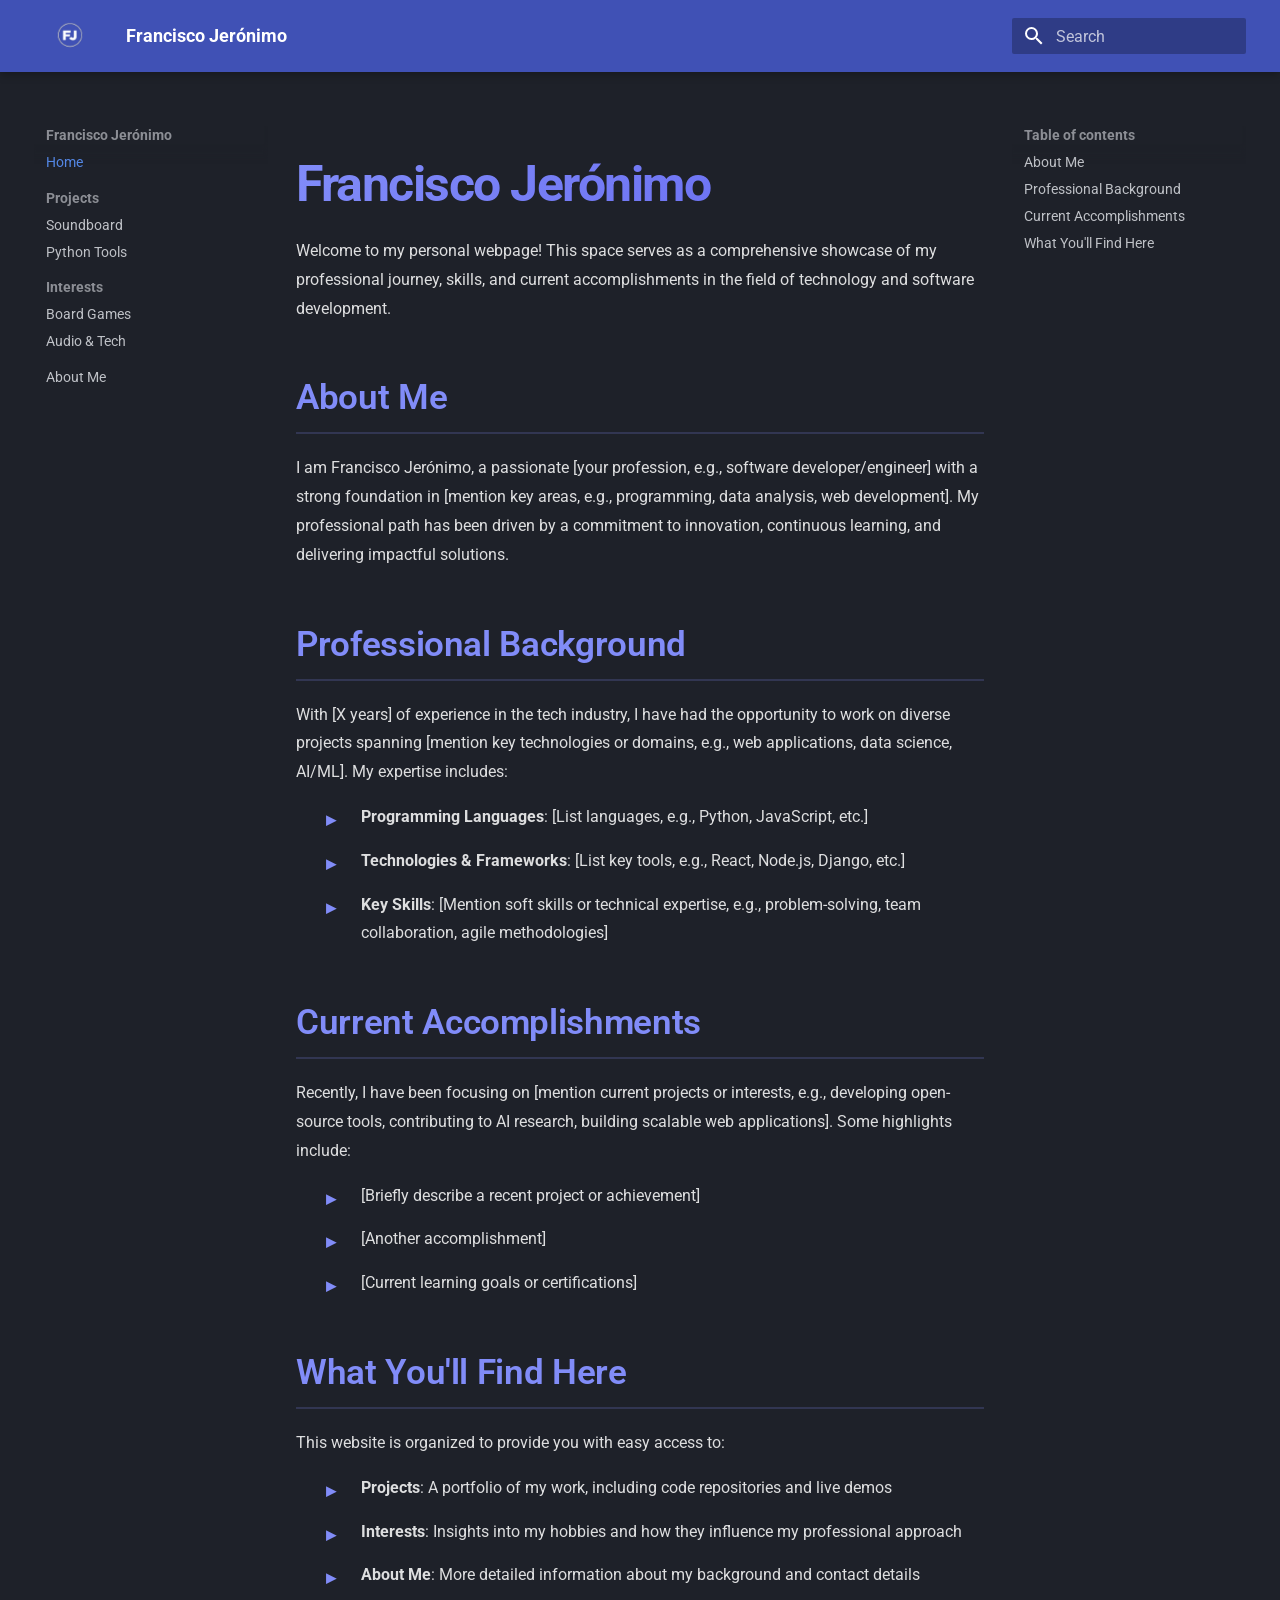
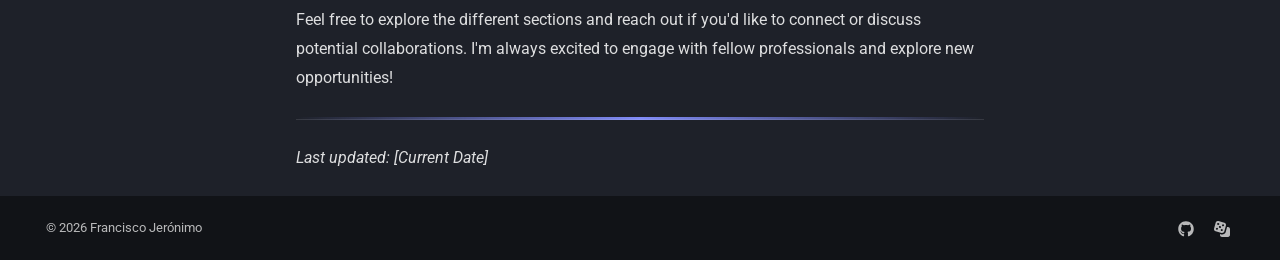
<file: index.html>
<!doctype html>
<html lang="en" class="no-js">
  <head>
    
      <meta charset="utf-8">
      <meta name="viewport" content="width=device-width,initial-scale=1">
      
        <meta name="description" content="Personal webpage of Francisco — projects, interests, and more.">
      
      
      
        <link rel="canonical" href="https://franciscojeronimo.github.io/fjmmcj-online/">
      
      
      
      
        
      
      
      <link rel="icon" href="assets/images/favicon_v1.png">
      <meta name="generator" content="mkdocs-1.6.1, mkdocs-material-9.7.6">
    
    
      
        <title>Francisco Jerónimo</title>
      
    
    
      <link rel="stylesheet" href="assets/stylesheets/main.484c7ddc.min.css">
      
        
        <link rel="stylesheet" href="assets/stylesheets/palette.ab4e12ef.min.css">
      
      


    
    
      
    
    
      
        
        
        <link rel="preconnect" href="https://fonts.gstatic.com" crossorigin>
        <link rel="stylesheet" href="https://fonts.googleapis.com/css?family=Roboto:300,300i,400,400i,700,700i%7CRoboto+Mono:400,400i,700,700i&display=fallback">
        <style>:root{--md-text-font:"Roboto";--md-code-font:"Roboto Mono"}</style>
      
    
    
      <link rel="stylesheet" href="assets/stylesheets/extra.css">
    
    <script>__md_scope=new URL(".",location),__md_hash=e=>[...e].reduce(((e,_)=>(e<<5)-e+_.charCodeAt(0)),0),__md_get=(e,_=localStorage,t=__md_scope)=>JSON.parse(_.getItem(t.pathname+"."+e)),__md_set=(e,_,t=localStorage,a=__md_scope)=>{try{t.setItem(a.pathname+"."+e,JSON.stringify(_))}catch(e){}}</script>
    
      

    
    
  </head>
  
  
    
    
    
    
    
    <body dir="ltr" data-md-color-scheme="slate" data-md-color-primary="indigo" data-md-color-accent="deep-purple">
  
    
    <input class="md-toggle" data-md-toggle="drawer" type="checkbox" id="__drawer" autocomplete="off">
    <input class="md-toggle" data-md-toggle="search" type="checkbox" id="__search" autocomplete="off">
    <label class="md-overlay" for="__drawer"></label>
    <div data-md-component="skip">
      
        
        <a href="#francisco-jeronimo" class="md-skip">
          Skip to content
        </a>
      
    </div>
    <div data-md-component="announce">
      
    </div>
    
    
      

  

<header class="md-header md-header--shadow" data-md-component="header">
  <nav class="md-header__inner md-grid" aria-label="Header">
    <a href="." title="Francisco Jerónimo" class="md-header__button md-logo" aria-label="Francisco Jerónimo" data-md-component="logo">
      
  <img src="assets/images/log_v1.png" alt="logo">

    </a>
    <label class="md-header__button md-icon" for="__drawer">
      
      <svg xmlns="http://www.w3.org/2000/svg" viewBox="0 0 24 24"><path d="M3 6h18v2H3zm0 5h18v2H3zm0 5h18v2H3z"/></svg>
    </label>
    <div class="md-header__title" data-md-component="header-title">
      <div class="md-header__ellipsis">
        <div class="md-header__topic">
          <span class="md-ellipsis">
            Francisco Jerónimo
          </span>
        </div>
        <div class="md-header__topic" data-md-component="header-topic">
          <span class="md-ellipsis">
            
              Home
            
          </span>
        </div>
      </div>
    </div>
    
      
    
    
    
    
      
      
        <label class="md-header__button md-icon" for="__search">
          
          <svg xmlns="http://www.w3.org/2000/svg" viewBox="0 0 24 24"><path d="M9.5 3A6.5 6.5 0 0 1 16 9.5c0 1.61-.59 3.09-1.56 4.23l.27.27h.79l5 5-1.5 1.5-5-5v-.79l-.27-.27A6.52 6.52 0 0 1 9.5 16 6.5 6.5 0 0 1 3 9.5 6.5 6.5 0 0 1 9.5 3m0 2C7 5 5 7 5 9.5S7 14 9.5 14 14 12 14 9.5 12 5 9.5 5"/></svg>
        </label>
        <div class="md-search" data-md-component="search" role="dialog">
  <label class="md-search__overlay" for="__search"></label>
  <div class="md-search__inner" role="search">
    <form class="md-search__form" name="search">
      <input type="text" class="md-search__input" name="query" aria-label="Search" placeholder="Search" autocapitalize="off" autocorrect="off" autocomplete="off" spellcheck="false" data-md-component="search-query" required>
      <label class="md-search__icon md-icon" for="__search">
        
        <svg xmlns="http://www.w3.org/2000/svg" viewBox="0 0 24 24"><path d="M9.5 3A6.5 6.5 0 0 1 16 9.5c0 1.61-.59 3.09-1.56 4.23l.27.27h.79l5 5-1.5 1.5-5-5v-.79l-.27-.27A6.52 6.52 0 0 1 9.5 16 6.5 6.5 0 0 1 3 9.5 6.5 6.5 0 0 1 9.5 3m0 2C7 5 5 7 5 9.5S7 14 9.5 14 14 12 14 9.5 12 5 9.5 5"/></svg>
        
        <svg xmlns="http://www.w3.org/2000/svg" viewBox="0 0 24 24"><path d="M20 11v2H8l5.5 5.5-1.42 1.42L4.16 12l7.92-7.92L13.5 5.5 8 11z"/></svg>
      </label>
      <nav class="md-search__options" aria-label="Search">
        
        <button type="reset" class="md-search__icon md-icon" title="Clear" aria-label="Clear" tabindex="-1">
          
          <svg xmlns="http://www.w3.org/2000/svg" viewBox="0 0 24 24"><path d="M19 6.41 17.59 5 12 10.59 6.41 5 5 6.41 10.59 12 5 17.59 6.41 19 12 13.41 17.59 19 19 17.59 13.41 12z"/></svg>
        </button>
      </nav>
      
    </form>
    <div class="md-search__output">
      <div class="md-search__scrollwrap" tabindex="0" data-md-scrollfix>
        <div class="md-search-result" data-md-component="search-result">
          <div class="md-search-result__meta">
            Initializing search
          </div>
          <ol class="md-search-result__list" role="presentation"></ol>
        </div>
      </div>
    </div>
  </div>
</div>
      
    
    
  </nav>
  
</header>
    
    <div class="md-container" data-md-component="container">
      
      
        
          
        
      
      <main class="md-main" data-md-component="main">
        <div class="md-main__inner md-grid">
          
            
              
              <div class="md-sidebar md-sidebar--primary" data-md-component="sidebar" data-md-type="navigation" >
                <div class="md-sidebar__scrollwrap">
                  <div class="md-sidebar__inner">
                    



<nav class="md-nav md-nav--primary" aria-label="Navigation" data-md-level="0">
  <label class="md-nav__title" for="__drawer">
    <a href="." title="Francisco Jerónimo" class="md-nav__button md-logo" aria-label="Francisco Jerónimo" data-md-component="logo">
      
  <img src="assets/images/log_v1.png" alt="logo">

    </a>
    Francisco Jerónimo
  </label>
  
  <ul class="md-nav__list" data-md-scrollfix>
    
      
      
  
  
    
  
  
  
    <li class="md-nav__item md-nav__item--active">
      
      <input class="md-nav__toggle md-toggle" type="checkbox" id="__toc">
      
      
        
      
      
        <label class="md-nav__link md-nav__link--active" for="__toc">
          
  
  
  <span class="md-ellipsis">
    
  
    Home
  

    
  </span>
  
  

          <span class="md-nav__icon md-icon"></span>
        </label>
      
      <a href="." class="md-nav__link md-nav__link--active">
        
  
  
  <span class="md-ellipsis">
    
  
    Home
  

    
  </span>
  
  

      </a>
      
        

<nav class="md-nav md-nav--secondary" aria-label="Table of contents">
  
  
  
    
  
  
    <label class="md-nav__title" for="__toc">
      <span class="md-nav__icon md-icon"></span>
      Table of contents
    </label>
    <ul class="md-nav__list" data-md-component="toc" data-md-scrollfix>
      
        <li class="md-nav__item">
  <a href="#about-me" class="md-nav__link">
    <span class="md-ellipsis">
      
        About Me
      
    </span>
  </a>
  
</li>
      
        <li class="md-nav__item">
  <a href="#professional-background" class="md-nav__link">
    <span class="md-ellipsis">
      
        Professional Background
      
    </span>
  </a>
  
</li>
      
        <li class="md-nav__item">
  <a href="#current-accomplishments" class="md-nav__link">
    <span class="md-ellipsis">
      
        Current Accomplishments
      
    </span>
  </a>
  
</li>
      
        <li class="md-nav__item">
  <a href="#what-youll-find-here" class="md-nav__link">
    <span class="md-ellipsis">
      
        What You'll Find Here
      
    </span>
  </a>
  
</li>
      
    </ul>
  
</nav>
      
    </li>
  

    
      
      
  
  
  
  
    
    
    
    
      
        
        
      
    
    
    <li class="md-nav__item md-nav__item--section md-nav__item--nested">
      
        
        
          
        
        <input class="md-nav__toggle md-toggle md-toggle--indeterminate" type="checkbox" id="__nav_2" >
        
          
          <label class="md-nav__link" for="__nav_2" id="__nav_2_label" tabindex="">
            
  
  
  <span class="md-ellipsis">
    
  
    Projects
  

    
  </span>
  
  

            <span class="md-nav__icon md-icon"></span>
          </label>
        
        <nav class="md-nav" data-md-level="1" aria-labelledby="__nav_2_label" aria-expanded="false">
          <label class="md-nav__title" for="__nav_2">
            <span class="md-nav__icon md-icon"></span>
            
  
    Projects
  

          </label>
          <ul class="md-nav__list" data-md-scrollfix>
            
              
                
  
  
  
  
    <li class="md-nav__item">
      <a href="projects/soundboard.md" class="md-nav__link">
        
  
  
  <span class="md-ellipsis">
    
  
    Soundboard
  

    
  </span>
  
  

      </a>
    </li>
  

              
            
              
                
  
  
  
  
    <li class="md-nav__item">
      <a href="projects/python-tools.md" class="md-nav__link">
        
  
  
  <span class="md-ellipsis">
    
  
    Python Tools
  

    
  </span>
  
  

      </a>
    </li>
  

              
            
          </ul>
        </nav>
      
    </li>
  

    
      
      
  
  
  
  
    
    
    
    
      
        
        
      
    
    
    <li class="md-nav__item md-nav__item--section md-nav__item--nested">
      
        
        
          
        
        <input class="md-nav__toggle md-toggle md-toggle--indeterminate" type="checkbox" id="__nav_3" >
        
          
          <label class="md-nav__link" for="__nav_3" id="__nav_3_label" tabindex="">
            
  
  
  <span class="md-ellipsis">
    
  
    Interests
  

    
  </span>
  
  

            <span class="md-nav__icon md-icon"></span>
          </label>
        
        <nav class="md-nav" data-md-level="1" aria-labelledby="__nav_3_label" aria-expanded="false">
          <label class="md-nav__title" for="__nav_3">
            <span class="md-nav__icon md-icon"></span>
            
  
    Interests
  

          </label>
          <ul class="md-nav__list" data-md-scrollfix>
            
              
                
  
  
  
  
    <li class="md-nav__item">
      <a href="interests/board-games.md" class="md-nav__link">
        
  
  
  <span class="md-ellipsis">
    
  
    Board Games
  

    
  </span>
  
  

      </a>
    </li>
  

              
            
              
                
  
  
  
  
    <li class="md-nav__item">
      <a href="interests/audio-tech.md" class="md-nav__link">
        
  
  
  <span class="md-ellipsis">
    
  
    Audio & Tech
  

    
  </span>
  
  

      </a>
    </li>
  

              
            
          </ul>
        </nav>
      
    </li>
  

    
      
      
  
  
  
  
    <li class="md-nav__item">
      <a href="about.md" class="md-nav__link">
        
  
  
  <span class="md-ellipsis">
    
  
    About Me
  

    
  </span>
  
  

      </a>
    </li>
  

    
  </ul>
</nav>
                  </div>
                </div>
              </div>
            
            
              
              <div class="md-sidebar md-sidebar--secondary" data-md-component="sidebar" data-md-type="toc" >
                <div class="md-sidebar__scrollwrap">
                  <div class="md-sidebar__inner">
                    

<nav class="md-nav md-nav--secondary" aria-label="Table of contents">
  
  
  
    
  
  
    <label class="md-nav__title" for="__toc">
      <span class="md-nav__icon md-icon"></span>
      Table of contents
    </label>
    <ul class="md-nav__list" data-md-component="toc" data-md-scrollfix>
      
        <li class="md-nav__item">
  <a href="#about-me" class="md-nav__link">
    <span class="md-ellipsis">
      
        About Me
      
    </span>
  </a>
  
</li>
      
        <li class="md-nav__item">
  <a href="#professional-background" class="md-nav__link">
    <span class="md-ellipsis">
      
        Professional Background
      
    </span>
  </a>
  
</li>
      
        <li class="md-nav__item">
  <a href="#current-accomplishments" class="md-nav__link">
    <span class="md-ellipsis">
      
        Current Accomplishments
      
    </span>
  </a>
  
</li>
      
        <li class="md-nav__item">
  <a href="#what-youll-find-here" class="md-nav__link">
    <span class="md-ellipsis">
      
        What You'll Find Here
      
    </span>
  </a>
  
</li>
      
    </ul>
  
</nav>
                  </div>
                </div>
              </div>
            
          
          
            <div class="md-content" data-md-component="content">
              
              <article class="md-content__inner md-typeset">
                
                  



<h1 id="francisco-jeronimo">Francisco Jerónimo<a class="headerlink" href="#francisco-jeronimo" title="Permanent link">&para;</a></h1>
<p>Welcome to my personal webpage! This space serves as a comprehensive showcase of my professional journey, skills, and current accomplishments in the field of technology and software development.</p>
<h2 id="about-me">About Me<a class="headerlink" href="#about-me" title="Permanent link">&para;</a></h2>
<p>I am Francisco Jerónimo, a passionate [your profession, e.g., software developer/engineer] with a strong foundation in [mention key areas, e.g., programming, data analysis, web development]. My professional path has been driven by a commitment to innovation, continuous learning, and delivering impactful solutions.</p>
<h2 id="professional-background">Professional Background<a class="headerlink" href="#professional-background" title="Permanent link">&para;</a></h2>
<p>With [X years] of experience in the tech industry, I have had the opportunity to work on diverse projects spanning [mention key technologies or domains, e.g., web applications, data science, AI/ML]. My expertise includes:</p>
<ul>
<li><strong>Programming Languages</strong>: [List languages, e.g., Python, JavaScript, etc.]</li>
<li><strong>Technologies &amp; Frameworks</strong>: [List key tools, e.g., React, Node.js, Django, etc.]</li>
<li><strong>Key Skills</strong>: [Mention soft skills or technical expertise, e.g., problem-solving, team collaboration, agile methodologies]</li>
</ul>
<h2 id="current-accomplishments">Current Accomplishments<a class="headerlink" href="#current-accomplishments" title="Permanent link">&para;</a></h2>
<p>Recently, I have been focusing on [mention current projects or interests, e.g., developing open-source tools, contributing to AI research, building scalable web applications]. Some highlights include:</p>
<ul>
<li>[Briefly describe a recent project or achievement]</li>
<li>[Another accomplishment]</li>
<li>[Current learning goals or certifications]</li>
</ul>
<h2 id="what-youll-find-here">What You'll Find Here<a class="headerlink" href="#what-youll-find-here" title="Permanent link">&para;</a></h2>
<p>This website is organized to provide you with easy access to:</p>
<ul>
<li><strong>Projects</strong>: A portfolio of my work, including code repositories and live demos</li>
<li><strong>Interests</strong>: Insights into my hobbies and how they influence my professional approach</li>
<li><strong>About Me</strong>: More detailed information about my background and contact details</li>
</ul>
<p>Feel free to explore the different sections and reach out if you'd like to connect or discuss potential collaborations. I'm always excited to engage with fellow professionals and explore new opportunities!</p>
<hr />
<p><em>Last updated: [Current Date]</em> </p>












                
              </article>
            </div>
          
          
<script>var target=document.getElementById(location.hash.slice(1));target&&target.name&&(target.checked=target.name.startsWith("__tabbed_"))</script>
        </div>
        
      </main>
      
        <footer class="md-footer">
  
  <div class="md-footer-meta md-typeset">
    <div class="md-footer-meta__inner md-grid">
      <div class="md-copyright">
  
    <div class="md-copyright__highlight">
      © 2026 Francisco Jerónimo
    </div>
  
  
</div>
      
        
<div class="md-social">
  
    
    
    
    
      
      
    
    <a href="https://github.com/franciscojeronimo" target="_blank" rel="noopener" title="github.com" class="md-social__link">
      <svg xmlns="http://www.w3.org/2000/svg" viewBox="0 0 512 512"><!--! Font Awesome Free 7.1.0 by @fontawesome - https://fontawesome.com License - https://fontawesome.com/license/free (Icons: CC BY 4.0, Fonts: SIL OFL 1.1, Code: MIT License) Copyright 2025 Fonticons, Inc.--><path d="M173.9 397.4c0 2-2.3 3.6-5.2 3.6-3.3.3-5.6-1.3-5.6-3.6 0-2 2.3-3.6 5.2-3.6 3-.3 5.6 1.3 5.6 3.6m-31.1-4.5c-.7 2 1.3 4.3 4.3 4.9 2.6 1 5.6 0 6.2-2s-1.3-4.3-4.3-5.2c-2.6-.7-5.5.3-6.2 2.3m44.2-1.7c-2.9.7-4.9 2.6-4.6 4.9.3 2 2.9 3.3 5.9 2.6 2.9-.7 4.9-2.6 4.6-4.6-.3-1.9-3-3.2-5.9-2.9M252.8 8C114.1 8 8 113.3 8 252c0 110.9 69.8 205.8 169.5 239.2 12.8 2.3 17.3-5.6 17.3-12.1 0-6.2-.3-40.4-.3-61.4 0 0-70 15-84.7-29.8 0 0-11.4-29.1-27.8-36.6 0 0-22.9-15.7 1.6-15.4 0 0 24.9 2 38.6 25.8 21.9 38.6 58.6 27.5 72.9 20.9 2.3-16 8.8-27.1 16-33.7-55.9-6.2-112.3-14.3-112.3-110.5 0-27.5 7.6-41.3 23.6-58.9-2.6-6.5-11.1-33.3 2.6-67.9 20.9-6.5 69 27 69 27 20-5.6 41.5-8.5 62.8-8.5s42.8 2.9 62.8 8.5c0 0 48.1-33.6 69-27 13.7 34.7 5.2 61.4 2.6 67.9 16 17.7 25.8 31.5 25.8 58.9 0 96.5-58.9 104.2-114.8 110.5 9.2 7.9 17 22.9 17 46.4 0 33.7-.3 75.4-.3 83.6 0 6.5 4.6 14.4 17.3 12.1C436.2 457.8 504 362.9 504 252 504 113.3 391.5 8 252.8 8M105.2 352.9c-1.3 1-1 3.3.7 5.2 1.6 1.6 3.9 2.3 5.2 1 1.3-1 1-3.3-.7-5.2-1.6-1.6-3.9-2.3-5.2-1m-10.8-8.1c-.7 1.3.3 2.9 2.3 3.9 1.6 1 3.6.7 4.3-.7.7-1.3-.3-2.9-2.3-3.9-2-.6-3.6-.3-4.3.7m32.4 35.6c-1.6 1.3-1 4.3 1.3 6.2 2.3 2.3 5.2 2.6 6.5 1 1.3-1.3.7-4.3-1.3-6.2-2.2-2.3-5.2-2.6-6.5-1m-11.4-14.7c-1.6 1-1.6 3.6 0 5.9s4.3 3.3 5.6 2.3c1.6-1.3 1.6-3.9 0-6.2-1.4-2.3-4-3.3-5.6-2"/></svg>
    </a>
  
    
    
    
    
      
      
    
    <a href="https://boardgamegeek.com" target="_blank" rel="noopener" title="boardgamegeek.com" class="md-social__link">
      <svg xmlns="http://www.w3.org/2000/svg" viewBox="0 0 512 512"><!--! Font Awesome Free 7.1.0 by @fontawesome - https://fontawesome.com License - https://fontawesome.com/license/free (Icons: CC BY 4.0, Fonts: SIL OFL 1.1, Code: MIT License) Copyright 2025 Fonticons, Inc.--><path d="M141.4 2.3C103-8 63.5 14.8 53.3 53.2L2.5 242.7c-10.3 38.4 12.5 77.9 50.9 88.2l189.5 50.8c38.4 10.3 77.9-12.5 88.2-50.9l50.8-189.5c10.3-38.4-12.5-77.9-50.9-88.2zm23 205.7a32 32 0 1 1 55.4-32 32 32 0 1 1-55.4 32m-85.2 12.3a32 32 0 1 1 32 55.4 32 32 0 1 1-32-55.4m185 96.4a32 32 0 1 1-32-55.4 32 32 0 1 1 32 55.4m9-208.4a32 32 0 1 1 32 55.4 32 32 0 1 1-32-55.4m-121 14.4a32 32 0 1 1-32-55.4 32 32 0 1 1 32 55.4M418 192l-40.6 151.2c-17.2 64-83 102-147 84.9l-38.3-10.3V448c0 35.3 28.7 64 64 64h192c35.3 0 64-28.7 64-64V256c0-35.3-28.7-64-64-64z"/></svg>
    </a>
  
</div>
      
    </div>
  </div>
</footer>
      
    </div>
    <div class="md-dialog" data-md-component="dialog">
      <div class="md-dialog__inner md-typeset"></div>
    </div>
    
    
    
      
      
      <script id="__config" type="application/json">{"annotate": null, "base": ".", "features": ["navigation.instant", "navigation.sections", "navigation.expand", "content.code.copy", "content.action.edit"], "search": "assets/javascripts/workers/search.2c215733.min.js", "tags": null, "translations": {"clipboard.copied": "Copied to clipboard", "clipboard.copy": "Copy to clipboard", "search.result.more.one": "1 more on this page", "search.result.more.other": "# more on this page", "search.result.none": "No matching documents", "search.result.one": "1 matching document", "search.result.other": "# matching documents", "search.result.placeholder": "Type to start searching", "search.result.term.missing": "Missing", "select.version": "Select version"}, "version": null}</script>
    
    
      <script src="assets/javascripts/bundle.79ae519e.min.js"></script>
      
    
  </body>
</html>
</file>
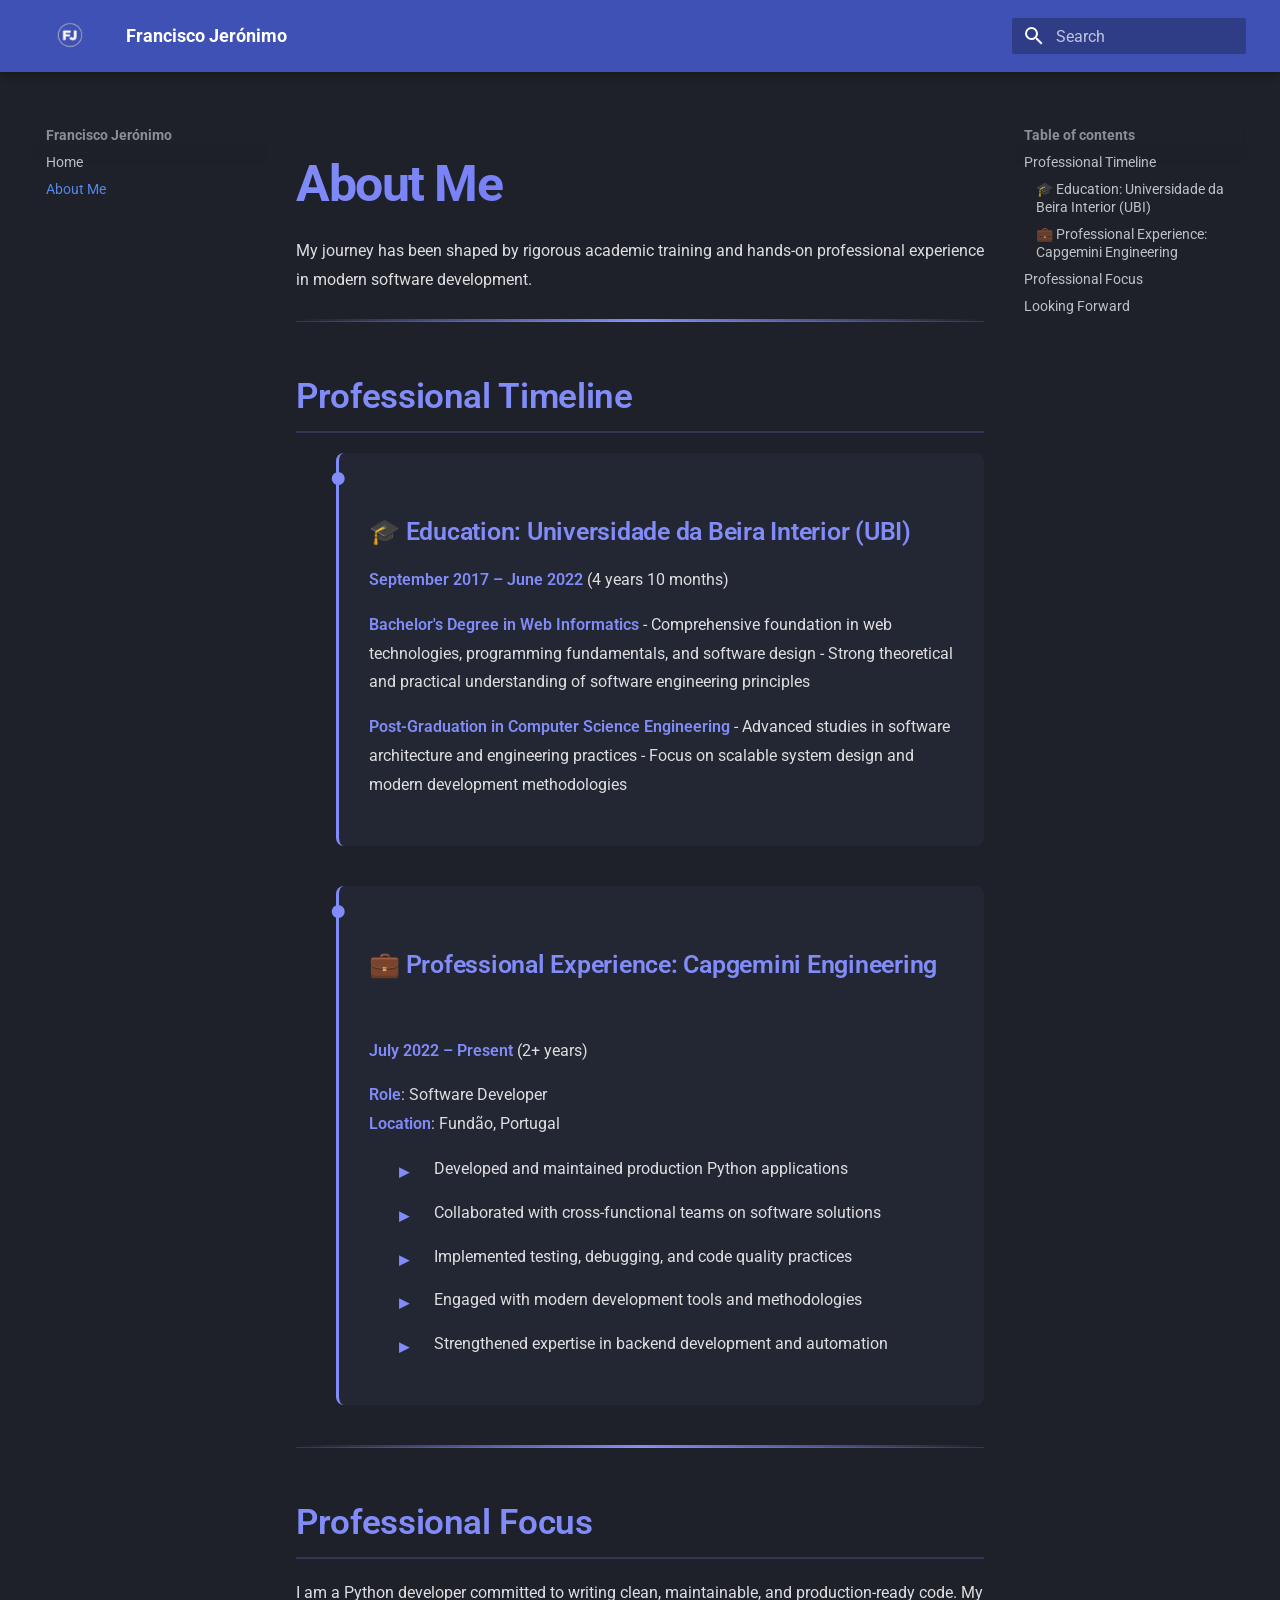
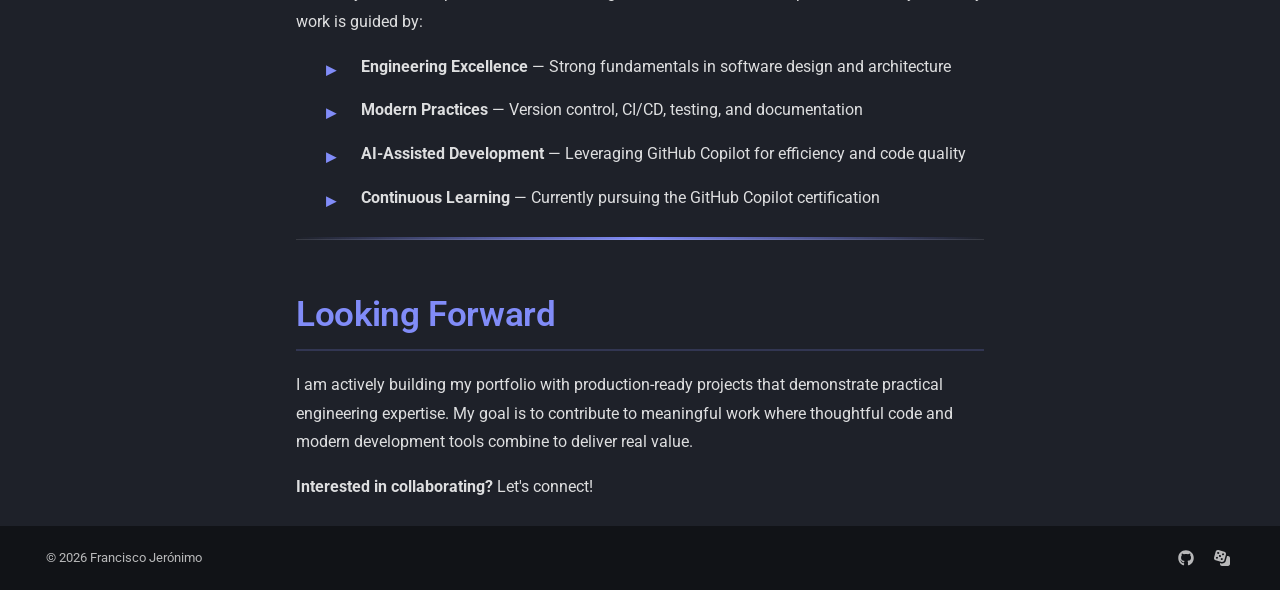
<file: about/index.html>
<!doctype html>
<html lang="en" class="no-js">
  <head>
    
      <meta charset="utf-8">
      <meta name="viewport" content="width=device-width,initial-scale=1">
      
        <meta name="description" content="Personal webpage of Francisco — professional portfolio and developer profile.">
      
      
      
        <link rel="canonical" href="https://franciscojeronimo.github.io/fjmmcj-online/about/">
      
      
        <link rel="prev" href="..">
      
      
      
        
      
      
      <link rel="icon" href="../assets/images/favicon_v1.png">
      <meta name="generator" content="mkdocs-1.6.1, mkdocs-material-9.7.6">
    
    
      
        <title>About Me - Francisco Jerónimo</title>
      
    
    
      <link rel="stylesheet" href="../assets/stylesheets/main.484c7ddc.min.css">
      
        
        <link rel="stylesheet" href="../assets/stylesheets/palette.ab4e12ef.min.css">
      
      


    
    
      
    
    
      
        
        
        <link rel="preconnect" href="https://fonts.gstatic.com" crossorigin>
        <link rel="stylesheet" href="https://fonts.googleapis.com/css?family=Roboto:300,300i,400,400i,700,700i%7CRoboto+Mono:400,400i,700,700i&display=fallback">
        <style>:root{--md-text-font:"Roboto";--md-code-font:"Roboto Mono"}</style>
      
    
    
      <link rel="stylesheet" href="../assets/stylesheets/extra.css">
    
    <script>__md_scope=new URL("..",location),__md_hash=e=>[...e].reduce(((e,_)=>(e<<5)-e+_.charCodeAt(0)),0),__md_get=(e,_=localStorage,t=__md_scope)=>JSON.parse(_.getItem(t.pathname+"."+e)),__md_set=(e,_,t=localStorage,a=__md_scope)=>{try{t.setItem(a.pathname+"."+e,JSON.stringify(_))}catch(e){}}</script>
    
      

    
    
  </head>
  
  
    
    
    
    
    
    <body dir="ltr" data-md-color-scheme="slate" data-md-color-primary="indigo" data-md-color-accent="deep-purple">
  
    
    <input class="md-toggle" data-md-toggle="drawer" type="checkbox" id="__drawer" autocomplete="off">
    <input class="md-toggle" data-md-toggle="search" type="checkbox" id="__search" autocomplete="off">
    <label class="md-overlay" for="__drawer"></label>
    <div data-md-component="skip">
      
        
        <a href="#about-me" class="md-skip">
          Skip to content
        </a>
      
    </div>
    <div data-md-component="announce">
      
    </div>
    
    
      

  

<header class="md-header md-header--shadow" data-md-component="header">
  <nav class="md-header__inner md-grid" aria-label="Header">
    <a href=".." title="Francisco Jerónimo" class="md-header__button md-logo" aria-label="Francisco Jerónimo" data-md-component="logo">
      
  <img src="../assets/images/log_v1.png" alt="logo">

    </a>
    <label class="md-header__button md-icon" for="__drawer">
      
      <svg xmlns="http://www.w3.org/2000/svg" viewBox="0 0 24 24"><path d="M3 6h18v2H3zm0 5h18v2H3zm0 5h18v2H3z"/></svg>
    </label>
    <div class="md-header__title" data-md-component="header-title">
      <div class="md-header__ellipsis">
        <div class="md-header__topic">
          <span class="md-ellipsis">
            Francisco Jerónimo
          </span>
        </div>
        <div class="md-header__topic" data-md-component="header-topic">
          <span class="md-ellipsis">
            
              About Me
            
          </span>
        </div>
      </div>
    </div>
    
      
    
    
    
    
      
      
        <label class="md-header__button md-icon" for="__search">
          
          <svg xmlns="http://www.w3.org/2000/svg" viewBox="0 0 24 24"><path d="M9.5 3A6.5 6.5 0 0 1 16 9.5c0 1.61-.59 3.09-1.56 4.23l.27.27h.79l5 5-1.5 1.5-5-5v-.79l-.27-.27A6.52 6.52 0 0 1 9.5 16 6.5 6.5 0 0 1 3 9.5 6.5 6.5 0 0 1 9.5 3m0 2C7 5 5 7 5 9.5S7 14 9.5 14 14 12 14 9.5 12 5 9.5 5"/></svg>
        </label>
        <div class="md-search" data-md-component="search" role="dialog">
  <label class="md-search__overlay" for="__search"></label>
  <div class="md-search__inner" role="search">
    <form class="md-search__form" name="search">
      <input type="text" class="md-search__input" name="query" aria-label="Search" placeholder="Search" autocapitalize="off" autocorrect="off" autocomplete="off" spellcheck="false" data-md-component="search-query" required>
      <label class="md-search__icon md-icon" for="__search">
        
        <svg xmlns="http://www.w3.org/2000/svg" viewBox="0 0 24 24"><path d="M9.5 3A6.5 6.5 0 0 1 16 9.5c0 1.61-.59 3.09-1.56 4.23l.27.27h.79l5 5-1.5 1.5-5-5v-.79l-.27-.27A6.52 6.52 0 0 1 9.5 16 6.5 6.5 0 0 1 3 9.5 6.5 6.5 0 0 1 9.5 3m0 2C7 5 5 7 5 9.5S7 14 9.5 14 14 12 14 9.5 12 5 9.5 5"/></svg>
        
        <svg xmlns="http://www.w3.org/2000/svg" viewBox="0 0 24 24"><path d="M20 11v2H8l5.5 5.5-1.42 1.42L4.16 12l7.92-7.92L13.5 5.5 8 11z"/></svg>
      </label>
      <nav class="md-search__options" aria-label="Search">
        
        <button type="reset" class="md-search__icon md-icon" title="Clear" aria-label="Clear" tabindex="-1">
          
          <svg xmlns="http://www.w3.org/2000/svg" viewBox="0 0 24 24"><path d="M19 6.41 17.59 5 12 10.59 6.41 5 5 6.41 10.59 12 5 17.59 6.41 19 12 13.41 17.59 19 19 17.59 13.41 12z"/></svg>
        </button>
      </nav>
      
    </form>
    <div class="md-search__output">
      <div class="md-search__scrollwrap" tabindex="0" data-md-scrollfix>
        <div class="md-search-result" data-md-component="search-result">
          <div class="md-search-result__meta">
            Initializing search
          </div>
          <ol class="md-search-result__list" role="presentation"></ol>
        </div>
      </div>
    </div>
  </div>
</div>
      
    
    
  </nav>
  
</header>
    
    <div class="md-container" data-md-component="container">
      
      
        
          
        
      
      <main class="md-main" data-md-component="main">
        <div class="md-main__inner md-grid">
          
            
              
              <div class="md-sidebar md-sidebar--primary" data-md-component="sidebar" data-md-type="navigation" >
                <div class="md-sidebar__scrollwrap">
                  <div class="md-sidebar__inner">
                    



<nav class="md-nav md-nav--primary" aria-label="Navigation" data-md-level="0">
  <label class="md-nav__title" for="__drawer">
    <a href=".." title="Francisco Jerónimo" class="md-nav__button md-logo" aria-label="Francisco Jerónimo" data-md-component="logo">
      
  <img src="../assets/images/log_v1.png" alt="logo">

    </a>
    Francisco Jerónimo
  </label>
  
  <ul class="md-nav__list" data-md-scrollfix>
    
      
      
  
  
  
  
    <li class="md-nav__item">
      <a href=".." class="md-nav__link">
        
  
  
  <span class="md-ellipsis">
    
  
    Home
  

    
  </span>
  
  

      </a>
    </li>
  

    
      
      
  
  
    
  
  
  
    <li class="md-nav__item md-nav__item--active">
      
      <input class="md-nav__toggle md-toggle" type="checkbox" id="__toc">
      
      
        
      
      
        <label class="md-nav__link md-nav__link--active" for="__toc">
          
  
  
  <span class="md-ellipsis">
    
  
    About Me
  

    
  </span>
  
  

          <span class="md-nav__icon md-icon"></span>
        </label>
      
      <a href="./" class="md-nav__link md-nav__link--active">
        
  
  
  <span class="md-ellipsis">
    
  
    About Me
  

    
  </span>
  
  

      </a>
      
        

<nav class="md-nav md-nav--secondary" aria-label="Table of contents">
  
  
  
    
  
  
    <label class="md-nav__title" for="__toc">
      <span class="md-nav__icon md-icon"></span>
      Table of contents
    </label>
    <ul class="md-nav__list" data-md-component="toc" data-md-scrollfix>
      
        <li class="md-nav__item">
  <a href="#professional-timeline" class="md-nav__link">
    <span class="md-ellipsis">
      
        Professional Timeline
      
    </span>
  </a>
  
    <nav class="md-nav" aria-label="Professional Timeline">
      <ul class="md-nav__list">
        
          <li class="md-nav__item">
  <a href="#education-universidade-da-beira-interior-ubi" class="md-nav__link">
    <span class="md-ellipsis">
      
        🎓 Education: Universidade da Beira Interior (UBI)
      
    </span>
  </a>
  
</li>
        
          <li class="md-nav__item">
  <a href="#professional-experience-capgemini-engineering" class="md-nav__link">
    <span class="md-ellipsis">
      
        💼 Professional Experience: Capgemini Engineering
      
    </span>
  </a>
  
</li>
        
      </ul>
    </nav>
  
</li>
      
        <li class="md-nav__item">
  <a href="#professional-focus" class="md-nav__link">
    <span class="md-ellipsis">
      
        Professional Focus
      
    </span>
  </a>
  
</li>
      
        <li class="md-nav__item">
  <a href="#looking-forward" class="md-nav__link">
    <span class="md-ellipsis">
      
        Looking Forward
      
    </span>
  </a>
  
</li>
      
    </ul>
  
</nav>
      
    </li>
  

    
  </ul>
</nav>
                  </div>
                </div>
              </div>
            
            
              
              <div class="md-sidebar md-sidebar--secondary" data-md-component="sidebar" data-md-type="toc" >
                <div class="md-sidebar__scrollwrap">
                  <div class="md-sidebar__inner">
                    

<nav class="md-nav md-nav--secondary" aria-label="Table of contents">
  
  
  
    
  
  
    <label class="md-nav__title" for="__toc">
      <span class="md-nav__icon md-icon"></span>
      Table of contents
    </label>
    <ul class="md-nav__list" data-md-component="toc" data-md-scrollfix>
      
        <li class="md-nav__item">
  <a href="#professional-timeline" class="md-nav__link">
    <span class="md-ellipsis">
      
        Professional Timeline
      
    </span>
  </a>
  
    <nav class="md-nav" aria-label="Professional Timeline">
      <ul class="md-nav__list">
        
          <li class="md-nav__item">
  <a href="#education-universidade-da-beira-interior-ubi" class="md-nav__link">
    <span class="md-ellipsis">
      
        🎓 Education: Universidade da Beira Interior (UBI)
      
    </span>
  </a>
  
</li>
        
          <li class="md-nav__item">
  <a href="#professional-experience-capgemini-engineering" class="md-nav__link">
    <span class="md-ellipsis">
      
        💼 Professional Experience: Capgemini Engineering
      
    </span>
  </a>
  
</li>
        
      </ul>
    </nav>
  
</li>
      
        <li class="md-nav__item">
  <a href="#professional-focus" class="md-nav__link">
    <span class="md-ellipsis">
      
        Professional Focus
      
    </span>
  </a>
  
</li>
      
        <li class="md-nav__item">
  <a href="#looking-forward" class="md-nav__link">
    <span class="md-ellipsis">
      
        Looking Forward
      
    </span>
  </a>
  
</li>
      
    </ul>
  
</nav>
                  </div>
                </div>
              </div>
            
          
          
            <div class="md-content" data-md-component="content">
              
              <article class="md-content__inner md-typeset">
                
                  



<h1 id="about-me">About Me<a class="headerlink" href="#about-me" title="Permanent link">&para;</a></h1>
<p>My journey has been shaped by rigorous academic training and hands-on professional experience in modern software development.</p>
<hr />
<h2 id="professional-timeline">Professional Timeline<a class="headerlink" href="#professional-timeline" title="Permanent link">&para;</a></h2>
<div class="timeline-item">
<h3 id="education-universidade-da-beira-interior-ubi">🎓 Education: Universidade da Beira Interior (UBI)<a class="headerlink" href="#education-universidade-da-beira-interior-ubi" title="Permanent link">&para;</a></h3>
<p><strong>September 2017 – June 2022</strong> (4 years 10 months)</p>
<p><strong>Bachelor's Degree in Web Informatics</strong>
- Comprehensive foundation in web technologies, programming fundamentals, and software design
- Strong theoretical and practical understanding of software engineering principles</p>
<p><strong>Post-Graduation in Computer Science Engineering</strong>
- Advanced studies in software architecture and engineering practices
- Focus on scalable system design and modern development methodologies</p>
</div>
<div class="timeline-item">
<h3 id="professional-experience-capgemini-engineering">💼 Professional Experience: Capgemini Engineering<a class="headerlink" href="#professional-experience-capgemini-engineering" title="Permanent link">&para;</a></h3>
<p><strong>July 2022 – Present</strong> (2+ years)</p>
<p><strong>Role</strong>: Software Developer<br />
<strong>Location</strong>: Fundão, Portugal</p>
<ul>
<li>Developed and maintained production Python applications</li>
<li>Collaborated with cross-functional teams on software solutions</li>
<li>Implemented testing, debugging, and code quality practices</li>
<li>Engaged with modern development tools and methodologies</li>
<li>Strengthened expertise in backend development and automation</li>
</ul>
</div>
<hr />
<h2 id="professional-focus">Professional Focus<a class="headerlink" href="#professional-focus" title="Permanent link">&para;</a></h2>
<p>I am a Python developer committed to writing clean, maintainable, and production-ready code. My work is guided by:</p>
<ul>
<li><strong>Engineering Excellence</strong> — Strong fundamentals in software design and architecture</li>
<li><strong>Modern Practices</strong> — Version control, CI/CD, testing, and documentation</li>
<li><strong>AI-Assisted Development</strong> — Leveraging GitHub Copilot for efficiency and code quality</li>
<li><strong>Continuous Learning</strong> — Currently pursuing the GitHub Copilot certification</li>
</ul>
<hr />
<h2 id="looking-forward">Looking Forward<a class="headerlink" href="#looking-forward" title="Permanent link">&para;</a></h2>
<p>I am actively building my portfolio with production-ready projects that demonstrate practical engineering expertise. My goal is to contribute to meaningful work where thoughtful code and modern development tools combine to deliver real value.</p>
<p><strong>Interested in collaborating?</strong> Let's connect!</p>












                
              </article>
            </div>
          
          
<script>var target=document.getElementById(location.hash.slice(1));target&&target.name&&(target.checked=target.name.startsWith("__tabbed_"))</script>
        </div>
        
      </main>
      
        <footer class="md-footer">
  
  <div class="md-footer-meta md-typeset">
    <div class="md-footer-meta__inner md-grid">
      <div class="md-copyright">
  
    <div class="md-copyright__highlight">
      © 2026 Francisco Jerónimo
    </div>
  
  
</div>
      
        
<div class="md-social">
  
    
    
    
    
      
      
    
    <a href="https://github.com/franciscojeronimo" target="_blank" rel="noopener" title="github.com" class="md-social__link">
      <svg xmlns="http://www.w3.org/2000/svg" viewBox="0 0 512 512"><!--! Font Awesome Free 7.1.0 by @fontawesome - https://fontawesome.com License - https://fontawesome.com/license/free (Icons: CC BY 4.0, Fonts: SIL OFL 1.1, Code: MIT License) Copyright 2025 Fonticons, Inc.--><path d="M173.9 397.4c0 2-2.3 3.6-5.2 3.6-3.3.3-5.6-1.3-5.6-3.6 0-2 2.3-3.6 5.2-3.6 3-.3 5.6 1.3 5.6 3.6m-31.1-4.5c-.7 2 1.3 4.3 4.3 4.9 2.6 1 5.6 0 6.2-2s-1.3-4.3-4.3-5.2c-2.6-.7-5.5.3-6.2 2.3m44.2-1.7c-2.9.7-4.9 2.6-4.6 4.9.3 2 2.9 3.3 5.9 2.6 2.9-.7 4.9-2.6 4.6-4.6-.3-1.9-3-3.2-5.9-2.9M252.8 8C114.1 8 8 113.3 8 252c0 110.9 69.8 205.8 169.5 239.2 12.8 2.3 17.3-5.6 17.3-12.1 0-6.2-.3-40.4-.3-61.4 0 0-70 15-84.7-29.8 0 0-11.4-29.1-27.8-36.6 0 0-22.9-15.7 1.6-15.4 0 0 24.9 2 38.6 25.8 21.9 38.6 58.6 27.5 72.9 20.9 2.3-16 8.8-27.1 16-33.7-55.9-6.2-112.3-14.3-112.3-110.5 0-27.5 7.6-41.3 23.6-58.9-2.6-6.5-11.1-33.3 2.6-67.9 20.9-6.5 69 27 69 27 20-5.6 41.5-8.5 62.8-8.5s42.8 2.9 62.8 8.5c0 0 48.1-33.6 69-27 13.7 34.7 5.2 61.4 2.6 67.9 16 17.7 25.8 31.5 25.8 58.9 0 96.5-58.9 104.2-114.8 110.5 9.2 7.9 17 22.9 17 46.4 0 33.7-.3 75.4-.3 83.6 0 6.5 4.6 14.4 17.3 12.1C436.2 457.8 504 362.9 504 252 504 113.3 391.5 8 252.8 8M105.2 352.9c-1.3 1-1 3.3.7 5.2 1.6 1.6 3.9 2.3 5.2 1 1.3-1 1-3.3-.7-5.2-1.6-1.6-3.9-2.3-5.2-1m-10.8-8.1c-.7 1.3.3 2.9 2.3 3.9 1.6 1 3.6.7 4.3-.7.7-1.3-.3-2.9-2.3-3.9-2-.6-3.6-.3-4.3.7m32.4 35.6c-1.6 1.3-1 4.3 1.3 6.2 2.3 2.3 5.2 2.6 6.5 1 1.3-1.3.7-4.3-1.3-6.2-2.2-2.3-5.2-2.6-6.5-1m-11.4-14.7c-1.6 1-1.6 3.6 0 5.9s4.3 3.3 5.6 2.3c1.6-1.3 1.6-3.9 0-6.2-1.4-2.3-4-3.3-5.6-2"/></svg>
    </a>
  
    
    
    
    
      
      
    
    <a href="https://boardgamegeek.com" target="_blank" rel="noopener" title="boardgamegeek.com" class="md-social__link">
      <svg xmlns="http://www.w3.org/2000/svg" viewBox="0 0 512 512"><!--! Font Awesome Free 7.1.0 by @fontawesome - https://fontawesome.com License - https://fontawesome.com/license/free (Icons: CC BY 4.0, Fonts: SIL OFL 1.1, Code: MIT License) Copyright 2025 Fonticons, Inc.--><path d="M141.4 2.3C103-8 63.5 14.8 53.3 53.2L2.5 242.7c-10.3 38.4 12.5 77.9 50.9 88.2l189.5 50.8c38.4 10.3 77.9-12.5 88.2-50.9l50.8-189.5c10.3-38.4-12.5-77.9-50.9-88.2zm23 205.7a32 32 0 1 1 55.4-32 32 32 0 1 1-55.4 32m-85.2 12.3a32 32 0 1 1 32 55.4 32 32 0 1 1-32-55.4m185 96.4a32 32 0 1 1-32-55.4 32 32 0 1 1 32 55.4m9-208.4a32 32 0 1 1 32 55.4 32 32 0 1 1-32-55.4m-121 14.4a32 32 0 1 1-32-55.4 32 32 0 1 1 32 55.4M418 192l-40.6 151.2c-17.2 64-83 102-147 84.9l-38.3-10.3V448c0 35.3 28.7 64 64 64h192c35.3 0 64-28.7 64-64V256c0-35.3-28.7-64-64-64z"/></svg>
    </a>
  
</div>
      
    </div>
  </div>
</footer>
      
    </div>
    <div class="md-dialog" data-md-component="dialog">
      <div class="md-dialog__inner md-typeset"></div>
    </div>
    
    
    
      
      
      <script id="__config" type="application/json">{"annotate": null, "base": "..", "features": ["navigation.instant", "navigation.sections", "navigation.expand", "content.code.copy", "content.action.edit"], "search": "../assets/javascripts/workers/search.2c215733.min.js", "tags": null, "translations": {"clipboard.copied": "Copied to clipboard", "clipboard.copy": "Copy to clipboard", "search.result.more.one": "1 more on this page", "search.result.more.other": "# more on this page", "search.result.none": "No matching documents", "search.result.one": "1 matching document", "search.result.other": "# matching documents", "search.result.placeholder": "Type to start searching", "search.result.term.missing": "Missing", "select.version": "Select version"}, "version": null}</script>
    
    
      <script src="../assets/javascripts/bundle.79ae519e.min.js"></script>
      
    
  </body>
</html>
</file>
<file: assets/stylesheets/extra.css>
/* Modern Design System */
:root {
  --color-accent-light: #818cf8;
  --color-accent-dark: #6366f1;
  --color-bg-card: rgba(129, 140, 248, 0.05);
  --color-border: rgba(129, 140, 248, 0.2);
}

/* Custom styles for larger logo */
.md-header__button.md-logo img {
  width: 48px;
  height: auto;
  transition: transform 0.3s ease;
}

.md-header__button.md-logo img:hover {
  transform: scale(1.05);
}

.md-nav__button.md-logo img {
  width: 48px;
  height: auto;
}

/* Modern Typography */
.md-typeset h1 {
  margin-top: 1.5rem;
  margin-bottom: 1rem;
  letter-spacing: -0.03em;
  font-size: 2.5rem;
  font-weight: 700;
  background: linear-gradient(135deg, #818cf8 0%, #6366f1 100%);
  -webkit-background-clip: text;
  -webkit-text-fill-color: transparent;
  background-clip: text;
}

.md-typeset h2 {
  margin-top: 2.5rem;
  margin-bottom: 1rem;
  font-size: 1.75rem;
  font-weight: 600;
  color: #818cf8;
  border-bottom: 2px solid rgba(129, 140, 248, 0.2);
  padding-bottom: 0.5rem;
}

.md-typeset h3 {
  margin-top: 1.5rem;
  margin-bottom: 0.75rem;
  font-size: 1.25rem;
  font-weight: 600;
  color: #818cf8;
}

.md-typeset h4 {
  margin-top: 1.25rem;
  margin-bottom: 0.75rem;
  font-size: 1rem;
  font-weight: 600;
  color: #818cf8;
}

.md-typeset p,
.md-typeset li {
  line-height: 1.8;
  color: rgba(255, 255, 255, 0.85);
}

/* Card-based layout for sections */
.md-typeset .admonition,
.md-typeset details {
  border-left: 4px solid #818cf8;
  background: var(--color-bg-card);
  border-radius: 8px;
  padding: 1.5rem;
  margin: 1.5rem 0;
  transition: all 0.3s ease;
  border: 1px solid var(--color-border);
}

.md-typeset .admonition:hover,
.md-typeset details:hover {
  background: rgba(129, 140, 248, 0.1);
  transform: translateX(4px);
}

/* Enhanced list styling */
.md-typeset ul {
  list-style: none;
  padding-left: 0;
}

.md-typeset ul li {
  padding-left: 1.75rem;
  margin-bottom: 0.75rem;
  position: relative;
}

.md-typeset ul li:before {
  content: "▸";
  position: absolute;
  left: 0;
  color: #818cf8;
  font-weight: bold;
  font-size: 1.2em;
}

/* Skill badges */
.skill-badge {
  display: inline-block;
  background: rgba(129, 140, 248, 0.15);
  border: 1px solid rgba(129, 140, 248, 0.4);
  color: #818cf8;
  padding: 0.4rem 0.9rem;
  border-radius: 20px;
  font-size: 0.9rem;
  margin: 0.35rem;
  transition: all 0.3s ease;
}

.skill-badge:hover {
  background: rgba(129, 140, 248, 0.25);
  border-color: #818cf8;
  transform: translateY(-2px);
}

/* Timeline styling */
.timeline-item {
  margin-left: 2rem;
  padding: 1.5rem;
  border-left: 3px solid #818cf8;
  background: var(--color-bg-card);
  border-radius: 8px;
  margin-bottom: 2rem;
  position: relative;
  transition: all 0.3s ease;
}

.timeline-item:before {
  content: "●";
  position: absolute;
  left: -10px;
  top: 0;
  font-size: 1.5rem;
  color: #818cf8;
}

.timeline-item:hover {
  background: rgba(129, 140, 248, 0.12);
  transform: translateX(4px);
}

.timeline-item strong {
  color: #818cf8;
  font-weight: 600;
}

/* CTA button styling */
.md-button {
  background: linear-gradient(135deg, #818cf8 0%, #6366f1 100%);
  color: white;
  border: none;
  transition: all 0.3s ease;
}

.md-button:hover {
  transform: translateY(-2px);
  box-shadow: 0 8px 16px rgba(129, 140, 248, 0.3);
}

/* Section dividers */
hr {
  border: none;
  height: 2px;
  background: linear-gradient(90deg, transparent, #818cf8, transparent);
  margin: 2rem 0;
}

/* Code block enhancement */
.md-typeset code {
  background: rgba(129, 140, 248, 0.1);
  color: #818cf8;
  padding: 0.2rem 0.4rem;
  border-radius: 4px;
  font-family: 'Fira Code', monospace;
}

.md-typeset pre code {
  background: transparent;
  color: inherit;
  padding: 0;
}
</file>
<file: assets/stylesheets/main.484c7ddc.min.css>
@charset "UTF-8";html{-webkit-text-size-adjust:none;-moz-text-size-adjust:none;text-size-adjust:none;box-sizing:border-box}*,:after,:before{box-sizing:inherit}@media (prefers-reduced-motion){*,:after,:before{transition:none!important}}body{margin:0}a,button,input,label{-webkit-tap-highlight-color:transparent}a{color:inherit;text-decoration:none}hr{border:0;box-sizing:initial;display:block;height:.05rem;overflow:visible;padding:0}small{font-size:80%}sub,sup{line-height:1em}img{border-style:none}table{border-collapse:initial;border-spacing:0}td,th{font-weight:400;vertical-align:top}button{background:#0000;border:0;font-family:inherit;font-size:inherit;margin:0;padding:0}input{border:0;outline:none}:root{--md-primary-fg-color:#4051b5;--md-primary-fg-color--light:#5d6cc0;--md-primary-fg-color--dark:#303fa1;--md-primary-bg-color:#fff;--md-primary-bg-color--light:#ffffffb3;--md-accent-fg-color:#526cfe;--md-accent-fg-color--transparent:#526cfe1a;--md-accent-bg-color:#fff;--md-accent-bg-color--light:#ffffffb3}[data-md-color-scheme=default]{color-scheme:light}[data-md-color-scheme=default] img[src$="#gh-dark-mode-only"],[data-md-color-scheme=default] img[src$="#only-dark"]{display:none}:root,[data-md-color-scheme=default]{--md-hue:225deg;--md-default-fg-color:#000000de;--md-default-fg-color--light:#0000008a;--md-default-fg-color--lighter:#00000052;--md-default-fg-color--lightest:#00000012;--md-default-bg-color:#fff;--md-default-bg-color--light:#ffffffb3;--md-default-bg-color--lighter:#ffffff4d;--md-default-bg-color--lightest:#ffffff1f;--md-code-fg-color:#36464e;--md-code-bg-color:#f5f5f5;--md-code-bg-color--light:#f5f5f5b3;--md-code-bg-color--lighter:#f5f5f54d;--md-code-hl-color:#4287ff;--md-code-hl-color--light:#4287ff1a;--md-code-hl-number-color:#d52a2a;--md-code-hl-special-color:#db1457;--md-code-hl-function-color:#a846b9;--md-code-hl-constant-color:#6e59d9;--md-code-hl-keyword-color:#3f6ec6;--md-code-hl-string-color:#1c7d4d;--md-code-hl-name-color:var(--md-code-fg-color);--md-code-hl-operator-color:var(--md-default-fg-color--light);--md-code-hl-punctuation-color:var(--md-default-fg-color--light);--md-code-hl-comment-color:var(--md-default-fg-color--light);--md-code-hl-generic-color:var(--md-default-fg-color--light);--md-code-hl-variable-color:var(--md-default-fg-color--light);--md-typeset-color:var(--md-default-fg-color);--md-typeset-a-color:var(--md-primary-fg-color);--md-typeset-del-color:#f5503d26;--md-typeset-ins-color:#0bd57026;--md-typeset-kbd-color:#fafafa;--md-typeset-kbd-accent-color:#fff;--md-typeset-kbd-border-color:#b8b8b8;--md-typeset-mark-color:#ffff0080;--md-typeset-table-color:#0000001f;--md-typeset-table-color--light:rgba(0,0,0,.035);--md-admonition-fg-color:var(--md-default-fg-color);--md-admonition-bg-color:var(--md-default-bg-color);--md-warning-fg-color:#000000de;--md-warning-bg-color:#ff9;--md-footer-fg-color:#fff;--md-footer-fg-color--light:#ffffffb3;--md-footer-fg-color--lighter:#ffffff73;--md-footer-bg-color:#000000de;--md-footer-bg-color--dark:#00000052;--md-shadow-z1:0 0.2rem 0.5rem #0000000d,0 0 0.05rem #0000001a;--md-shadow-z2:0 0.2rem 0.5rem #0000001a,0 0 0.05rem #00000040;--md-shadow-z3:0 0.2rem 0.5rem #0003,0 0 0.05rem #00000059}.md-icon svg{fill:currentcolor;display:block;height:1.2rem;width:1.2rem}body{-webkit-font-smoothing:antialiased;-moz-osx-font-smoothing:grayscale;--md-text-font-family:var(--md-text-font,_),-apple-system,BlinkMacSystemFont,Helvetica,Arial,sans-serif;--md-code-font-family:var(--md-code-font,_),SFMono-Regular,Consolas,Menlo,monospace}aside,body,input{font-feature-settings:"kern","liga";color:var(--md-typeset-color);font-family:var(--md-text-font-family)}code,kbd,pre{font-feature-settings:"kern";font-family:var(--md-code-font-family)}:root{--md-typeset-table-sort-icon:url('data:image/svg+xml;charset=utf-8,<svg xmlns="http://www.w3.org/2000/svg" viewBox="0 0 24 24"><path d="m18 21-4-4h3V7h-3l4-4 4 4h-3v10h3M2 19v-2h10v2M2 13v-2h7v2M2 7V5h4v2z"/></svg>');--md-typeset-table-sort-icon--asc:url('data:image/svg+xml;charset=utf-8,<svg xmlns="http://www.w3.org/2000/svg" viewBox="0 0 24 24"><path d="M19 17h3l-4 4-4-4h3V3h2M2 17h10v2H2M6 5v2H2V5m0 6h7v2H2z"/></svg>');--md-typeset-table-sort-icon--desc:url('data:image/svg+xml;charset=utf-8,<svg xmlns="http://www.w3.org/2000/svg" viewBox="0 0 24 24"><path d="M19 7h3l-4-4-4 4h3v14h2M2 17h10v2H2M6 5v2H2V5m0 6h7v2H2z"/></svg>')}.md-typeset{-webkit-print-color-adjust:exact;color-adjust:exact;font-size:.8rem;line-height:1.6;overflow-wrap:break-word}@media print{.md-typeset{font-size:.68rem}}.md-typeset blockquote,.md-typeset dl,.md-typeset figure,.md-typeset ol,.md-typeset pre,.md-typeset ul{margin-bottom:1em;margin-top:1em}.md-typeset h1{color:var(--md-default-fg-color--light);font-size:2em;line-height:1.3;margin:0 0 1.25em}.md-typeset h1,.md-typeset h2{font-weight:300;letter-spacing:-.01em}.md-typeset h2{font-size:1.5625em;line-height:1.4;margin:1.6em 0 .64em}.md-typeset h3{font-size:1.25em;font-weight:400;letter-spacing:-.01em;line-height:1.5;margin:1.6em 0 .8em}.md-typeset h2+h3{margin-top:.8em}.md-typeset h4{font-weight:700;letter-spacing:-.01em;margin:1em 0}.md-typeset h5,.md-typeset h6{color:var(--md-default-fg-color--light);font-size:.8em;font-weight:700;letter-spacing:-.01em;margin:1.25em 0}.md-typeset h5{text-transform:uppercase}.md-typeset h5 code{text-transform:none}.md-typeset hr{border-bottom:.05rem solid var(--md-default-fg-color--lightest);display:flow-root;margin:1.5em 0}.md-typeset a{color:var(--md-typeset-a-color);word-break:break-word}.md-typeset a,.md-typeset a:before{transition:color 125ms}.md-typeset a:focus,.md-typeset a:hover{color:var(--md-accent-fg-color)}.md-typeset a:focus code,.md-typeset a:hover code{background-color:var(--md-accent-fg-color--transparent);color:var(--md-accent-fg-color)}.md-typeset a code{color:var(--md-typeset-a-color)}.md-typeset a.focus-visible{outline-color:var(--md-accent-fg-color);outline-offset:.2rem}.md-typeset code,.md-typeset kbd,.md-typeset pre{color:var(--md-code-fg-color);direction:ltr;font-variant-ligatures:none;transition:background-color 125ms}@media print{.md-typeset code,.md-typeset kbd,.md-typeset pre{white-space:pre-wrap}}.md-typeset code{background-color:var(--md-code-bg-color);border-radius:.1rem;-webkit-box-decoration-break:clone;box-decoration-break:clone;font-size:.85em;padding:0 .2941176471em;transition:color 125ms,background-color 125ms;word-break:break-word}.md-typeset code:not(.focus-visible){-webkit-tap-highlight-color:transparent;outline:none}.md-typeset pre{display:flow-root;line-height:1.4;position:relative}.md-typeset pre>code{-webkit-box-decoration-break:slice;box-decoration-break:slice;box-shadow:none;display:block;margin:0;outline-color:var(--md-accent-fg-color);overflow:auto;padding:.7720588235em 1.1764705882em;scrollbar-color:var(--md-default-fg-color--lighter) #0000;scrollbar-width:thin;touch-action:auto;word-break:normal}.md-typeset pre>code:hover{scrollbar-color:var(--md-accent-fg-color) #0000}.md-typeset pre>code::-webkit-scrollbar{height:.2rem;width:.2rem}.md-typeset pre>code::-webkit-scrollbar-thumb{background-color:var(--md-default-fg-color--lighter)}.md-typeset pre>code::-webkit-scrollbar-thumb:hover{background-color:var(--md-accent-fg-color)}.md-typeset kbd{background-color:var(--md-typeset-kbd-color);border-radius:.1rem;box-shadow:0 .1rem 0 .05rem var(--md-typeset-kbd-border-color),0 .1rem 0 var(--md-typeset-kbd-border-color),0 -.1rem .2rem var(--md-typeset-kbd-accent-color) inset;color:var(--md-default-fg-color);display:inline-block;font-size:.75em;padding:0 .6666666667em;vertical-align:text-top;word-break:break-word}.md-typeset mark{background-color:var(--md-typeset-mark-color);-webkit-box-decoration-break:clone;box-decoration-break:clone;color:inherit;word-break:break-word}.md-typeset abbr{cursor:help;text-decoration:none}.md-typeset [data-preview],.md-typeset abbr{border-bottom:.05rem dotted var(--md-default-fg-color--light)}.md-typeset small{opacity:.75}[dir=ltr] .md-typeset sub,[dir=ltr] .md-typeset sup{margin-left:.078125em}[dir=rtl] .md-typeset sub,[dir=rtl] .md-typeset sup{margin-right:.078125em}[dir=ltr] .md-typeset blockquote{padding-left:.6rem}[dir=rtl] .md-typeset blockquote{padding-right:.6rem}[dir=ltr] .md-typeset blockquote{border-left:.2rem solid var(--md-default-fg-color--lighter)}[dir=rtl] .md-typeset blockquote{border-right:.2rem solid var(--md-default-fg-color--lighter)}.md-typeset blockquote{color:var(--md-default-fg-color--light);margin-left:0;margin-right:0}.md-typeset ul{list-style-type:disc}.md-typeset ul[type]{list-style-type:revert-layer}[dir=ltr] .md-typeset ol,[dir=ltr] .md-typeset ul{margin-left:.625em}[dir=rtl] .md-typeset ol,[dir=rtl] .md-typeset ul{margin-right:.625em}.md-typeset ol,.md-typeset ul{padding:0}.md-typeset ol:not([hidden]),.md-typeset ul:not([hidden]){display:flow-root}.md-typeset ol ol,.md-typeset ul ol{list-style-type:lower-alpha}.md-typeset ol ol ol,.md-typeset ul ol ol{list-style-type:lower-roman}.md-typeset ol ol ol ol,.md-typeset ul ol ol ol{list-style-type:upper-alpha}.md-typeset ol ol ol ol ol,.md-typeset ul ol ol ol ol{list-style-type:upper-roman}.md-typeset ol[type],.md-typeset ul[type]{list-style-type:revert-layer}[dir=ltr] .md-typeset ol li,[dir=ltr] .md-typeset ul li{margin-left:1.25em}[dir=rtl] .md-typeset ol li,[dir=rtl] .md-typeset ul li{margin-right:1.25em}.md-typeset ol li,.md-typeset ul li{margin-bottom:.5em}.md-typeset ol li blockquote,.md-typeset ol li p,.md-typeset ul li blockquote,.md-typeset ul li p{margin:.5em 0}.md-typeset ol li:last-child,.md-typeset ul li:last-child{margin-bottom:0}[dir=ltr] .md-typeset ol li ol,[dir=ltr] .md-typeset ol li ul,[dir=ltr] .md-typeset ul li ol,[dir=ltr] .md-typeset ul li ul{margin-left:.625em}[dir=rtl] .md-typeset ol li ol,[dir=rtl] .md-typeset ol li ul,[dir=rtl] .md-typeset ul li ol,[dir=rtl] .md-typeset ul li ul{margin-right:.625em}.md-typeset ol li ol,.md-typeset ol li ul,.md-typeset ul li ol,.md-typeset ul li ul{margin-bottom:.5em;margin-top:.5em}[dir=ltr] .md-typeset dd{margin-left:1.875em}[dir=rtl] .md-typeset dd{margin-right:1.875em}.md-typeset dd{margin-bottom:1.5em;margin-top:1em}.md-typeset img,.md-typeset svg,.md-typeset video{height:auto;max-width:100%}.md-typeset img[align=left]{margin:1em 1em 1em 0}.md-typeset img[align=right]{margin:1em 0 1em 1em}.md-typeset img[align]:only-child{margin-top:0}.md-typeset figure{display:flow-root;margin:1em auto;max-width:100%;text-align:center;width:fit-content}.md-typeset figure img{display:block;margin:0 auto}.md-typeset figcaption{font-style:italic;margin:1em auto;max-width:24rem}.md-typeset iframe{max-width:100%}.md-typeset table:not([class]){background-color:var(--md-default-bg-color);border:.05rem solid var(--md-typeset-table-color);border-radius:.1rem;display:inline-block;font-size:.64rem;max-width:100%;overflow:auto;touch-action:auto}@media print{.md-typeset table:not([class]){display:table}}.md-typeset table:not([class])+*{margin-top:1.5em}.md-typeset table:not([class]) td>:first-child,.md-typeset table:not([class]) th>:first-child{margin-top:0}.md-typeset table:not([class]) td>:last-child,.md-typeset table:not([class]) th>:last-child{margin-bottom:0}.md-typeset table:not([class]) td:not([align]),.md-typeset table:not([class]) th:not([align]){text-align:left}[dir=rtl] .md-typeset table:not([class]) td:not([align]),[dir=rtl] .md-typeset table:not([class]) th:not([align]){text-align:right}.md-typeset table:not([class]) th{font-weight:700;min-width:5rem;padding:.9375em 1.25em;vertical-align:top}.md-typeset table:not([class]) td{border-top:.05rem solid var(--md-typeset-table-color);padding:.9375em 1.25em;vertical-align:top}.md-typeset table:not([class]) tbody tr{transition:background-color 125ms}.md-typeset table:not([class]) tbody tr:hover{background-color:var(--md-typeset-table-color--light);box-shadow:0 .05rem 0 var(--md-default-bg-color) inset}.md-typeset table:not([class]) a{word-break:normal}.md-typeset table th[role=columnheader]{cursor:pointer}[dir=ltr] .md-typeset table th[role=columnheader]:after{margin-left:.5em}[dir=rtl] .md-typeset table th[role=columnheader]:after{margin-right:.5em}.md-typeset table th[role=columnheader]:after{content:"";display:inline-block;height:1.2em;-webkit-mask-image:var(--md-typeset-table-sort-icon);mask-image:var(--md-typeset-table-sort-icon);-webkit-mask-repeat:no-repeat;mask-repeat:no-repeat;-webkit-mask-size:contain;mask-size:contain;transition:background-color 125ms;vertical-align:text-bottom;width:1.2em}.md-typeset table th[role=columnheader]:hover:after{background-color:var(--md-default-fg-color--lighter)}.md-typeset table th[role=columnheader][aria-sort=ascending]:after{background-color:var(--md-default-fg-color--light);-webkit-mask-image:var(--md-typeset-table-sort-icon--asc);mask-image:var(--md-typeset-table-sort-icon--asc)}.md-typeset table th[role=columnheader][aria-sort=descending]:after{background-color:var(--md-default-fg-color--light);-webkit-mask-image:var(--md-typeset-table-sort-icon--desc);mask-image:var(--md-typeset-table-sort-icon--desc)}.md-typeset__scrollwrap{margin:1em -.8rem;overflow-x:auto;touch-action:auto}.md-typeset__table{display:inline-block;margin-bottom:.5em;padding:0 .8rem}@media print{.md-typeset__table{display:block}}html .md-typeset__table table{display:table;margin:0;overflow:hidden;width:100%}@media screen and (max-width:44.984375em){.md-content__inner>pre{margin:1em -.8rem}.md-content__inner>pre code{border-radius:0}}.md-typeset .md-author{border-radius:100%;display:block;flex-shrink:0;height:1.6rem;overflow:hidden;position:relative;transition:color 125ms,transform 125ms;width:1.6rem}.md-typeset .md-author img{display:block}.md-typeset .md-author--more{background:var(--md-default-fg-color--lightest);color:var(--md-default-fg-color--lighter);font-size:.6rem;font-weight:700;line-height:1.6rem;text-align:center}.md-typeset .md-author--long{height:2.4rem;width:2.4rem}.md-typeset a.md-author{transform:scale(1)}.md-typeset a.md-author img{border-radius:100%;filter:grayscale(100%) opacity(75%);transition:filter 125ms}.md-typeset a.md-author:focus,.md-typeset a.md-author:hover{transform:scale(1.1);z-index:1}.md-typeset a.md-author:focus img,.md-typeset a.md-author:hover img{filter:grayscale(0)}.md-banner{background-color:var(--md-footer-bg-color);color:var(--md-footer-fg-color);overflow:auto}@media print{.md-banner{display:none}}.md-banner--warning{background-color:var(--md-warning-bg-color);color:var(--md-warning-fg-color)}.md-banner__inner{font-size:.7rem;margin:.6rem auto;padding:0 .8rem}[dir=ltr] .md-banner__button{float:right}[dir=rtl] .md-banner__button{float:left}.md-banner__button{color:inherit;cursor:pointer;transition:opacity .25s}.no-js .md-banner__button{display:none}.md-banner__button:hover{opacity:.7}html{font-size:125%;height:100%;overflow-x:hidden}@media screen and (min-width:100em){html{font-size:137.5%}}@media screen and (min-width:125em){html{font-size:150%}}body{background-color:var(--md-default-bg-color);display:flex;flex-direction:column;font-size:.5rem;min-height:100%;position:relative;width:100%}@media print{body{display:block}}@media screen and (max-width:59.984375em){body[data-md-scrolllock]{position:fixed}}.md-grid{margin-left:auto;margin-right:auto;max-width:61rem}.md-container{display:flex;flex-direction:column;flex-grow:1}@media print{.md-container{display:block}}.md-main{flex-grow:1}.md-main__inner{display:flex;height:100%;margin-top:1.5rem}.md-ellipsis{overflow:hidden;text-overflow:ellipsis}.md-toggle{display:none}.md-option{height:0;opacity:0;position:absolute;width:0}.md-option:checked+label:not([hidden]){display:block}.md-option.focus-visible+label{outline-color:var(--md-accent-fg-color);outline-style:auto}.md-skip{background-color:var(--md-default-fg-color);border-radius:.1rem;color:var(--md-default-bg-color);font-size:.64rem;margin:.5rem;opacity:0;outline-color:var(--md-accent-fg-color);padding:.3rem .5rem;position:fixed;transform:translateY(.4rem);z-index:-1}.md-skip:focus{opacity:1;transform:translateY(0);transition:transform .25s cubic-bezier(.4,0,.2,1),opacity 175ms 75ms;z-index:10}@page{margin:25mm}:root{--md-clipboard-icon:url('data:image/svg+xml;charset=utf-8,<svg xmlns="http://www.w3.org/2000/svg" viewBox="0 0 24 24"><path d="M19 21H8V7h11m0-2H8a2 2 0 0 0-2 2v14a2 2 0 0 0 2 2h11a2 2 0 0 0 2-2V7a2 2 0 0 0-2-2m-3-4H4a2 2 0 0 0-2 2v14h2V3h12z"/></svg>')}.md-clipboard{border-radius:.1rem;color:var(--md-default-fg-color--lightest);cursor:pointer;height:1.5em;outline-color:var(--md-accent-fg-color);outline-offset:.1rem;transition:color .25s;width:1.5em;z-index:1}@media print{.md-clipboard{display:none}}.md-clipboard:not(.focus-visible){-webkit-tap-highlight-color:transparent;outline:none}:hover>.md-clipboard{color:var(--md-default-fg-color--light)}.md-clipboard:focus,.md-clipboard:hover{color:var(--md-accent-fg-color)}.md-clipboard:after{background-color:currentcolor;content:"";display:block;height:1.125em;margin:0 auto;-webkit-mask-image:var(--md-clipboard-icon);mask-image:var(--md-clipboard-icon);-webkit-mask-position:center;mask-position:center;-webkit-mask-repeat:no-repeat;mask-repeat:no-repeat;-webkit-mask-size:contain;mask-size:contain;width:1.125em}.md-clipboard--inline{cursor:pointer}.md-clipboard--inline code{transition:color .25s,background-color .25s}.md-clipboard--inline:focus code,.md-clipboard--inline:hover code{background-color:var(--md-accent-fg-color--transparent);color:var(--md-accent-fg-color)}:root{--md-code-select-icon:url('data:image/svg+xml;charset=utf-8,<svg xmlns="http://www.w3.org/2000/svg" viewBox="0 0 24 24"><path d="M19 19h-4v2h4c1.1 0 2-.9 2-2v-4h-2m0-12h-4v2h4v4h2V5c0-1.1-.9-2-2-2M5 5h4V3H5c-1.1 0-2 .9-2 2v4h2m0 6H3v4c0 1.1.9 2 2 2h4v-2H5zm2-4h2v2H7zm4 0h2v2h-2zm4 0h2v2h-2zM7 7h2v2H7zm4 0h2v2h-2zm4 0h2v2h-2zm-8 8h2v2H7zm4 0h2v2h-2zm4 0h2v2h-2z"/></svg>');--md-code-copy-icon:url('data:image/svg+xml;charset=utf-8,<svg xmlns="http://www.w3.org/2000/svg" viewBox="0 0 24 24"><path d="M19 21H8V7h11m0-2H8a2 2 0 0 0-2 2v14a2 2 0 0 0 2 2h11a2 2 0 0 0 2-2V7a2 2 0 0 0-2-2m-3-4H4a2 2 0 0 0-2 2v14h2V3h12z"/></svg>')}.md-typeset .md-code__content{display:grid}.md-code__nav{background-color:var(--md-code-bg-color--lighter);border-radius:.1rem;display:flex;gap:.2rem;padding:.2rem;position:absolute;right:.25em;top:.25em;transition:background-color .25s;z-index:1}:hover>.md-code__nav{background-color:var(--md-code-bg-color--light)}.md-code__button{color:var(--md-default-fg-color--lightest);cursor:pointer;display:block;height:1.5em;outline-color:var(--md-accent-fg-color);outline-offset:.1rem;transition:color .25s;width:1.5em}:hover>*>.md-code__button{color:var(--md-default-fg-color--light)}.md-code__button.focus-visible,.md-code__button:hover{color:var(--md-accent-fg-color)}.md-code__button--active{color:var(--md-default-fg-color)!important}.md-code__button:after{background-color:currentcolor;content:"";display:block;height:1.125em;margin:0 auto;-webkit-mask-position:center;mask-position:center;-webkit-mask-repeat:no-repeat;mask-repeat:no-repeat;-webkit-mask-size:contain;mask-size:contain;width:1.125em}.md-code__button[data-md-type=select]:after{-webkit-mask-image:var(--md-code-select-icon);mask-image:var(--md-code-select-icon)}.md-code__button[data-md-type=copy]:after{-webkit-mask-image:var(--md-code-copy-icon);mask-image:var(--md-code-copy-icon)}@keyframes consent{0%{opacity:0;transform:translateY(100%)}to{opacity:1;transform:translateY(0)}}@keyframes overlay{0%{opacity:0}to{opacity:1}}.md-consent__overlay{animation:overlay .25s both;-webkit-backdrop-filter:blur(.1rem);backdrop-filter:blur(.1rem);background-color:#0000008a;height:100%;opacity:1;position:fixed;top:0;width:100%;z-index:5}.md-consent__inner{animation:consent .5s cubic-bezier(.1,.7,.1,1) both;background-color:var(--md-default-bg-color);border:0;border-radius:.1rem;bottom:0;box-shadow:0 0 .2rem #0000001a,0 .2rem .4rem #0003;max-height:100%;overflow:auto;padding:0;position:fixed;width:100%;z-index:5}.md-consent__form{padding:.8rem}.md-consent__settings{display:none;margin:1em 0}input:checked+.md-consent__settings{display:block}.md-consent__controls{margin-bottom:.8rem}.md-typeset .md-consent__controls .md-button{display:inline}@media screen and (max-width:44.984375em){.md-typeset .md-consent__controls .md-button{display:block;margin-top:.4rem;text-align:center;width:100%}}.md-consent label{cursor:pointer}.md-content{flex-grow:1;min-width:0}.md-content__inner{margin:0 .8rem 1.2rem;padding-top:.6rem}@media screen and (min-width:76.25em){[dir=ltr] .md-sidebar--primary:not([hidden])~.md-content>.md-content__inner{margin-left:1.2rem}[dir=ltr] .md-sidebar--secondary:not([hidden])~.md-content>.md-content__inner,[dir=rtl] .md-sidebar--primary:not([hidden])~.md-content>.md-content__inner{margin-right:1.2rem}[dir=rtl] .md-sidebar--secondary:not([hidden])~.md-content>.md-content__inner{margin-left:1.2rem}}.md-content__inner:before{content:"";display:block;height:.4rem}.md-content__inner>:last-child{margin-bottom:0}[dir=ltr] .md-content__button{float:right}[dir=rtl] .md-content__button{float:left}[dir=ltr] .md-content__button{margin-left:.4rem}[dir=rtl] .md-content__button{margin-right:.4rem}.md-content__button{margin:.4rem 0;padding:0}@media print{.md-content__button{display:none}}.md-typeset .md-content__button{color:var(--md-default-fg-color--lighter)}.md-content__button svg{display:inline;vertical-align:top}[dir=rtl] .md-content__button svg{transform:scaleX(-1)}[dir=ltr] .md-dialog{right:.8rem}[dir=rtl] .md-dialog{left:.8rem}.md-dialog{background-color:var(--md-default-fg-color);border-radius:.1rem;bottom:.8rem;box-shadow:var(--md-shadow-z3);min-width:11.1rem;opacity:0;padding:.4rem .6rem;pointer-events:none;position:fixed;transform:translateY(100%);transition:transform 0ms .4s,opacity .4s;z-index:4}@media print{.md-dialog{display:none}}.md-dialog--active{opacity:1;pointer-events:auto;transform:translateY(0);transition:transform .4s cubic-bezier(.075,.85,.175,1),opacity .4s}.md-dialog__inner{color:var(--md-default-bg-color);font-size:.7rem}.md-feedback{margin:2em 0 1em;text-align:center}.md-feedback fieldset{border:none;margin:0;padding:0}.md-feedback__title{font-weight:700;margin:1em auto}.md-feedback__inner{position:relative}.md-feedback__list{display:flex;flex-wrap:wrap;place-content:baseline center;position:relative}.md-feedback__list:hover .md-icon:not(:disabled){color:var(--md-default-fg-color--lighter)}:disabled .md-feedback__list{min-height:1.8rem}.md-feedback__icon{color:var(--md-default-fg-color--light);cursor:pointer;flex-shrink:0;margin:0 .1rem;transition:color 125ms}.md-feedback__icon:not(:disabled).md-icon:hover{color:var(--md-accent-fg-color)}.md-feedback__icon:disabled{color:var(--md-default-fg-color--lightest);pointer-events:none}.md-feedback__note{opacity:0;position:relative;transform:translateY(.4rem);transition:transform .4s cubic-bezier(.1,.7,.1,1),opacity .15s}.md-feedback__note>*{margin:0 auto;max-width:16rem}:disabled .md-feedback__note{opacity:1;transform:translateY(0)}@media print{.md-feedback{display:none}}.md-footer{background-color:var(--md-footer-bg-color);color:var(--md-footer-fg-color)}@media print{.md-footer{display:none}}.md-footer__inner{justify-content:space-between;overflow:auto;padding:.2rem}.md-footer__inner:not([hidden]){display:flex}.md-footer__link{align-items:end;display:flex;flex-grow:0.01;margin-bottom:.4rem;margin-top:1rem;max-width:100%;outline-color:var(--md-accent-fg-color);overflow:hidden;transition:opacity .25s}.md-footer__link:focus,.md-footer__link:hover{opacity:.7}[dir=rtl] .md-footer__link svg{transform:scaleX(-1)}@media screen and (max-width:44.984375em){.md-footer__link--prev{flex-shrink:0}.md-footer__link--prev .md-footer__title{display:none}}[dir=ltr] .md-footer__link--next{margin-left:auto}[dir=rtl] .md-footer__link--next{margin-right:auto}.md-footer__link--next{text-align:right}[dir=rtl] .md-footer__link--next{text-align:left}.md-footer__title{flex-grow:1;font-size:.9rem;margin-bottom:.7rem;max-width:calc(100% - 2.4rem);padding:0 1rem;white-space:nowrap}.md-footer__button{margin:.2rem;padding:.4rem}.md-footer__direction{font-size:.64rem;opacity:.7}.md-footer-meta{background-color:var(--md-footer-bg-color--dark)}.md-footer-meta__inner{display:flex;flex-wrap:wrap;justify-content:space-between;padding:.2rem}html .md-footer-meta.md-typeset a{color:var(--md-footer-fg-color--light)}html .md-footer-meta.md-typeset a:focus,html .md-footer-meta.md-typeset a:hover{color:var(--md-footer-fg-color)}.md-copyright{color:var(--md-footer-fg-color--lighter);font-size:.64rem;margin:auto .6rem;padding:.4rem 0;width:100%}@media screen and (min-width:45em){.md-copyright{width:auto}}.md-copyright__highlight{color:var(--md-footer-fg-color--light)}.md-social{display:inline-flex;gap:.2rem;margin:0 .4rem;padding:.2rem 0 .6rem}@media screen and (min-width:45em){.md-social{padding:.6rem 0}}.md-social__link{display:inline-block;height:1.6rem;text-align:center;width:1.6rem}.md-social__link:before{line-height:1.9}.md-social__link svg{fill:currentcolor;max-height:.8rem;vertical-align:-25%}.md-typeset .md-button{border:.1rem solid;border-radius:.1rem;color:var(--md-primary-fg-color);cursor:pointer;display:inline-block;font-weight:700;padding:.625em 2em;transition:color 125ms,background-color 125ms,border-color 125ms}.md-typeset .md-button--primary{background-color:var(--md-primary-fg-color);border-color:var(--md-primary-fg-color);color:var(--md-primary-bg-color)}.md-typeset .md-button:focus,.md-typeset .md-button:hover{background-color:var(--md-accent-fg-color);border-color:var(--md-accent-fg-color);color:var(--md-accent-bg-color)}[dir=ltr] .md-typeset .md-input{border-top-left-radius:.1rem}[dir=ltr] .md-typeset .md-input,[dir=rtl] .md-typeset .md-input{border-top-right-radius:.1rem}[dir=rtl] .md-typeset .md-input{border-top-left-radius:.1rem}.md-typeset .md-input{border-bottom:.1rem solid var(--md-default-fg-color--lighter);box-shadow:var(--md-shadow-z1);font-size:.8rem;height:1.8rem;padding:0 .6rem;transition:border .25s,box-shadow .25s}.md-typeset .md-input:focus,.md-typeset .md-input:hover{border-bottom-color:var(--md-accent-fg-color);box-shadow:var(--md-shadow-z2)}.md-typeset .md-input--stretch{width:100%}.md-header{background-color:var(--md-primary-fg-color);box-shadow:0 0 .2rem #0000,0 .2rem .4rem #0000;color:var(--md-primary-bg-color);display:block;left:0;position:sticky;right:0;top:0;z-index:4}@media print{.md-header{display:none}}.md-header[hidden]{transform:translateY(-100%);transition:transform .25s cubic-bezier(.8,0,.6,1),box-shadow .25s}.md-header--shadow{box-shadow:0 0 .2rem #0000001a,0 .2rem .4rem #0003;transition:transform .25s cubic-bezier(.1,.7,.1,1),box-shadow .25s}.md-header__inner{align-items:center;display:flex;padding:0 .2rem}.md-header__button{color:currentcolor;cursor:pointer;margin:.2rem;outline-color:var(--md-accent-fg-color);padding:.4rem;position:relative;transition:opacity .25s;vertical-align:middle;z-index:1}.md-header__button:hover{opacity:.7}.md-header__button:not([hidden]){display:inline-block}.md-header__button:not(.focus-visible){-webkit-tap-highlight-color:transparent;outline:none}.md-header__button.md-logo{margin:.2rem;padding:.4rem}@media screen and (max-width:76.234375em){.md-header__button.md-logo{display:none}}.md-header__button.md-logo img,.md-header__button.md-logo svg{fill:currentcolor;display:block;height:1.2rem;width:auto}@media screen and (min-width:60em){.md-header__button[for=__search]{display:none}}.no-js .md-header__button[for=__search]{display:none}[dir=rtl] .md-header__button[for=__search] svg{transform:scaleX(-1)}@media screen and (min-width:76.25em){.md-header__button[for=__drawer]{display:none}}.md-header__topic{display:flex;max-width:100%;position:absolute;transition:transform .4s cubic-bezier(.1,.7,.1,1),opacity .15s;white-space:nowrap}.md-header__topic+.md-header__topic{opacity:0;pointer-events:none;transform:translateX(1.25rem);transition:transform .4s cubic-bezier(1,.7,.1,.1),opacity .15s;z-index:-1}[dir=rtl] .md-header__topic+.md-header__topic{transform:translateX(-1.25rem)}.md-header__topic:first-child{font-weight:700}[dir=ltr] .md-header__title{margin-left:1rem;margin-right:.4rem}[dir=rtl] .md-header__title{margin-left:.4rem;margin-right:1rem}.md-header__title{flex-grow:1;font-size:.9rem;height:2.4rem;line-height:2.4rem}.md-header__title--active .md-header__topic{opacity:0;pointer-events:none;transform:translateX(-1.25rem);transition:transform .4s cubic-bezier(1,.7,.1,.1),opacity .15s;z-index:-1}[dir=rtl] .md-header__title--active .md-header__topic{transform:translateX(1.25rem)}.md-header__title--active .md-header__topic+.md-header__topic{opacity:1;pointer-events:auto;transform:translateX(0);transition:transform .4s cubic-bezier(.1,.7,.1,1),opacity .15s;z-index:0}.md-header__title>.md-header__ellipsis{height:100%;position:relative;width:100%}.md-header__option{display:flex;flex-shrink:0;max-width:100%;transition:max-width 0ms .25s,opacity .25s .25s;white-space:nowrap}[data-md-toggle=search]:checked~.md-header .md-header__option{max-width:0;opacity:0;transition:max-width 0ms,opacity 0ms}.md-header__option>input{bottom:0}.md-header__source{display:none}@media screen and (min-width:60em){[dir=ltr] .md-header__source{margin-left:1rem}[dir=rtl] .md-header__source{margin-right:1rem}.md-header__source{display:block;max-width:11.7rem;width:11.7rem}}@media screen and (min-width:76.25em){[dir=ltr] .md-header__source{margin-left:1.4rem}[dir=rtl] .md-header__source{margin-right:1.4rem}}.md-meta{color:var(--md-default-fg-color--light);font-size:.7rem;line-height:1.3}.md-meta__list{display:inline-flex;flex-wrap:wrap;list-style:none;margin:0;padding:0}.md-meta__item:not(:last-child):after{content:"·";margin-left:.2rem;margin-right:.2rem}.md-meta__link{color:var(--md-typeset-a-color)}.md-meta__link:focus,.md-meta__link:hover{color:var(--md-accent-fg-color)}.md-draft{background-color:#ff1744;border-radius:.125em;color:#fff;display:inline-block;font-weight:700;padding-left:.5714285714em;padding-right:.5714285714em}:root{--md-nav-icon--prev:url('data:image/svg+xml;charset=utf-8,<svg xmlns="http://www.w3.org/2000/svg" viewBox="0 0 24 24"><path d="M20 11v2H8l5.5 5.5-1.42 1.42L4.16 12l7.92-7.92L13.5 5.5 8 11z"/></svg>');--md-nav-icon--next:url('data:image/svg+xml;charset=utf-8,<svg xmlns="http://www.w3.org/2000/svg" viewBox="0 0 24 24"><path d="M8.59 16.58 13.17 12 8.59 7.41 10 6l6 6-6 6z"/></svg>');--md-toc-icon:url('data:image/svg+xml;charset=utf-8,<svg xmlns="http://www.w3.org/2000/svg" viewBox="0 0 24 24"><path d="M3 9h14V7H3zm0 4h14v-2H3zm0 4h14v-2H3zm16 0h2v-2h-2zm0-10v2h2V7zm0 6h2v-2h-2z"/></svg>')}.md-nav{font-size:.7rem;line-height:1.3}.md-nav__title{color:var(--md-default-fg-color--light);display:block;font-weight:700;overflow:hidden;padding:0 .6rem;text-overflow:ellipsis}.md-nav__title .md-nav__button{display:none}.md-nav__title .md-nav__button img{height:100%;width:auto}.md-nav__title .md-nav__button.md-logo img,.md-nav__title .md-nav__button.md-logo svg{fill:currentcolor;display:block;height:2.4rem;max-width:100%;object-fit:contain;width:auto}.md-nav__list{list-style:none;margin:0;padding:0}.md-nav__link{align-items:flex-start;display:flex;gap:.4rem;margin-top:.625em;scroll-snap-align:start;transition:color 125ms}.md-nav__link--passed,.md-nav__link--passed code{color:var(--md-default-fg-color--light)}.md-nav__item .md-nav__link--active,.md-nav__item .md-nav__link--active code{color:var(--md-typeset-a-color)}.md-nav__link .md-ellipsis{position:relative}.md-nav__link .md-ellipsis code{word-break:normal}[dir=ltr] .md-nav__link .md-icon:last-child{margin-left:auto}[dir=rtl] .md-nav__link .md-icon:last-child{margin-right:auto}.md-nav__link .md-typeset{font-size:.7rem;line-height:1.3}.md-nav__link svg{fill:currentcolor;flex-shrink:0;height:1.3em;position:relative}.md-nav__link[for]:focus,.md-nav__link[for]:hover,.md-nav__link[href]:focus,.md-nav__link[href]:hover{color:var(--md-accent-fg-color);cursor:pointer}.md-nav__link[for]:focus code,.md-nav__link[for]:hover code,.md-nav__link[href]:focus code,.md-nav__link[href]:hover code{background-color:var(--md-accent-fg-color--transparent);color:var(--md-accent-fg-color)}.md-nav__link.focus-visible{outline-color:var(--md-accent-fg-color);outline-offset:.2rem}.md-nav--primary .md-nav__link[for=__toc]{display:none}.md-nav--primary .md-nav__link[for=__toc] .md-icon:after{background-color:currentcolor;display:block;height:100%;-webkit-mask-image:var(--md-toc-icon);mask-image:var(--md-toc-icon);width:100%}.md-nav--primary .md-nav__link[for=__toc]~.md-nav{display:none}.md-nav__container>.md-nav__link{margin-top:0}.md-nav__container>.md-nav__link:first-child{flex-grow:1;min-width:0}.md-nav__icon{flex-shrink:0}.md-nav__source{display:none}@media screen and (max-width:76.234375em){.md-nav--primary,.md-nav--primary .md-nav{background-color:var(--md-default-bg-color);display:flex;flex-direction:column;height:100%;left:0;position:absolute;right:0;top:0;z-index:1}.md-nav--primary .md-nav__item,.md-nav--primary .md-nav__title{font-size:.8rem;line-height:1.5}.md-nav--primary .md-nav__title{background-color:var(--md-default-fg-color--lightest);color:var(--md-default-fg-color--light);cursor:pointer;height:5.6rem;line-height:2.4rem;padding:3rem .8rem .2rem;position:relative;white-space:nowrap}[dir=ltr] .md-nav--primary .md-nav__title .md-nav__icon{left:.4rem}[dir=rtl] .md-nav--primary .md-nav__title .md-nav__icon{right:.4rem}.md-nav--primary .md-nav__title .md-nav__icon{display:block;height:1.2rem;margin:.2rem;position:absolute;top:.4rem;width:1.2rem}.md-nav--primary .md-nav__title .md-nav__icon:after{background-color:currentcolor;content:"";display:block;height:100%;-webkit-mask-image:var(--md-nav-icon--prev);mask-image:var(--md-nav-icon--prev);-webkit-mask-position:center;mask-position:center;-webkit-mask-repeat:no-repeat;mask-repeat:no-repeat;-webkit-mask-size:contain;mask-size:contain;width:100%}.md-nav--primary .md-nav__title~.md-nav__list{background-color:var(--md-default-bg-color);box-shadow:0 .05rem 0 var(--md-default-fg-color--lightest) inset;overflow-y:auto;scroll-snap-type:y mandatory;touch-action:pan-y}.md-nav--primary .md-nav__title~.md-nav__list>:first-child{border-top:0}.md-nav--primary .md-nav__title[for=__drawer]{background-color:var(--md-primary-fg-color);color:var(--md-primary-bg-color);font-weight:700}.md-nav--primary .md-nav__title .md-logo{display:block;left:.2rem;margin:.2rem;padding:.4rem;position:absolute;right:.2rem;top:.2rem}.md-nav--primary .md-nav__list{flex:1}.md-nav--primary .md-nav__item{border-top:.05rem solid var(--md-default-fg-color--lightest)}.md-nav--primary .md-nav__item--active>.md-nav__link{color:var(--md-typeset-a-color)}.md-nav--primary .md-nav__item--active>.md-nav__link:focus,.md-nav--primary .md-nav__item--active>.md-nav__link:hover{color:var(--md-accent-fg-color)}.md-nav--primary .md-nav__link{margin-top:0;padding:.6rem .8rem}.md-nav--primary .md-nav__link svg{margin-top:.1em}.md-nav--primary .md-nav__link>.md-nav__link{padding:0}[dir=ltr] .md-nav--primary .md-nav__link .md-nav__icon{margin-right:-.2rem}[dir=rtl] .md-nav--primary .md-nav__link .md-nav__icon{margin-left:-.2rem}.md-nav--primary .md-nav__link .md-nav__icon{font-size:1.2rem;height:1.2rem;width:1.2rem}.md-nav--primary .md-nav__link .md-nav__icon:after{background-color:currentcolor;content:"";display:block;height:100%;-webkit-mask-image:var(--md-nav-icon--next);mask-image:var(--md-nav-icon--next);-webkit-mask-position:center;mask-position:center;-webkit-mask-repeat:no-repeat;mask-repeat:no-repeat;-webkit-mask-size:contain;mask-size:contain;width:100%}[dir=rtl] .md-nav--primary .md-nav__icon:after{transform:scale(-1)}.md-nav--primary .md-nav--secondary .md-nav{background-color:initial;position:static}[dir=ltr] .md-nav--primary .md-nav--secondary .md-nav .md-nav__link{padding-left:1.4rem}[dir=rtl] .md-nav--primary .md-nav--secondary .md-nav .md-nav__link{padding-right:1.4rem}[dir=ltr] .md-nav--primary .md-nav--secondary .md-nav .md-nav .md-nav__link{padding-left:2rem}[dir=rtl] .md-nav--primary .md-nav--secondary .md-nav .md-nav .md-nav__link{padding-right:2rem}[dir=ltr] .md-nav--primary .md-nav--secondary .md-nav .md-nav .md-nav .md-nav__link{padding-left:2.6rem}[dir=rtl] .md-nav--primary .md-nav--secondary .md-nav .md-nav .md-nav .md-nav__link{padding-right:2.6rem}[dir=ltr] .md-nav--primary .md-nav--secondary .md-nav .md-nav .md-nav .md-nav .md-nav__link{padding-left:3.2rem}[dir=rtl] .md-nav--primary .md-nav--secondary .md-nav .md-nav .md-nav .md-nav .md-nav__link{padding-right:3.2rem}.md-nav--secondary{background-color:initial}.md-nav__toggle~.md-nav{display:flex;opacity:0;transform:translateX(100%);transition:transform .25s cubic-bezier(.8,0,.6,1),opacity 125ms 50ms}[dir=rtl] .md-nav__toggle~.md-nav{transform:translateX(-100%)}.md-nav__toggle:checked~.md-nav{opacity:1;transform:translateX(0);transition:transform .25s cubic-bezier(.4,0,.2,1),opacity 125ms 125ms}.md-nav__toggle:checked~.md-nav>.md-nav__list{backface-visibility:hidden}}@media screen and (max-width:59.984375em){.md-nav--primary .md-nav__link[for=__toc]{display:flex}.md-nav--primary .md-nav__link[for=__toc] .md-icon:after{content:""}.md-nav--primary .md-nav__link[for=__toc]+.md-nav__link{display:none}.md-nav--primary .md-nav__link[for=__toc]~.md-nav{display:flex}.md-nav__source{background-color:var(--md-primary-fg-color--dark);color:var(--md-primary-bg-color);display:block;padding:0 .2rem}}@media screen and (min-width:60em) and (max-width:76.234375em){.md-nav--integrated .md-nav__link[for=__toc]{display:flex}.md-nav--integrated .md-nav__link[for=__toc] .md-icon:after{content:""}.md-nav--integrated .md-nav__link[for=__toc]+.md-nav__link{display:none}.md-nav--integrated .md-nav__link[for=__toc]~.md-nav{display:flex}}@media screen and (min-width:60em){.md-nav{margin-bottom:-.4rem}.md-nav--secondary .md-nav__title{background:var(--md-default-bg-color);box-shadow:0 0 .4rem .4rem var(--md-default-bg-color);position:sticky;top:0;z-index:1}.md-nav--secondary .md-nav__title[for=__toc]{scroll-snap-align:start}.md-nav--secondary .md-nav__title .md-nav__icon{display:none}[dir=ltr] .md-nav--secondary .md-nav__list{padding-left:.6rem}[dir=rtl] .md-nav--secondary .md-nav__list{padding-right:.6rem}.md-nav--secondary .md-nav__list{padding-bottom:.4rem}[dir=ltr] .md-nav--secondary .md-nav__item>.md-nav__link{margin-right:.4rem}[dir=rtl] .md-nav--secondary .md-nav__item>.md-nav__link{margin-left:.4rem}}@media screen and (min-width:76.25em){.md-nav{margin-bottom:-.4rem;transition:max-height .25s cubic-bezier(.86,0,.07,1)}.md-nav--primary .md-nav__title{background:var(--md-default-bg-color);box-shadow:0 0 .4rem .4rem var(--md-default-bg-color);position:sticky;top:0;z-index:1}.md-nav--primary .md-nav__title[for=__drawer]{scroll-snap-align:start}.md-nav--primary .md-nav__title .md-nav__icon{display:none}[dir=ltr] .md-nav--primary .md-nav__list{padding-left:.6rem}[dir=rtl] .md-nav--primary .md-nav__list{padding-right:.6rem}.md-nav--primary .md-nav__list{padding-bottom:.4rem}[dir=ltr] .md-nav--primary .md-nav__item>.md-nav__link{margin-right:.4rem}[dir=rtl] .md-nav--primary .md-nav__item>.md-nav__link{margin-left:.4rem}.md-nav__toggle~.md-nav{display:grid;grid-template-rows:minmax(.4rem,0fr);opacity:0;transition:grid-template-rows .25s cubic-bezier(.86,0,.07,1),opacity .25s,visibility 0ms .25s;visibility:collapse}.md-nav__toggle~.md-nav>.md-nav__list{overflow:hidden}.md-nav__toggle.md-toggle--indeterminate~.md-nav,.md-nav__toggle:checked~.md-nav{grid-template-rows:minmax(.4rem,1fr);opacity:1;transition:grid-template-rows .25s cubic-bezier(.86,0,.07,1),opacity .15s .1s,visibility 0ms;visibility:visible}.md-nav__toggle.md-toggle--indeterminate~.md-nav{transition:none}.md-nav__item--nested>.md-nav>.md-nav__title{display:none}.md-nav__item--section{display:block;margin:1.25em 0}.md-nav__item--section:last-child{margin-bottom:0}.md-nav__item--section>.md-nav__link{font-weight:700}.md-nav__item--section>.md-nav__link[for]{color:var(--md-default-fg-color--light)}.md-nav__item--section>.md-nav__link:not(.md-nav__container){pointer-events:none}.md-nav__item--section>.md-nav__link .md-icon,.md-nav__item--section>.md-nav__link>[for]{display:none}[dir=ltr] .md-nav__item--section>.md-nav{margin-left:-.6rem}[dir=rtl] .md-nav__item--section>.md-nav{margin-right:-.6rem}.md-nav__item--section>.md-nav{display:block;opacity:1;visibility:visible}.md-nav__item--section>.md-nav>.md-nav__list>.md-nav__item{padding:0}.md-nav__icon{border-radius:100%;height:.9rem;transition:background-color .25s;width:.9rem}.md-nav__icon:hover{background-color:var(--md-accent-fg-color--transparent)}.md-nav__icon:after{background-color:currentcolor;border-radius:100%;content:"";display:inline-block;height:100%;-webkit-mask-image:var(--md-nav-icon--next);mask-image:var(--md-nav-icon--next);-webkit-mask-position:center;mask-position:center;-webkit-mask-repeat:no-repeat;mask-repeat:no-repeat;-webkit-mask-size:contain;mask-size:contain;transition:transform .25s;vertical-align:-.1rem;width:100%}[dir=rtl] .md-nav__icon:after{transform:rotate(180deg)}.md-nav__item--nested .md-nav__toggle:checked~.md-nav__link .md-nav__icon:after,.md-nav__item--nested .md-toggle--indeterminate~.md-nav__link .md-nav__icon:after{transform:rotate(90deg)}.md-nav--lifted>.md-nav__list>.md-nav__item,.md-nav--lifted>.md-nav__title{display:none}.md-nav--lifted>.md-nav__list>.md-nav__item--active{display:block}.md-nav--lifted>.md-nav__list>.md-nav__item--active>.md-nav__link{background:var(--md-default-bg-color);box-shadow:0 0 .4rem .4rem var(--md-default-bg-color);margin-top:0;position:sticky;top:0;z-index:1}.md-nav--lifted>.md-nav__list>.md-nav__item--active>.md-nav__link:not(.md-nav__container){pointer-events:none}.md-nav--lifted>.md-nav__list>.md-nav__item--active.md-nav__item--section{margin:0}[dir=ltr] .md-nav--lifted>.md-nav__list>.md-nav__item>.md-nav:not(.md-nav--secondary){margin-left:-.6rem}[dir=rtl] .md-nav--lifted>.md-nav__list>.md-nav__item>.md-nav:not(.md-nav--secondary){margin-right:-.6rem}.md-nav--lifted>.md-nav__list>.md-nav__item>[for]{color:var(--md-default-fg-color--light)}.md-nav--lifted .md-nav[data-md-level="1"]{grid-template-rows:minmax(.4rem,1fr);opacity:1;visibility:visible}[dir=ltr] .md-nav--integrated>.md-nav__list>.md-nav__item--active .md-nav--secondary{border-left:.05rem solid var(--md-primary-fg-color)}[dir=rtl] .md-nav--integrated>.md-nav__list>.md-nav__item--active .md-nav--secondary{border-right:.05rem solid var(--md-primary-fg-color)}.md-nav--integrated>.md-nav__list>.md-nav__item--active .md-nav--secondary{display:block;margin-bottom:1.25em;opacity:1;visibility:visible}.md-nav--integrated>.md-nav__list>.md-nav__item--active .md-nav--secondary>.md-nav__list{overflow:visible;padding-bottom:0}.md-nav--integrated>.md-nav__list>.md-nav__item--active .md-nav--secondary>.md-nav__title{display:none}}.md-pagination{font-size:.8rem;font-weight:700;gap:.4rem}.md-pagination,.md-pagination>*{align-items:center;display:flex;justify-content:center}.md-pagination>*{border-radius:.2rem;height:1.8rem;min-width:1.8rem;text-align:center}.md-pagination__current{background-color:var(--md-default-fg-color--lightest);color:var(--md-default-fg-color--light)}.md-pagination__link{transition:color 125ms,background-color 125ms}.md-pagination__link:focus,.md-pagination__link:hover{background-color:var(--md-accent-fg-color--transparent);color:var(--md-accent-fg-color)}.md-pagination__link:focus svg,.md-pagination__link:hover svg{color:var(--md-accent-fg-color)}.md-pagination__link.focus-visible{outline-color:var(--md-accent-fg-color);outline-offset:.2rem}.md-pagination__link svg{fill:currentcolor;color:var(--md-default-fg-color--lighter);display:block;max-height:100%;width:1.2rem}:root{--md-path-icon:url('data:image/svg+xml;charset=utf-8,<svg xmlns="http://www.w3.org/2000/svg" viewBox="0 0 24 24"><path d="M8.59 16.58 13.17 12 8.59 7.41 10 6l6 6-6 6z"/></svg>')}.md-path{font-size:.7rem;margin:0 .8rem;overflow:auto;padding-top:1.2rem}.md-path:not([hidden]){display:block}@media screen and (min-width:76.25em){.md-path{margin:0 1.2rem}}.md-path__list{align-items:center;display:flex;gap:.2rem;list-style:none;margin:0;padding:0}.md-path__item:not(:first-child){display:inline-flex;gap:.2rem;white-space:nowrap}.md-path__item:not(:first-child):before{background-color:var(--md-default-fg-color--lighter);content:"";display:inline;height:.8rem;-webkit-mask-image:var(--md-path-icon);mask-image:var(--md-path-icon);width:.8rem}.md-path__link{align-items:center;color:var(--md-default-fg-color--light);display:flex}.md-path__link:focus,.md-path__link:hover{color:var(--md-accent-fg-color)}:root{--md-post-pin-icon:url('data:image/svg+xml;charset=utf-8,<svg xmlns="http://www.w3.org/2000/svg" viewBox="0 0 24 24"><path d="M16 12V4h1V2H7v2h1v8l-2 2v2h5.2v6h1.6v-6H18v-2z"/></svg>')}.md-post__back{border-bottom:.05rem solid var(--md-default-fg-color--lightest);margin-bottom:1.2rem;padding-bottom:1.2rem}@media screen and (max-width:76.234375em){.md-post__back{display:none}}[dir=rtl] .md-post__back svg{transform:scaleX(-1)}.md-post__authors{display:flex;flex-direction:column;gap:.6rem;margin:0 .6rem 1.2rem}.md-post .md-post__meta a{transition:color 125ms}.md-post .md-post__meta a:focus,.md-post .md-post__meta a:hover{color:var(--md-accent-fg-color)}.md-post__title{color:var(--md-default-fg-color--light);font-weight:700}.md-post--excerpt{margin-bottom:3.2rem}.md-post--excerpt .md-post__header{align-items:center;display:flex;gap:.6rem;min-height:1.6rem}.md-post--excerpt .md-post__authors{align-items:center;display:inline-flex;flex-direction:row;gap:.2rem;margin:0;min-height:2.4rem}[dir=ltr] .md-post--excerpt .md-post__meta .md-meta__list{margin-right:.4rem}[dir=rtl] .md-post--excerpt .md-post__meta .md-meta__list{margin-left:.4rem}.md-post--excerpt .md-post__content>:first-child{--md-scroll-margin:6rem;margin-top:0}.md-post>.md-nav--secondary{margin:1em 0}.md-pin{background:var(--md-default-fg-color--lightest);border-radius:1rem;margin-top:-.05rem;padding:.2rem}.md-pin:after{background-color:currentcolor;content:"";display:block;height:.6rem;margin:0 auto;-webkit-mask-image:var(--md-post-pin-icon);mask-image:var(--md-post-pin-icon);-webkit-mask-position:center;mask-position:center;-webkit-mask-repeat:no-repeat;mask-repeat:no-repeat;-webkit-mask-size:contain;mask-size:contain;width:.6rem}.md-profile{align-items:center;display:flex;font-size:.7rem;gap:.6rem;line-height:1.4;width:100%}.md-profile__description{flex-grow:1}.md-content--post{display:flex}@media screen and (max-width:76.234375em){.md-content--post{flex-flow:column-reverse}}.md-content--post>.md-content__inner{flex-grow:1;min-width:0}@media screen and (min-width:76.25em){[dir=ltr] .md-content--post>.md-content__inner{margin-left:1.2rem}[dir=rtl] .md-content--post>.md-content__inner{margin-right:1.2rem}}@media screen and (max-width:76.234375em){.md-sidebar.md-sidebar--post{padding:0;position:static;width:100%}.md-sidebar.md-sidebar--post .md-sidebar__scrollwrap{overflow:visible}.md-sidebar.md-sidebar--post .md-sidebar__inner{padding:0}.md-sidebar.md-sidebar--post .md-post__meta{margin-left:.6rem;margin-right:.6rem}.md-sidebar.md-sidebar--post .md-nav__item{border:none;display:inline}.md-sidebar.md-sidebar--post .md-nav__list{display:inline-flex;flex-wrap:wrap;gap:.6rem;padding-bottom:.6rem;padding-top:.6rem}.md-sidebar.md-sidebar--post .md-nav__link{padding:0}.md-sidebar.md-sidebar--post .md-nav{height:auto;margin-bottom:0;position:static}}:root{--md-progress-value:0;--md-progress-delay:400ms}.md-progress{background:var(--md-primary-bg-color);height:.075rem;opacity:min(clamp(0,var(--md-progress-value),1),clamp(0,100 - var(--md-progress-value),1));position:fixed;top:0;transform:scaleX(calc(var(--md-progress-value)*1%));transform-origin:left;transition:transform .5s cubic-bezier(.19,1,.22,1),opacity .25s var(--md-progress-delay);width:100%;z-index:4}:root{--md-search-result-icon:url('data:image/svg+xml;charset=utf-8,<svg xmlns="http://www.w3.org/2000/svg" viewBox="0 0 24 24"><path d="M14 2H6a2 2 0 0 0-2 2v16a2 2 0 0 0 2 2h7c-.41-.25-.8-.56-1.14-.9-.33-.33-.61-.7-.86-1.1H6V4h7v5h5v1.18c.71.16 1.39.43 2 .82V8zm6.31 16.9c1.33-2.11.69-4.9-1.4-6.22-2.11-1.33-4.91-.68-6.22 1.4-1.34 2.11-.69 4.89 1.4 6.22 1.46.93 3.32.93 4.79.02L22 23.39 23.39 22zm-3.81.1a2.5 2.5 0 0 1-2.5-2.5 2.5 2.5 0 0 1 2.5-2.5 2.5 2.5 0 0 1 2.5 2.5 2.5 2.5 0 0 1-2.5 2.5"/></svg>')}.md-search{position:relative}@media screen and (min-width:60em){.md-search{padding:.2rem 0}}.no-js .md-search{display:none}.md-search__overlay{opacity:0;z-index:1}@media screen and (max-width:59.984375em){[dir=ltr] .md-search__overlay{left:-2.2rem}[dir=rtl] .md-search__overlay{right:-2.2rem}.md-search__overlay{background-color:var(--md-default-bg-color);border-radius:1rem;height:2rem;overflow:hidden;pointer-events:none;position:absolute;top:-1rem;transform-origin:center;transition:transform .3s .1s,opacity .2s .2s;width:2rem}[data-md-toggle=search]:checked~.md-header .md-search__overlay{opacity:1;transition:transform .4s,opacity .1s}}@media screen and (min-width:60em){[dir=ltr] .md-search__overlay{left:0}[dir=rtl] .md-search__overlay{right:0}.md-search__overlay{background-color:#0000008a;cursor:pointer;height:0;position:fixed;top:0;transition:width 0ms .25s,height 0ms .25s,opacity .25s;width:0}[data-md-toggle=search]:checked~.md-header .md-search__overlay{height:200vh;opacity:1;transition:width 0ms,height 0ms,opacity .25s;width:100%}}@media screen and (max-width:29.984375em){[data-md-toggle=search]:checked~.md-header .md-search__overlay{transform:scale(45)}}@media screen and (min-width:30em) and (max-width:44.984375em){[data-md-toggle=search]:checked~.md-header .md-search__overlay{transform:scale(60)}}@media screen and (min-width:45em) and (max-width:59.984375em){[data-md-toggle=search]:checked~.md-header .md-search__overlay{transform:scale(75)}}.md-search__inner{backface-visibility:hidden}@media screen and (max-width:59.984375em){[dir=ltr] .md-search__inner{left:0}[dir=rtl] .md-search__inner{right:0}.md-search__inner{height:0;opacity:0;overflow:hidden;position:fixed;top:0;transform:translateX(5%);transition:width 0ms .3s,height 0ms .3s,transform .15s cubic-bezier(.4,0,.2,1) .15s,opacity .15s .15s;width:0;z-index:2}[dir=rtl] .md-search__inner{transform:translateX(-5%)}[data-md-toggle=search]:checked~.md-header .md-search__inner{height:100%;opacity:1;transform:translateX(0);transition:width 0ms 0ms,height 0ms 0ms,transform .15s cubic-bezier(.1,.7,.1,1) .15s,opacity .15s .15s;width:100%}}@media screen and (min-width:60em){[dir=ltr] .md-search__inner{float:right}[dir=rtl] .md-search__inner{float:left}.md-search__inner{padding:.1rem 0;position:relative;transition:width .25s cubic-bezier(.1,.7,.1,1);width:11.7rem}}@media screen and (min-width:60em) and (max-width:76.234375em){[data-md-toggle=search]:checked~.md-header .md-search__inner{width:23.4rem}}@media screen and (min-width:76.25em){[data-md-toggle=search]:checked~.md-header .md-search__inner{width:34.4rem}}.md-search__form{background-color:var(--md-default-bg-color);box-shadow:0 0 .6rem #0000;height:2.4rem;position:relative;transition:color .25s,background-color .25s;z-index:2}@media screen and (min-width:60em){.md-search__form{background-color:#00000042;border-radius:.1rem;height:1.8rem}.md-search__form:hover{background-color:#ffffff1f}}[data-md-toggle=search]:checked~.md-header .md-search__form{background-color:var(--md-default-bg-color);border-radius:.1rem .1rem 0 0;box-shadow:0 0 .6rem #00000012;color:var(--md-default-fg-color)}[dir=ltr] .md-search__input{padding-left:3.6rem;padding-right:2.2rem}[dir=rtl] .md-search__input{padding-left:2.2rem;padding-right:3.6rem}.md-search__input{background:#0000;font-size:.9rem;height:100%;position:relative;text-overflow:ellipsis;width:100%;z-index:2}.md-search__input::placeholder{transition:color .25s}.md-search__input::placeholder,.md-search__input~.md-search__icon{color:var(--md-default-fg-color--light)}.md-search__input::-ms-clear{display:none}@media screen and (max-width:59.984375em){.md-search__input{font-size:.9rem;height:2.4rem;width:100%}}@media screen and (min-width:60em){[dir=ltr] .md-search__input{padding-left:2.2rem}[dir=rtl] .md-search__input{padding-right:2.2rem}.md-search__input{color:inherit;font-size:.8rem}.md-search__input::placeholder{color:var(--md-primary-bg-color--light)}.md-search__input+.md-search__icon{color:var(--md-primary-bg-color)}[data-md-toggle=search]:checked~.md-header .md-search__input{text-overflow:clip}[data-md-toggle=search]:checked~.md-header .md-search__input+.md-search__icon{color:var(--md-default-fg-color--light)}[data-md-toggle=search]:checked~.md-header .md-search__input::placeholder{color:#0000}}.md-search__icon{cursor:pointer;display:inline-block;height:1.2rem;transition:color .25s,opacity .25s;width:1.2rem}.md-search__icon:hover{opacity:.7}[dir=ltr] .md-search__icon[for=__search]{left:.5rem}[dir=rtl] .md-search__icon[for=__search]{right:.5rem}.md-search__icon[for=__search]{position:absolute;top:.3rem;z-index:2}[dir=rtl] .md-search__icon[for=__search] svg{transform:scaleX(-1)}@media screen and (max-width:59.984375em){[dir=ltr] .md-search__icon[for=__search]{left:.8rem}[dir=rtl] .md-search__icon[for=__search]{right:.8rem}.md-search__icon[for=__search]{top:.6rem}.md-search__icon[for=__search] svg:first-child{display:none}}@media screen and (min-width:60em){.md-search__icon[for=__search]{pointer-events:none}.md-search__icon[for=__search] svg:last-child{display:none}}[dir=ltr] .md-search__options{right:.5rem}[dir=rtl] .md-search__options{left:.5rem}.md-search__options{pointer-events:none;position:absolute;top:.3rem;z-index:2}@media screen and (max-width:59.984375em){[dir=ltr] .md-search__options{right:.8rem}[dir=rtl] .md-search__options{left:.8rem}.md-search__options{top:.6rem}}[dir=ltr] .md-search__options>.md-icon{margin-left:.2rem}[dir=rtl] .md-search__options>.md-icon{margin-right:.2rem}.md-search__options>.md-icon{color:var(--md-default-fg-color--light);opacity:0;transform:scale(.75);transition:transform .15s cubic-bezier(.1,.7,.1,1),opacity .15s}.md-search__options>.md-icon:not(.focus-visible){-webkit-tap-highlight-color:transparent;outline:none}[data-md-toggle=search]:checked~.md-header .md-search__input:valid~.md-search__options>.md-icon{opacity:1;pointer-events:auto;transform:scale(1)}[data-md-toggle=search]:checked~.md-header .md-search__input:valid~.md-search__options>.md-icon:hover{opacity:.7}[dir=ltr] .md-search__suggest{padding-left:3.6rem;padding-right:2.2rem}[dir=rtl] .md-search__suggest{padding-left:2.2rem;padding-right:3.6rem}.md-search__suggest{align-items:center;color:var(--md-default-fg-color--lighter);display:flex;font-size:.9rem;height:100%;opacity:0;position:absolute;top:0;transition:opacity 50ms;white-space:nowrap;width:100%}@media screen and (min-width:60em){[dir=ltr] .md-search__suggest{padding-left:2.2rem}[dir=rtl] .md-search__suggest{padding-right:2.2rem}.md-search__suggest{font-size:.8rem}}[data-md-toggle=search]:checked~.md-header .md-search__suggest{opacity:1;transition:opacity .3s .1s}[dir=ltr] .md-search__output{border-bottom-left-radius:.1rem}[dir=ltr] .md-search__output,[dir=rtl] .md-search__output{border-bottom-right-radius:.1rem}[dir=rtl] .md-search__output{border-bottom-left-radius:.1rem}.md-search__output{overflow:hidden;position:absolute;width:100%;z-index:1}@media screen and (max-width:59.984375em){.md-search__output{bottom:0;top:2.4rem}}@media screen and (min-width:60em){.md-search__output{opacity:0;top:1.9rem;transition:opacity .4s}[data-md-toggle=search]:checked~.md-header .md-search__output{box-shadow:var(--md-shadow-z3);opacity:1}}.md-search__scrollwrap{backface-visibility:hidden;background-color:var(--md-default-bg-color);height:100%;overflow-y:auto;touch-action:pan-y}@media (-webkit-max-device-pixel-ratio:1),(max-resolution:1dppx){.md-search__scrollwrap{transform:translateZ(0)}}@media screen and (min-width:60em) and (max-width:76.234375em){.md-search__scrollwrap{width:23.4rem}}@media screen and (min-width:76.25em){.md-search__scrollwrap{width:34.4rem}}@media screen and (min-width:60em){.md-search__scrollwrap{max-height:0;scrollbar-color:var(--md-default-fg-color--lighter) #0000;scrollbar-width:thin}[data-md-toggle=search]:checked~.md-header .md-search__scrollwrap{max-height:75vh}.md-search__scrollwrap:hover{scrollbar-color:var(--md-accent-fg-color) #0000}.md-search__scrollwrap::-webkit-scrollbar{height:.2rem;width:.2rem}.md-search__scrollwrap::-webkit-scrollbar-thumb{background-color:var(--md-default-fg-color--lighter)}.md-search__scrollwrap::-webkit-scrollbar-thumb:hover{background-color:var(--md-accent-fg-color)}}.md-search-result{color:var(--md-default-fg-color);word-break:break-word}.md-search-result__meta{background-color:var(--md-default-fg-color--lightest);color:var(--md-default-fg-color--light);font-size:.64rem;line-height:1.8rem;padding:0 .8rem;scroll-snap-align:start}@media screen and (min-width:60em){[dir=ltr] .md-search-result__meta{padding-left:2.2rem}[dir=rtl] .md-search-result__meta{padding-right:2.2rem}}.md-search-result__list{list-style:none;margin:0;padding:0;-webkit-user-select:none;user-select:none}.md-search-result__item{box-shadow:0 -.05rem var(--md-default-fg-color--lightest)}.md-search-result__item:first-child{box-shadow:none}.md-search-result__link{display:block;outline:none;scroll-snap-align:start;transition:background-color .25s}.md-search-result__link:focus,.md-search-result__link:hover{background-color:var(--md-accent-fg-color--transparent)}.md-search-result__link:last-child p:last-child{margin-bottom:.6rem}.md-search-result__more>summary{cursor:pointer;display:block;outline:none;position:sticky;scroll-snap-align:start;top:0;z-index:1}.md-search-result__more>summary::marker{display:none}.md-search-result__more>summary::-webkit-details-marker{display:none}.md-search-result__more>summary>div{color:var(--md-typeset-a-color);font-size:.64rem;padding:.75em .8rem;transition:color .25s,background-color .25s}@media screen and (min-width:60em){[dir=ltr] .md-search-result__more>summary>div{padding-left:2.2rem}[dir=rtl] .md-search-result__more>summary>div{padding-right:2.2rem}}.md-search-result__more>summary:focus>div,.md-search-result__more>summary:hover>div{background-color:var(--md-accent-fg-color--transparent);color:var(--md-accent-fg-color)}.md-search-result__more[open]>summary{background-color:var(--md-default-bg-color)}.md-search-result__article{overflow:hidden;padding:0 .8rem;position:relative}@media screen and (min-width:60em){[dir=ltr] .md-search-result__article{padding-left:2.2rem}[dir=rtl] .md-search-result__article{padding-right:2.2rem}}[dir=ltr] .md-search-result__icon{left:0}[dir=rtl] .md-search-result__icon{right:0}.md-search-result__icon{color:var(--md-default-fg-color--light);height:1.2rem;margin:.5rem;position:absolute;width:1.2rem}@media screen and (max-width:59.984375em){.md-search-result__icon{display:none}}.md-search-result__icon:after{background-color:currentcolor;content:"";display:inline-block;height:100%;-webkit-mask-image:var(--md-search-result-icon);mask-image:var(--md-search-result-icon);-webkit-mask-position:center;mask-position:center;-webkit-mask-repeat:no-repeat;mask-repeat:no-repeat;-webkit-mask-size:contain;mask-size:contain;width:100%}[dir=rtl] .md-search-result__icon:after{transform:scaleX(-1)}.md-search-result .md-typeset{color:var(--md-default-fg-color--light);font-size:.64rem;line-height:1.6}.md-search-result .md-typeset h1{color:var(--md-default-fg-color);font-size:.8rem;font-weight:400;line-height:1.4;margin:.55rem 0}.md-search-result .md-typeset h1 mark{text-decoration:none}.md-search-result .md-typeset h2{color:var(--md-default-fg-color);font-size:.64rem;font-weight:700;line-height:1.6;margin:.5em 0}.md-search-result .md-typeset h2 mark{text-decoration:none}.md-search-result__terms{color:var(--md-default-fg-color);display:block;font-size:.64rem;font-style:italic;margin:.5em 0}.md-search-result mark{background-color:initial;color:var(--md-accent-fg-color);text-decoration:underline}.md-select{position:relative;z-index:1}.md-select__inner{background-color:var(--md-default-bg-color);border-radius:.1rem;box-shadow:var(--md-shadow-z2);color:var(--md-default-fg-color);left:50%;margin-top:.2rem;max-height:0;opacity:0;position:absolute;top:calc(100% - .2rem);transform:translate3d(-50%,.3rem,0);transition:transform .25s 375ms,opacity .25s .25s,max-height 0ms .5s}.md-select:focus-within .md-select__inner,.md-select:hover .md-select__inner{max-height:10rem;opacity:1;transform:translate3d(-50%,0,0);transition:transform .25s cubic-bezier(.1,.7,.1,1),opacity .25s,max-height 0ms}.md-select__inner:after{border-bottom:.2rem solid #0000;border-bottom-color:var(--md-default-bg-color);border-left:.2rem solid #0000;border-right:.2rem solid #0000;border-top:0;content:"";height:0;left:50%;margin-left:-.2rem;margin-top:-.2rem;position:absolute;top:0;width:0}.md-select__list{border-radius:.1rem;font-size:.8rem;list-style-type:none;margin:0;max-height:inherit;overflow:auto;padding:0}.md-select__item{line-height:1.8rem}[dir=ltr] .md-select__link{padding-left:.6rem;padding-right:1.2rem}[dir=rtl] .md-select__link{padding-left:1.2rem;padding-right:.6rem}.md-select__link{cursor:pointer;display:block;outline:none;scroll-snap-align:start;transition:background-color .25s,color .25s;width:100%}.md-select__link:focus,.md-select__link:hover{color:var(--md-accent-fg-color)}.md-select__link:focus{background-color:var(--md-default-fg-color--lightest)}.md-sidebar{align-self:flex-start;flex-shrink:0;padding:1.2rem 0;position:sticky;top:2.4rem;width:12.1rem}@media print{.md-sidebar{display:none}}@media screen and (max-width:76.234375em){[dir=ltr] .md-sidebar--primary{left:-12.1rem}[dir=rtl] .md-sidebar--primary{right:-12.1rem}.md-sidebar--primary{background-color:var(--md-default-bg-color);display:block;height:100%;position:fixed;top:0;transform:translateX(0);transition:transform .25s cubic-bezier(.4,0,.2,1),box-shadow .25s;width:12.1rem;z-index:5}[data-md-toggle=drawer]:checked~.md-container .md-sidebar--primary{box-shadow:var(--md-shadow-z3);transform:translateX(12.1rem)}[dir=rtl] [data-md-toggle=drawer]:checked~.md-container .md-sidebar--primary{transform:translateX(-12.1rem)}.md-sidebar--primary .md-sidebar__scrollwrap{bottom:0;left:0;margin:0;overflow:hidden;position:absolute;right:0;scroll-snap-type:none;top:0}}@media screen and (min-width:76.25em){.md-sidebar{height:0}.no-js .md-sidebar{height:auto}.md-header--lifted~.md-container .md-sidebar{top:4.8rem}}.md-sidebar--secondary{display:none;order:2}@media screen and (min-width:60em){.md-sidebar--secondary{height:0}.no-js .md-sidebar--secondary{height:auto}.md-sidebar--secondary:not([hidden]){display:block}.md-sidebar--secondary .md-sidebar__scrollwrap{touch-action:pan-y}}.md-sidebar__scrollwrap{backface-visibility:hidden;margin:0 .2rem;overflow-y:auto;scrollbar-color:var(--md-default-fg-color--lighter) #0000}@media screen and (min-width:60em){.md-sidebar__scrollwrap{scrollbar-gutter:stable;scrollbar-width:thin}}.md-sidebar__scrollwrap::-webkit-scrollbar{height:.2rem;width:.2rem}.md-sidebar__scrollwrap:focus-within,.md-sidebar__scrollwrap:hover{scrollbar-color:var(--md-accent-fg-color) #0000}.md-sidebar__scrollwrap:focus-within::-webkit-scrollbar-thumb,.md-sidebar__scrollwrap:hover::-webkit-scrollbar-thumb{background-color:var(--md-default-fg-color--lighter)}.md-sidebar__scrollwrap:focus-within::-webkit-scrollbar-thumb:hover,.md-sidebar__scrollwrap:hover::-webkit-scrollbar-thumb:hover{background-color:var(--md-accent-fg-color)}@supports selector(::-webkit-scrollbar){.md-sidebar__scrollwrap{scrollbar-gutter:auto}[dir=ltr] .md-sidebar__inner{padding-right:calc(100% - 11.5rem)}[dir=rtl] .md-sidebar__inner{padding-left:calc(100% - 11.5rem)}}@media screen and (max-width:76.234375em){.md-overlay{background-color:#0000008a;height:0;opacity:0;position:fixed;top:0;transition:width 0ms .25s,height 0ms .25s,opacity .25s;width:0;z-index:5}[data-md-toggle=drawer]:checked~.md-overlay{height:100%;opacity:1;transition:width 0ms,height 0ms,opacity .25s;width:100%}}@keyframes facts{0%{height:0}to{height:.65rem}}@keyframes fact{0%{opacity:0;transform:translateY(100%)}50%{opacity:0}to{opacity:1;transform:translateY(0)}}:root{--md-source-forks-icon:url('data:image/svg+xml;charset=utf-8,<svg xmlns="http://www.w3.org/2000/svg" viewBox="0 0 16 16"><path d="M5 5.372v.878c0 .414.336.75.75.75h4.5a.75.75 0 0 0 .75-.75v-.878a2.25 2.25 0 1 1 1.5 0v.878a2.25 2.25 0 0 1-2.25 2.25h-1.5v2.128a2.251 2.251 0 1 1-1.5 0V8.5h-1.5A2.25 2.25 0 0 1 3.5 6.25v-.878a2.25 2.25 0 1 1 1.5 0M5 3.25a.75.75 0 1 0-1.5 0 .75.75 0 0 0 1.5 0m6.75.75a.75.75 0 1 0 0-1.5.75.75 0 0 0 0 1.5m-3 8.75a.75.75 0 1 0-1.5 0 .75.75 0 0 0 1.5 0"/></svg>');--md-source-repositories-icon:url('data:image/svg+xml;charset=utf-8,<svg xmlns="http://www.w3.org/2000/svg" viewBox="0 0 16 16"><path d="M2 2.5A2.5 2.5 0 0 1 4.5 0h8.75a.75.75 0 0 1 .75.75v12.5a.75.75 0 0 1-.75.75h-2.5a.75.75 0 0 1 0-1.5h1.75v-2h-8a1 1 0 0 0-.714 1.7.75.75 0 1 1-1.072 1.05A2.5 2.5 0 0 1 2 11.5Zm10.5-1h-8a1 1 0 0 0-1 1v6.708A2.5 2.5 0 0 1 4.5 9h8ZM5 12.25a.25.25 0 0 1 .25-.25h3.5a.25.25 0 0 1 .25.25v3.25a.25.25 0 0 1-.4.2l-1.45-1.087a.25.25 0 0 0-.3 0L5.4 15.7a.25.25 0 0 1-.4-.2Z"/></svg>');--md-source-stars-icon:url('data:image/svg+xml;charset=utf-8,<svg xmlns="http://www.w3.org/2000/svg" viewBox="0 0 16 16"><path d="M8 .25a.75.75 0 0 1 .673.418l1.882 3.815 4.21.612a.75.75 0 0 1 .416 1.279l-3.046 2.97.719 4.192a.751.751 0 0 1-1.088.791L8 12.347l-3.766 1.98a.75.75 0 0 1-1.088-.79l.72-4.194L.818 6.374a.75.75 0 0 1 .416-1.28l4.21-.611L7.327.668A.75.75 0 0 1 8 .25m0 2.445L6.615 5.5a.75.75 0 0 1-.564.41l-3.097.45 2.24 2.184a.75.75 0 0 1 .216.664l-.528 3.084 2.769-1.456a.75.75 0 0 1 .698 0l2.77 1.456-.53-3.084a.75.75 0 0 1 .216-.664l2.24-2.183-3.096-.45a.75.75 0 0 1-.564-.41z"/></svg>');--md-source-version-icon:url('data:image/svg+xml;charset=utf-8,<svg xmlns="http://www.w3.org/2000/svg" viewBox="0 0 16 16"><path d="M1 7.775V2.75C1 1.784 1.784 1 2.75 1h5.025c.464 0 .91.184 1.238.513l6.25 6.25a1.75 1.75 0 0 1 0 2.474l-5.026 5.026a1.75 1.75 0 0 1-2.474 0l-6.25-6.25A1.75 1.75 0 0 1 1 7.775m1.5 0c0 .066.026.13.073.177l6.25 6.25a.25.25 0 0 0 .354 0l5.025-5.025a.25.25 0 0 0 0-.354l-6.25-6.25a.25.25 0 0 0-.177-.073H2.75a.25.25 0 0 0-.25.25ZM6 5a1 1 0 1 1 0 2 1 1 0 0 1 0-2"/></svg>')}.md-source{backface-visibility:hidden;display:block;font-size:.65rem;line-height:1.2;outline-color:var(--md-accent-fg-color);transition:opacity .25s;white-space:nowrap}.md-source:hover{opacity:.7}.md-source__icon{display:inline-block;height:2.4rem;vertical-align:middle;width:2rem}[dir=ltr] .md-source__icon svg{margin-left:.6rem}[dir=rtl] .md-source__icon svg{margin-right:.6rem}.md-source__icon svg{margin-top:.6rem}[dir=ltr] .md-source__icon+.md-source__repository{padding-left:2rem}[dir=rtl] .md-source__icon+.md-source__repository{padding-right:2rem}[dir=ltr] .md-source__icon+.md-source__repository{margin-left:-2rem}[dir=rtl] .md-source__icon+.md-source__repository{margin-right:-2rem}[dir=ltr] .md-source__repository{margin-left:.6rem}[dir=rtl] .md-source__repository{margin-right:.6rem}.md-source__repository{display:inline-block;max-width:calc(100% - 1.2rem);overflow:hidden;text-overflow:ellipsis;vertical-align:middle}.md-source__facts{display:flex;font-size:.55rem;gap:.4rem;list-style-type:none;margin:.1rem 0 0;opacity:.75;overflow:hidden;padding:0;width:100%}.md-source__repository--active .md-source__facts{animation:facts .25s ease-in}.md-source__fact{overflow:hidden;text-overflow:ellipsis}.md-source__repository--active .md-source__fact{animation:fact .4s ease-out}[dir=ltr] .md-source__fact:before{margin-right:.1rem}[dir=rtl] .md-source__fact:before{margin-left:.1rem}.md-source__fact:before{background-color:currentcolor;content:"";display:inline-block;height:.6rem;-webkit-mask-position:center;mask-position:center;-webkit-mask-repeat:no-repeat;mask-repeat:no-repeat;-webkit-mask-size:contain;mask-size:contain;vertical-align:text-top;width:.6rem}.md-source__fact:nth-child(1n+2){flex-shrink:0}.md-source__fact--version:before{-webkit-mask-image:var(--md-source-version-icon);mask-image:var(--md-source-version-icon)}.md-source__fact--stars:before{-webkit-mask-image:var(--md-source-stars-icon);mask-image:var(--md-source-stars-icon)}.md-source__fact--forks:before{-webkit-mask-image:var(--md-source-forks-icon);mask-image:var(--md-source-forks-icon)}.md-source__fact--repositories:before{-webkit-mask-image:var(--md-source-repositories-icon);mask-image:var(--md-source-repositories-icon)}.md-source-file{margin:1em 0}[dir=ltr] .md-source-file__fact{margin-right:.6rem}[dir=rtl] .md-source-file__fact{margin-left:.6rem}.md-source-file__fact{align-items:center;color:var(--md-default-fg-color--light);display:inline-flex;font-size:.68rem;gap:.3rem}.md-source-file__fact .md-icon{flex-shrink:0;margin-bottom:.05rem}[dir=ltr] .md-source-file__fact .md-author{float:left}[dir=rtl] .md-source-file__fact .md-author{float:right}.md-source-file__fact .md-author{margin-right:.2rem}.md-source-file__fact svg{width:.9rem}:root{--md-status:url('data:image/svg+xml;charset=utf-8,<svg xmlns="http://www.w3.org/2000/svg" viewBox="0 0 24 24"><path d="M11 9h2V7h-2m1 13c-4.41 0-8-3.59-8-8s3.59-8 8-8 8 3.59 8 8-3.59 8-8 8m0-18A10 10 0 0 0 2 12a10 10 0 0 0 10 10 10 10 0 0 0 10-10A10 10 0 0 0 12 2m-1 15h2v-6h-2z"/></svg>');--md-status--new:url('data:image/svg+xml;charset=utf-8,<svg xmlns="http://www.w3.org/2000/svg" viewBox="0 0 24 24"><path d="m23 12-2.44-2.78.34-3.68-3.61-.82-1.89-3.18L12 3 8.6 1.54 6.71 4.72l-3.61.81.34 3.68L1 12l2.44 2.78-.34 3.69 3.61.82 1.89 3.18L12 21l3.4 1.46 1.89-3.18 3.61-.82-.34-3.68zm-10 5h-2v-2h2zm0-4h-2V7h2z"/></svg>');--md-status--deprecated:url('data:image/svg+xml;charset=utf-8,<svg xmlns="http://www.w3.org/2000/svg" viewBox="0 0 24 24"><path d="M9 3v1H4v2h1v13a2 2 0 0 0 2 2h10a2 2 0 0 0 2-2V6h1V4h-5V3zm0 5h2v9H9zm4 0h2v9h-2z"/></svg>');--md-status--encrypted:url('data:image/svg+xml;charset=utf-8,<svg xmlns="http://www.w3.org/2000/svg" viewBox="0 0 24 24"><path d="M12 1 3 5v6c0 5.55 3.84 10.74 9 12 5.16-1.26 9-6.45 9-12V5zm0 6c1.4 0 2.8 1.1 2.8 2.5V11c.6 0 1.2.6 1.2 1.3v3.5c0 .6-.6 1.2-1.3 1.2H9.2c-.6 0-1.2-.6-1.2-1.3v-3.5c0-.6.6-1.2 1.2-1.2V9.5C9.2 8.1 10.6 7 12 7m0 1.2c-.8 0-1.5.5-1.5 1.3V11h3V9.5c0-.8-.7-1.3-1.5-1.3"/></svg>')}.md-status:after{background-color:var(--md-default-fg-color--light);content:"";display:inline-block;height:1.125em;-webkit-mask-image:var(--md-status);mask-image:var(--md-status);-webkit-mask-position:center;mask-position:center;-webkit-mask-repeat:no-repeat;mask-repeat:no-repeat;-webkit-mask-size:contain;mask-size:contain;vertical-align:text-bottom;width:1.125em}.md-status:hover:after{background-color:currentcolor}.md-status--new:after{-webkit-mask-image:var(--md-status--new);mask-image:var(--md-status--new)}.md-status--deprecated:after{-webkit-mask-image:var(--md-status--deprecated);mask-image:var(--md-status--deprecated)}.md-status--encrypted:after{-webkit-mask-image:var(--md-status--encrypted);mask-image:var(--md-status--encrypted)}.md-tabs{background-color:var(--md-primary-fg-color);color:var(--md-primary-bg-color);display:block;line-height:1.3;overflow:auto;width:100%;z-index:3}@media print{.md-tabs{display:none}}@media screen and (max-width:76.234375em){.md-tabs{display:none}}.md-tabs[hidden]{pointer-events:none}[dir=ltr] .md-tabs__list{margin-left:.2rem}[dir=rtl] .md-tabs__list{margin-right:.2rem}.md-tabs__list{contain:content;display:flex;list-style:none;margin:0;overflow:auto;padding:0;scrollbar-width:none;white-space:nowrap}.md-tabs__list::-webkit-scrollbar{display:none}.md-tabs__item{height:2.4rem;padding-left:.6rem;padding-right:.6rem}.md-tabs__item--active .md-tabs__link{color:inherit;opacity:1}.md-tabs__link{backface-visibility:hidden;display:flex;font-size:.7rem;margin-top:.8rem;opacity:.7;outline-color:var(--md-accent-fg-color);outline-offset:.2rem;transition:transform .4s cubic-bezier(.1,.7,.1,1),opacity .25s}.md-tabs__link:focus,.md-tabs__link:hover{color:inherit;opacity:1}[dir=ltr] .md-tabs__link svg{margin-right:.4rem}[dir=rtl] .md-tabs__link svg{margin-left:.4rem}.md-tabs__link svg{fill:currentcolor;height:1.3em}.md-tabs__item:nth-child(2) .md-tabs__link{transition-delay:20ms}.md-tabs__item:nth-child(3) .md-tabs__link{transition-delay:40ms}.md-tabs__item:nth-child(4) .md-tabs__link{transition-delay:60ms}.md-tabs__item:nth-child(5) .md-tabs__link{transition-delay:80ms}.md-tabs__item:nth-child(6) .md-tabs__link{transition-delay:.1s}.md-tabs__item:nth-child(7) .md-tabs__link{transition-delay:.12s}.md-tabs__item:nth-child(8) .md-tabs__link{transition-delay:.14s}.md-tabs__item:nth-child(9) .md-tabs__link{transition-delay:.16s}.md-tabs__item:nth-child(10) .md-tabs__link{transition-delay:.18s}.md-tabs__item:nth-child(11) .md-tabs__link{transition-delay:.2s}.md-tabs__item:nth-child(12) .md-tabs__link{transition-delay:.22s}.md-tabs__item:nth-child(13) .md-tabs__link{transition-delay:.24s}.md-tabs__item:nth-child(14) .md-tabs__link{transition-delay:.26s}.md-tabs__item:nth-child(15) .md-tabs__link{transition-delay:.28s}.md-tabs__item:nth-child(16) .md-tabs__link{transition-delay:.3s}.md-tabs[hidden] .md-tabs__link{opacity:0;transform:translateY(50%);transition:transform 0ms .1s,opacity .1s}:root{--md-tag-icon:url('data:image/svg+xml;charset=utf-8,<svg xmlns="http://www.w3.org/2000/svg" viewBox="0 0 24 24"><path d="m5.41 21 .71-4h-4l.35-2h4l1.06-6h-4l.35-2h4l.71-4h2l-.71 4h6l.71-4h2l-.71 4h4l-.35 2h-4l-1.06 6h4l-.35 2h-4l-.71 4h-2l.71-4h-6l-.71 4zM9.53 9l-1.06 6h6l1.06-6z"/></svg>')}.md-typeset .md-tags:not([hidden]){display:inline-flex;flex-wrap:wrap;gap:.5em;margin-bottom:.75em;margin-top:-.125em}.md-typeset .md-tag{align-items:center;background:var(--md-default-fg-color--lightest);border-radius:2.4rem;display:inline-flex;font-size:.64rem;font-size:min(.8em,.64rem);font-weight:700;gap:.5em;letter-spacing:normal;line-height:1.6;padding:.3125em .78125em}.md-typeset .md-tag[href]{-webkit-tap-highlight-color:transparent;color:inherit;outline:none;transition:color 125ms,background-color 125ms}.md-typeset .md-tag[href]:focus,.md-typeset .md-tag[href]:hover{background-color:var(--md-accent-fg-color);color:var(--md-accent-bg-color)}[id]>.md-typeset .md-tag{vertical-align:text-top}.md-typeset .md-tag-shadow{opacity:.5}.md-typeset .md-tag-icon:before{background-color:var(--md-default-fg-color--lighter);content:"";display:inline-block;height:1.2em;-webkit-mask-image:var(--md-tag-icon);mask-image:var(--md-tag-icon);-webkit-mask-position:center;mask-position:center;-webkit-mask-repeat:no-repeat;mask-repeat:no-repeat;-webkit-mask-size:contain;mask-size:contain;transition:background-color 125ms;vertical-align:text-bottom;width:1.2em}.md-typeset .md-tag-icon[href]:focus:before,.md-typeset .md-tag-icon[href]:hover:before{background-color:var(--md-accent-bg-color)}@keyframes pulse{0%{transform:scale(.95)}75%{transform:scale(1)}to{transform:scale(.95)}}:root{--md-annotation-bg-icon:url('data:image/svg+xml;charset=utf-8,<svg xmlns="http://www.w3.org/2000/svg" viewBox="0 0 24 24"><path d="M12 2A10 10 0 0 0 2 12a10 10 0 0 0 10 10 10 10 0 0 0 10-10A10 10 0 0 0 12 2"/></svg>');--md-annotation-icon:url('data:image/svg+xml;charset=utf-8,<svg xmlns="http://www.w3.org/2000/svg" viewBox="0 0 24 24"><path d="M17 13h-4v4h-2v-4H7v-2h4V7h2v4h4m-5-9A10 10 0 0 0 2 12a10 10 0 0 0 10 10 10 10 0 0 0 10-10A10 10 0 0 0 12 2"/></svg>')}.md-tooltip{backface-visibility:hidden;background-color:var(--md-default-bg-color);border-radius:.1rem;box-shadow:var(--md-shadow-z2);color:var(--md-default-fg-color);font-family:var(--md-text-font-family);left:clamp(var(--md-tooltip-0,0rem) + .8rem,var(--md-tooltip-x),100vw + var(--md-tooltip-0,0rem) + .8rem - var(--md-tooltip-width) - 2 * .8rem);max-width:calc(100vw - 1.6rem);opacity:0;position:absolute;top:var(--md-tooltip-y);transform:translateY(-.4rem);transition:transform 0ms .25s,opacity .25s,z-index .25s;width:var(--md-tooltip-width);z-index:0}.md-tooltip--active{opacity:1;transform:translateY(0);transition:transform .25s cubic-bezier(.1,.7,.1,1),opacity .25s,z-index 0ms;z-index:2}.md-tooltip--inline{font-weight:700;-webkit-user-select:none;user-select:none;width:auto}.md-tooltip--inline:not(.md-tooltip--active){transform:translateY(.2rem) scale(.9)}.md-tooltip--inline .md-tooltip__inner{font-size:.5rem;padding:.2rem .4rem}[hidden]+.md-tooltip--inline{display:none}.focus-visible>.md-tooltip,.md-tooltip:target{outline:var(--md-accent-fg-color) auto}.md-tooltip__inner{font-size:.64rem;padding:.8rem}.md-tooltip__inner.md-typeset>:first-child{margin-top:0}.md-tooltip__inner.md-typeset>:last-child{margin-bottom:0}.md-annotation{font-style:normal;font-weight:400;outline:none;text-align:initial;vertical-align:text-bottom;white-space:normal}[dir=rtl] .md-annotation{direction:rtl}code .md-annotation{font-family:var(--md-code-font-family);font-size:inherit}.md-annotation:not([hidden]){display:inline-block;line-height:1.25}.md-annotation__index{border-radius:.01px;cursor:pointer;display:inline-block;margin-left:.4ch;margin-right:.4ch;outline:none;overflow:hidden;position:relative;-webkit-user-select:none;user-select:none;vertical-align:text-top;z-index:0}.md-annotation .md-annotation__index{transition:z-index .25s}@media screen{.md-annotation__index{width:2.2ch}[data-md-visible]>.md-annotation__index{animation:pulse 2s infinite}.md-annotation__index:before{background:var(--md-default-bg-color);-webkit-mask-image:var(--md-annotation-bg-icon);mask-image:var(--md-annotation-bg-icon)}.md-annotation__index:after,.md-annotation__index:before{content:"";height:2.2ch;-webkit-mask-position:center;mask-position:center;-webkit-mask-repeat:no-repeat;mask-repeat:no-repeat;-webkit-mask-size:contain;mask-size:contain;position:absolute;top:-.1ch;width:2.2ch;z-index:-1}.md-annotation__index:after{background-color:var(--md-default-fg-color--lighter);-webkit-mask-image:var(--md-annotation-icon);mask-image:var(--md-annotation-icon);transform:scale(1.0001);transition:background-color .25s,transform .25s}.md-tooltip--active+.md-annotation__index:after{transform:rotate(45deg)}.md-tooltip--active+.md-annotation__index:after,:hover>.md-annotation__index:after{background-color:var(--md-accent-fg-color)}}.md-tooltip--active+.md-annotation__index{animation-play-state:paused;transition-duration:0ms;z-index:2}.md-annotation__index [data-md-annotation-id]{display:inline-block}@media print{.md-annotation__index [data-md-annotation-id]{background:var(--md-default-fg-color--lighter);border-radius:2ch;color:var(--md-default-bg-color);font-weight:700;padding:0 .6ch;white-space:nowrap}.md-annotation__index [data-md-annotation-id]:after{content:attr(data-md-annotation-id)}}.md-typeset .md-annotation-list{counter-reset:annotation;list-style:none!important}.md-typeset .md-annotation-list li{position:relative}[dir=ltr] .md-typeset .md-annotation-list li:before{left:-2.125em}[dir=rtl] .md-typeset .md-annotation-list li:before{right:-2.125em}.md-typeset .md-annotation-list li:before{background:var(--md-default-fg-color--lighter);border-radius:2ch;color:var(--md-default-bg-color);content:counter(annotation);counter-increment:annotation;font-size:.8875em;font-weight:700;height:2ch;line-height:1.25;min-width:2ch;padding:0 .6ch;position:absolute;text-align:center;top:.25em}:root{--md-tooltip-width:20rem;--md-tooltip-tail:0.3rem}.md-tooltip2{backface-visibility:hidden;color:var(--md-default-fg-color);font-family:var(--md-text-font-family);opacity:0;pointer-events:none;position:absolute;top:calc(var(--md-tooltip-host-y) + var(--md-tooltip-y));transform:translateY(-.4rem);transform-origin:calc(var(--md-tooltip-host-x) + var(--md-tooltip-x)) 0;transition:transform 0ms .25s,opacity .25s,z-index .25s;width:100%;z-index:0}.md-tooltip2:before{border-left:var(--md-tooltip-tail) solid #0000;border-right:var(--md-tooltip-tail) solid #0000;content:"";display:block;left:clamp(1.5 * .8rem,var(--md-tooltip-host-x) + var(--md-tooltip-x) - var(--md-tooltip-tail),100vw - 2 * var(--md-tooltip-tail) - 1.5 * .8rem);position:absolute;z-index:1}.md-tooltip2--top:before{border-top:var(--md-tooltip-tail) solid var(--md-default-bg-color);bottom:calc(var(--md-tooltip-tail)*-1 + .025rem);filter:drop-shadow(0 1px 0 hsla(0,0%,0%,.05))}.md-tooltip2--bottom:before{border-bottom:var(--md-tooltip-tail) solid var(--md-default-bg-color);filter:drop-shadow(0 -1px 0 hsla(0,0%,0%,.05));top:calc(var(--md-tooltip-tail)*-1 + .025rem)}.md-tooltip2--active{opacity:1;transform:translateY(0);transition:transform .4s cubic-bezier(0,1,.5,1),opacity .25s,z-index 0ms;z-index:2}.md-tooltip2__inner{scrollbar-gutter:stable;background-color:var(--md-default-bg-color);border-radius:.1rem;box-shadow:var(--md-shadow-z2);left:clamp(.8rem,var(--md-tooltip-host-x) - .8rem,100vw - var(--md-tooltip-width) - .8rem);max-height:40vh;max-width:calc(100vw - 1.6rem);position:relative;scrollbar-width:thin}.md-tooltip2__inner::-webkit-scrollbar{height:.2rem;width:.2rem}.md-tooltip2__inner::-webkit-scrollbar-thumb{background-color:var(--md-default-fg-color--lighter)}.md-tooltip2__inner::-webkit-scrollbar-thumb:hover{background-color:var(--md-accent-fg-color)}[role=dialog]>.md-tooltip2__inner{font-size:.64rem;overflow:auto;padding:0 .8rem;pointer-events:auto;width:var(--md-tooltip-width)}[role=dialog]>.md-tooltip2__inner:after,[role=dialog]>.md-tooltip2__inner:before{content:"";display:block;height:.8rem;position:sticky;width:100%;z-index:10}[role=dialog]>.md-tooltip2__inner:before{background:linear-gradient(var(--md-default-bg-color),#0000 75%);top:0}[role=dialog]>.md-tooltip2__inner:after{background:linear-gradient(#0000,var(--md-default-bg-color) 75%);bottom:0}[role=tooltip]>.md-tooltip2__inner{font-size:.5rem;font-weight:700;left:clamp(.8rem,var(--md-tooltip-host-x) + var(--md-tooltip-x) - var(--md-tooltip-width)/2,100vw - var(--md-tooltip-width) - .8rem);max-width:min(100vw - 2 * .8rem,400px);padding:.2rem .4rem;-webkit-user-select:none;user-select:none;width:fit-content}.md-tooltip2__inner.md-typeset>:first-child{margin-top:0}.md-tooltip2__inner.md-typeset>:last-child{margin-bottom:0}[dir=ltr] .md-top{margin-left:50%}[dir=rtl] .md-top{margin-right:50%}.md-top{background-color:var(--md-default-bg-color);border-radius:1.6rem;box-shadow:var(--md-shadow-z2);color:var(--md-default-fg-color--light);cursor:pointer;display:block;font-size:.7rem;outline:none;padding:.4rem .8rem;position:fixed;top:3.2rem;transform:translate(-50%);transition:color 125ms,background-color 125ms,transform 125ms cubic-bezier(.4,0,.2,1),opacity 125ms;z-index:2}@media print{.md-top{display:none}}[dir=rtl] .md-top{transform:translate(50%)}.md-top[hidden]{opacity:0;pointer-events:none;transform:translate(-50%,.2rem);transition-duration:0ms}[dir=rtl] .md-top[hidden]{transform:translate(50%,.2rem)}.md-top:focus,.md-top:hover{background-color:var(--md-accent-fg-color);color:var(--md-accent-bg-color)}.md-top svg{display:inline-block;vertical-align:-.5em}@keyframes hoverfix{0%{pointer-events:none}}:root{--md-version-icon:url('data:image/svg+xml;charset=utf-8,<svg xmlns="http://www.w3.org/2000/svg" viewBox="0 0 320 512"><!--! Font Awesome Free 7.1.0 by @fontawesome - https://fontawesome.com License - https://fontawesome.com/license/free (Icons: CC BY 4.0, Fonts: SIL OFL 1.1, Code: MIT License) Copyright 2025 Fonticons, Inc.--><path d="M140.3 376.8c12.6 10.2 31.1 9.5 42.8-2.2l128-128c9.2-9.2 11.9-22.9 6.9-34.9S301.4 192 288.5 192h-256c-12.9 0-24.6 7.8-29.6 19.8s-2.2 25.7 7 34.8l128 128z"/></svg>')}.md-version{flex-shrink:0;font-size:.8rem;height:2.4rem}[dir=ltr] .md-version__current{margin-left:1.4rem;margin-right:.4rem}[dir=rtl] .md-version__current{margin-left:.4rem;margin-right:1.4rem}.md-version__current{color:inherit;cursor:pointer;outline:none;position:relative;top:.05rem}[dir=ltr] .md-version__current:after{margin-left:.4rem}[dir=rtl] .md-version__current:after{margin-right:.4rem}.md-version__current:after{background-color:currentcolor;content:"";display:inline-block;height:.6rem;-webkit-mask-image:var(--md-version-icon);mask-image:var(--md-version-icon);-webkit-mask-position:center;mask-position:center;-webkit-mask-repeat:no-repeat;mask-repeat:no-repeat;-webkit-mask-size:contain;mask-size:contain;width:.4rem}.md-version__alias{margin-left:.3rem;opacity:.7}.md-version__list{background-color:var(--md-default-bg-color);border-radius:.1rem;box-shadow:var(--md-shadow-z2);color:var(--md-default-fg-color);list-style-type:none;margin:.2rem .8rem;max-height:0;opacity:0;overflow:auto;padding:0;position:absolute;scroll-snap-type:y mandatory;top:.15rem;transition:max-height 0ms .5s,opacity .25s .25s;z-index:3}.md-version:focus-within .md-version__list,.md-version:hover .md-version__list{max-height:10rem;opacity:1;transition:max-height 0ms,opacity .25s}@media (hover:none),(pointer:coarse){.md-version:hover .md-version__list{animation:hoverfix .25s forwards}.md-version:focus-within .md-version__list{animation:none}}.md-version__item{line-height:1.8rem}[dir=ltr] .md-version__link{padding-left:.6rem;padding-right:1.2rem}[dir=rtl] .md-version__link{padding-left:1.2rem;padding-right:.6rem}.md-version__link{cursor:pointer;display:block;outline:none;scroll-snap-align:start;transition:color .25s,background-color .25s;white-space:nowrap;width:100%}.md-version__link:focus,.md-version__link:hover{color:var(--md-accent-fg-color)}.md-version__link:focus{background-color:var(--md-default-fg-color--lightest)}:root{--md-admonition-icon--note:url('data:image/svg+xml;charset=utf-8,<svg xmlns="http://www.w3.org/2000/svg" viewBox="0 0 24 24"><path d="M12 2C6.47 2 2 6.47 2 12s4.47 10 10 10 10-4.47 10-10S17.53 2 12 2m3.1 5.07c.14 0 .28.05.4.16l1.27 1.27c.23.22.23.57 0 .78l-1 1-2.05-2.05 1-1c.1-.11.24-.16.38-.16m-1.97 1.74 2.06 2.06-6.06 6.06H7.07v-2.06z"/></svg>');--md-admonition-icon--abstract:url('data:image/svg+xml;charset=utf-8,<svg xmlns="http://www.w3.org/2000/svg" viewBox="0 0 24 24"><path d="M17 9H7V7h10m0 6H7v-2h10m-3 6H7v-2h7M12 3a1 1 0 0 1 1 1 1 1 0 0 1-1 1 1 1 0 0 1-1-1 1 1 0 0 1 1-1m7 0h-4.18C14.4 1.84 13.3 1 12 1s-2.4.84-2.82 2H5a2 2 0 0 0-2 2v14a2 2 0 0 0 2 2h14a2 2 0 0 0 2-2V5a2 2 0 0 0-2-2"/></svg>');--md-admonition-icon--info:url('data:image/svg+xml;charset=utf-8,<svg xmlns="http://www.w3.org/2000/svg" viewBox="0 0 24 24"><path d="M13 9h-2V7h2m0 10h-2v-6h2m-1-9A10 10 0 0 0 2 12a10 10 0 0 0 10 10 10 10 0 0 0 10-10A10 10 0 0 0 12 2"/></svg>');--md-admonition-icon--tip:url('data:image/svg+xml;charset=utf-8,<svg xmlns="http://www.w3.org/2000/svg" viewBox="0 0 24 24"><path d="M17.66 11.2c-.23-.3-.51-.56-.77-.82-.67-.6-1.43-1.03-2.07-1.66C13.33 7.26 13 4.85 13.95 3c-.95.23-1.78.75-2.49 1.32-2.59 2.08-3.61 5.75-2.39 8.9.04.1.08.2.08.33 0 .22-.15.42-.35.5-.23.1-.47.04-.66-.12a.6.6 0 0 1-.14-.17c-1.13-1.43-1.31-3.48-.55-5.12C5.78 10 4.87 12.3 5 14.47c.06.5.12 1 .29 1.5.14.6.41 1.2.71 1.73 1.08 1.73 2.95 2.97 4.96 3.22 2.14.27 4.43-.12 6.07-1.6 1.83-1.66 2.47-4.32 1.53-6.6l-.13-.26c-.21-.46-.77-1.26-.77-1.26m-3.16 6.3c-.28.24-.74.5-1.1.6-1.12.4-2.24-.16-2.9-.82 1.19-.28 1.9-1.16 2.11-2.05.17-.8-.15-1.46-.28-2.23-.12-.74-.1-1.37.17-2.06.19.38.39.76.63 1.06.77 1 1.98 1.44 2.24 2.8.04.14.06.28.06.43.03.82-.33 1.72-.93 2.27"/></svg>');--md-admonition-icon--success:url('data:image/svg+xml;charset=utf-8,<svg xmlns="http://www.w3.org/2000/svg" viewBox="0 0 24 24"><path d="M21 7 9 19l-5.5-5.5 1.41-1.41L9 16.17 19.59 5.59z"/></svg>');--md-admonition-icon--question:url('data:image/svg+xml;charset=utf-8,<svg xmlns="http://www.w3.org/2000/svg" viewBox="0 0 24 24"><path d="m15.07 11.25-.9.92C13.45 12.89 13 13.5 13 15h-2v-.5c0-1.11.45-2.11 1.17-2.83l1.24-1.26c.37-.36.59-.86.59-1.41a2 2 0 0 0-2-2 2 2 0 0 0-2 2H8a4 4 0 0 1 4-4 4 4 0 0 1 4 4 3.2 3.2 0 0 1-.93 2.25M13 19h-2v-2h2M12 2A10 10 0 0 0 2 12a10 10 0 0 0 10 10 10 10 0 0 0 10-10c0-5.53-4.5-10-10-10"/></svg>');--md-admonition-icon--warning:url('data:image/svg+xml;charset=utf-8,<svg xmlns="http://www.w3.org/2000/svg" viewBox="0 0 24 24"><path d="M13 14h-2V9h2m0 9h-2v-2h2M1 21h22L12 2z"/></svg>');--md-admonition-icon--failure:url('data:image/svg+xml;charset=utf-8,<svg xmlns="http://www.w3.org/2000/svg" viewBox="0 0 24 24"><path d="M19 6.41 17.59 5 12 10.59 6.41 5 5 6.41 10.59 12 5 17.59 6.41 19 12 13.41 17.59 19 19 17.59 13.41 12z"/></svg>');--md-admonition-icon--danger:url('data:image/svg+xml;charset=utf-8,<svg xmlns="http://www.w3.org/2000/svg" viewBox="0 0 24 24"><path d="m11.5 20 4.86-9.73H13V4l-5 9.73h3.5zM12 2c2.75 0 5.1 1 7.05 2.95S22 9.25 22 12s-1 5.1-2.95 7.05S14.75 22 12 22s-5.1-1-7.05-2.95S2 14.75 2 12s1-5.1 2.95-7.05S9.25 2 12 2"/></svg>');--md-admonition-icon--bug:url('data:image/svg+xml;charset=utf-8,<svg xmlns="http://www.w3.org/2000/svg" viewBox="0 0 24 24"><path d="M11 13h2v1h-2zm10-8v6c0 5.5-3.8 10.7-9 12-5.2-1.3-9-6.5-9-12V5l9-4zm-4 5h-2.2c-.2-.6-.6-1.1-1.1-1.5l1.2-1.2-.7-.7L12.8 8H12c-.2 0-.5 0-.7.1L9.9 6.6l-.8.8 1.2 1.2c-.5.3-.9.8-1.1 1.4H7v1h2v1H7v1h2v1H7v1h2.2c.4 1.2 1.5 2 2.8 2s2.4-.8 2.8-2H17v-1h-2v-1h2v-1h-2v-1h2zm-6 2h2v-1h-2z"/></svg>');--md-admonition-icon--example:url('data:image/svg+xml;charset=utf-8,<svg xmlns="http://www.w3.org/2000/svg" viewBox="0 0 24 24"><path d="M7 2v2h1v14a4 4 0 0 0 4 4 4 4 0 0 0 4-4V4h1V2zm4 14c-.6 0-1-.4-1-1s.4-1 1-1 1 .4 1 1-.4 1-1 1m2-4c-.6 0-1-.4-1-1s.4-1 1-1 1 .4 1 1-.4 1-1 1m1-5h-4V4h4z"/></svg>');--md-admonition-icon--quote:url('data:image/svg+xml;charset=utf-8,<svg xmlns="http://www.w3.org/2000/svg" viewBox="0 0 24 24"><path d="M14 17h3l2-4V7h-6v6h3M6 17h3l2-4V7H5v6h3z"/></svg>')}.md-typeset .admonition,.md-typeset details{background-color:var(--md-admonition-bg-color);border:.075rem solid #448aff;border-radius:.2rem;box-shadow:var(--md-shadow-z1);color:var(--md-admonition-fg-color);display:flow-root;font-size:.64rem;margin:1.5625em 0;padding:0 .6rem;page-break-inside:avoid;transition:box-shadow 125ms}@media print{.md-typeset .admonition,.md-typeset details{box-shadow:none}}.md-typeset .admonition:focus-within,.md-typeset details:focus-within{box-shadow:0 0 0 .2rem #448aff1a}.md-typeset .admonition>*,.md-typeset details>*{box-sizing:border-box}.md-typeset .admonition .admonition,.md-typeset .admonition details,.md-typeset details .admonition,.md-typeset details details{margin-bottom:1em;margin-top:1em}.md-typeset .admonition .md-typeset__scrollwrap,.md-typeset details .md-typeset__scrollwrap{margin:1em -.6rem}.md-typeset .admonition .md-typeset__table,.md-typeset details .md-typeset__table{padding:0 .6rem}.md-typeset .admonition>.tabbed-set:only-child,.md-typeset details>.tabbed-set:only-child{margin-top:0}html .md-typeset .admonition>:last-child,html .md-typeset details>:last-child{margin-bottom:.6rem}[dir=ltr] .md-typeset .admonition-title,[dir=ltr] .md-typeset summary{padding-left:2rem;padding-right:.6rem}[dir=rtl] .md-typeset .admonition-title,[dir=rtl] .md-typeset summary{padding-left:.6rem;padding-right:2rem}[dir=ltr] .md-typeset .admonition-title,[dir=ltr] .md-typeset summary{border-left-width:.2rem}[dir=rtl] .md-typeset .admonition-title,[dir=rtl] .md-typeset summary{border-right-width:.2rem}[dir=ltr] .md-typeset .admonition-title,[dir=ltr] .md-typeset summary{border-top-left-radius:.1rem}[dir=ltr] .md-typeset .admonition-title,[dir=ltr] .md-typeset summary,[dir=rtl] .md-typeset .admonition-title,[dir=rtl] .md-typeset summary{border-top-right-radius:.1rem}[dir=rtl] .md-typeset .admonition-title,[dir=rtl] .md-typeset summary{border-top-left-radius:.1rem}.md-typeset .admonition-title,.md-typeset summary{background-color:#448aff1a;border:none;font-weight:700;margin:0 -.6rem;padding-bottom:.4rem;padding-top:.4rem;position:relative}html .md-typeset .admonition-title:last-child,html .md-typeset summary:last-child{margin-bottom:0}[dir=ltr] .md-typeset .admonition-title:before,[dir=ltr] .md-typeset summary:before{left:.6rem}[dir=rtl] .md-typeset .admonition-title:before,[dir=rtl] .md-typeset summary:before{right:.6rem}.md-typeset .admonition-title:before,.md-typeset summary:before{background-color:#448aff;content:"";height:1rem;-webkit-mask-image:var(--md-admonition-icon--note);mask-image:var(--md-admonition-icon--note);-webkit-mask-position:center;mask-position:center;-webkit-mask-repeat:no-repeat;mask-repeat:no-repeat;-webkit-mask-size:contain;mask-size:contain;position:absolute;top:.625em;width:1rem}.md-typeset .admonition-title code,.md-typeset summary code{box-shadow:0 0 0 .05rem var(--md-default-fg-color--lightest)}.md-typeset .admonition.note,.md-typeset details.note{border-color:#448aff}.md-typeset .admonition.note:focus-within,.md-typeset details.note:focus-within{box-shadow:0 0 0 .2rem #448aff1a}.md-typeset .note>.admonition-title,.md-typeset .note>summary{background-color:#448aff1a}.md-typeset .note>.admonition-title:before,.md-typeset .note>summary:before{background-color:#448aff;-webkit-mask-image:var(--md-admonition-icon--note);mask-image:var(--md-admonition-icon--note)}.md-typeset .note>.admonition-title:after,.md-typeset .note>summary:after{color:#448aff}.md-typeset .admonition.abstract,.md-typeset details.abstract{border-color:#00b0ff}.md-typeset .admonition.abstract:focus-within,.md-typeset details.abstract:focus-within{box-shadow:0 0 0 .2rem #00b0ff1a}.md-typeset .abstract>.admonition-title,.md-typeset .abstract>summary{background-color:#00b0ff1a}.md-typeset .abstract>.admonition-title:before,.md-typeset .abstract>summary:before{background-color:#00b0ff;-webkit-mask-image:var(--md-admonition-icon--abstract);mask-image:var(--md-admonition-icon--abstract)}.md-typeset .abstract>.admonition-title:after,.md-typeset .abstract>summary:after{color:#00b0ff}.md-typeset .admonition.info,.md-typeset details.info{border-color:#00b8d4}.md-typeset .admonition.info:focus-within,.md-typeset details.info:focus-within{box-shadow:0 0 0 .2rem #00b8d41a}.md-typeset .info>.admonition-title,.md-typeset .info>summary{background-color:#00b8d41a}.md-typeset .info>.admonition-title:before,.md-typeset .info>summary:before{background-color:#00b8d4;-webkit-mask-image:var(--md-admonition-icon--info);mask-image:var(--md-admonition-icon--info)}.md-typeset .info>.admonition-title:after,.md-typeset .info>summary:after{color:#00b8d4}.md-typeset .admonition.tip,.md-typeset details.tip{border-color:#00bfa5}.md-typeset .admonition.tip:focus-within,.md-typeset details.tip:focus-within{box-shadow:0 0 0 .2rem #00bfa51a}.md-typeset .tip>.admonition-title,.md-typeset .tip>summary{background-color:#00bfa51a}.md-typeset .tip>.admonition-title:before,.md-typeset .tip>summary:before{background-color:#00bfa5;-webkit-mask-image:var(--md-admonition-icon--tip);mask-image:var(--md-admonition-icon--tip)}.md-typeset .tip>.admonition-title:after,.md-typeset .tip>summary:after{color:#00bfa5}.md-typeset .admonition.success,.md-typeset details.success{border-color:#00c853}.md-typeset .admonition.success:focus-within,.md-typeset details.success:focus-within{box-shadow:0 0 0 .2rem #00c8531a}.md-typeset .success>.admonition-title,.md-typeset .success>summary{background-color:#00c8531a}.md-typeset .success>.admonition-title:before,.md-typeset .success>summary:before{background-color:#00c853;-webkit-mask-image:var(--md-admonition-icon--success);mask-image:var(--md-admonition-icon--success)}.md-typeset .success>.admonition-title:after,.md-typeset .success>summary:after{color:#00c853}.md-typeset .admonition.question,.md-typeset details.question{border-color:#64dd17}.md-typeset .admonition.question:focus-within,.md-typeset details.question:focus-within{box-shadow:0 0 0 .2rem #64dd171a}.md-typeset .question>.admonition-title,.md-typeset .question>summary{background-color:#64dd171a}.md-typeset .question>.admonition-title:before,.md-typeset .question>summary:before{background-color:#64dd17;-webkit-mask-image:var(--md-admonition-icon--question);mask-image:var(--md-admonition-icon--question)}.md-typeset .question>.admonition-title:after,.md-typeset .question>summary:after{color:#64dd17}.md-typeset .admonition.warning,.md-typeset details.warning{border-color:#ff9100}.md-typeset .admonition.warning:focus-within,.md-typeset details.warning:focus-within{box-shadow:0 0 0 .2rem #ff91001a}.md-typeset .warning>.admonition-title,.md-typeset .warning>summary{background-color:#ff91001a}.md-typeset .warning>.admonition-title:before,.md-typeset .warning>summary:before{background-color:#ff9100;-webkit-mask-image:var(--md-admonition-icon--warning);mask-image:var(--md-admonition-icon--warning)}.md-typeset .warning>.admonition-title:after,.md-typeset .warning>summary:after{color:#ff9100}.md-typeset .admonition.failure,.md-typeset details.failure{border-color:#ff5252}.md-typeset .admonition.failure:focus-within,.md-typeset details.failure:focus-within{box-shadow:0 0 0 .2rem #ff52521a}.md-typeset .failure>.admonition-title,.md-typeset .failure>summary{background-color:#ff52521a}.md-typeset .failure>.admonition-title:before,.md-typeset .failure>summary:before{background-color:#ff5252;-webkit-mask-image:var(--md-admonition-icon--failure);mask-image:var(--md-admonition-icon--failure)}.md-typeset .failure>.admonition-title:after,.md-typeset .failure>summary:after{color:#ff5252}.md-typeset .admonition.danger,.md-typeset details.danger{border-color:#ff1744}.md-typeset .admonition.danger:focus-within,.md-typeset details.danger:focus-within{box-shadow:0 0 0 .2rem #ff17441a}.md-typeset .danger>.admonition-title,.md-typeset .danger>summary{background-color:#ff17441a}.md-typeset .danger>.admonition-title:before,.md-typeset .danger>summary:before{background-color:#ff1744;-webkit-mask-image:var(--md-admonition-icon--danger);mask-image:var(--md-admonition-icon--danger)}.md-typeset .danger>.admonition-title:after,.md-typeset .danger>summary:after{color:#ff1744}.md-typeset .admonition.bug,.md-typeset details.bug{border-color:#f50057}.md-typeset .admonition.bug:focus-within,.md-typeset details.bug:focus-within{box-shadow:0 0 0 .2rem #f500571a}.md-typeset .bug>.admonition-title,.md-typeset .bug>summary{background-color:#f500571a}.md-typeset .bug>.admonition-title:before,.md-typeset .bug>summary:before{background-color:#f50057;-webkit-mask-image:var(--md-admonition-icon--bug);mask-image:var(--md-admonition-icon--bug)}.md-typeset .bug>.admonition-title:after,.md-typeset .bug>summary:after{color:#f50057}.md-typeset .admonition.example,.md-typeset details.example{border-color:#7c4dff}.md-typeset .admonition.example:focus-within,.md-typeset details.example:focus-within{box-shadow:0 0 0 .2rem #7c4dff1a}.md-typeset .example>.admonition-title,.md-typeset .example>summary{background-color:#7c4dff1a}.md-typeset .example>.admonition-title:before,.md-typeset .example>summary:before{background-color:#7c4dff;-webkit-mask-image:var(--md-admonition-icon--example);mask-image:var(--md-admonition-icon--example)}.md-typeset .example>.admonition-title:after,.md-typeset .example>summary:after{color:#7c4dff}.md-typeset .admonition.quote,.md-typeset details.quote{border-color:#9e9e9e}.md-typeset .admonition.quote:focus-within,.md-typeset details.quote:focus-within{box-shadow:0 0 0 .2rem #9e9e9e1a}.md-typeset .quote>.admonition-title,.md-typeset .quote>summary{background-color:#9e9e9e1a}.md-typeset .quote>.admonition-title:before,.md-typeset .quote>summary:before{background-color:#9e9e9e;-webkit-mask-image:var(--md-admonition-icon--quote);mask-image:var(--md-admonition-icon--quote)}.md-typeset .quote>.admonition-title:after,.md-typeset .quote>summary:after{color:#9e9e9e}:root{--md-footnotes-icon:url('data:image/svg+xml;charset=utf-8,<svg xmlns="http://www.w3.org/2000/svg" viewBox="0 0 24 24"><path d="M19 7v4H5.83l3.58-3.59L8 6l-6 6 6 6 1.41-1.42L5.83 13H21V7z"/></svg>')}.md-typeset .footnote{color:var(--md-default-fg-color--light);font-size:.64rem}[dir=ltr] .md-typeset .footnote>ol{margin-left:0}[dir=rtl] .md-typeset .footnote>ol{margin-right:0}.md-typeset .footnote>ol>li{transition:color 125ms}.md-typeset .footnote>ol>li:target{color:var(--md-default-fg-color)}.md-typeset .footnote>ol>li:focus-within .footnote-backref{opacity:1;transform:translateX(0);transition:none}.md-typeset .footnote>ol>li:hover .footnote-backref,.md-typeset .footnote>ol>li:target .footnote-backref{opacity:1;transform:translateX(0)}.md-typeset .footnote>ol>li>:first-child{margin-top:0}.md-typeset .footnote-ref{font-size:.75em;font-weight:700}html .md-typeset .footnote-ref{outline-offset:.1rem}.md-typeset [id^="fnref:"]:target>.footnote-ref{outline:auto}.md-typeset .footnote-backref{color:var(--md-typeset-a-color);display:inline-block;font-size:0;opacity:0;transform:translateX(.25rem);transition:color .25s,transform .25s .25s,opacity 125ms .25s;vertical-align:text-bottom}@media print{.md-typeset .footnote-backref{color:var(--md-typeset-a-color);opacity:1;transform:translateX(0)}}[dir=rtl] .md-typeset .footnote-backref{transform:translateX(-.25rem)}.md-typeset .footnote-backref:hover{color:var(--md-accent-fg-color)}.md-typeset .footnote-backref:before{background-color:currentcolor;content:"";display:inline-block;height:.8rem;-webkit-mask-image:var(--md-footnotes-icon);mask-image:var(--md-footnotes-icon);-webkit-mask-position:center;mask-position:center;-webkit-mask-repeat:no-repeat;mask-repeat:no-repeat;-webkit-mask-size:contain;mask-size:contain;width:.8rem}[dir=rtl] .md-typeset .footnote-backref:before{transform:scaleX(-1)}[dir=ltr] .md-typeset .headerlink{margin-left:.5rem}[dir=rtl] .md-typeset .headerlink{margin-right:.5rem}.md-typeset .headerlink{color:var(--md-default-fg-color--lighter);display:inline-block;opacity:0;transition:color .25s,opacity 125ms}@media print{.md-typeset .headerlink{display:none}}.md-typeset .headerlink:focus,.md-typeset :hover>.headerlink,.md-typeset :target>.headerlink{opacity:1;transition:color .25s,opacity 125ms}.md-typeset .headerlink:focus,.md-typeset .headerlink:hover,.md-typeset :target>.headerlink{color:var(--md-accent-fg-color)}.md-typeset :target{--md-scroll-margin:3.6rem;--md-scroll-offset:0rem;scroll-margin-top:calc(var(--md-scroll-margin) - var(--md-scroll-offset))}@media screen and (min-width:76.25em){.md-header--lifted~.md-container .md-typeset :target{--md-scroll-margin:6rem}}.md-typeset h1:target,.md-typeset h2:target,.md-typeset h3:target{--md-scroll-offset:0.2rem}.md-typeset h4:target{--md-scroll-offset:0.15rem}.md-typeset div.arithmatex{overflow:auto}@media screen and (max-width:44.984375em){.md-typeset div.arithmatex{margin:0 -.8rem}.md-typeset div.arithmatex>*{width:min-content}}.md-typeset div.arithmatex>*{margin-left:auto!important;margin-right:auto!important;padding:0 .8rem;touch-action:auto}.md-typeset div.arithmatex>* mjx-container{margin:0!important}.md-typeset div.arithmatex mjx-assistive-mml{height:0}.md-typeset .katex-html svg{max-width:revert}.md-typeset del.critic{background-color:var(--md-typeset-del-color)}.md-typeset del.critic,.md-typeset ins.critic{-webkit-box-decoration-break:clone;box-decoration-break:clone}.md-typeset ins.critic{background-color:var(--md-typeset-ins-color)}.md-typeset .critic.comment{-webkit-box-decoration-break:clone;box-decoration-break:clone;color:var(--md-code-hl-comment-color)}.md-typeset .critic.comment:before{content:"/* "}.md-typeset .critic.comment:after{content:" */"}.md-typeset .critic.block{box-shadow:none;display:block;margin:1em 0;overflow:auto;padding-left:.8rem;padding-right:.8rem}.md-typeset .critic.block>:first-child{margin-top:.5em}.md-typeset .critic.block>:last-child{margin-bottom:.5em}:root{--md-details-icon:url('data:image/svg+xml;charset=utf-8,<svg xmlns="http://www.w3.org/2000/svg" viewBox="0 0 24 24"><path d="M8.59 16.58 13.17 12 8.59 7.41 10 6l6 6-6 6z"/></svg>')}.md-typeset details{display:flow-root;overflow:visible;padding-top:0}.md-typeset details[open]>summary:after{transform:rotate(90deg)}.md-typeset details:not([open]){box-shadow:none;padding-bottom:0}.md-typeset details:not([open])>summary{border-radius:.1rem}[dir=ltr] .md-typeset summary{padding-right:1.8rem}[dir=rtl] .md-typeset summary{padding-left:1.8rem}[dir=ltr] .md-typeset summary{border-top-left-radius:.1rem}[dir=ltr] .md-typeset summary,[dir=rtl] .md-typeset summary{border-top-right-radius:.1rem}[dir=rtl] .md-typeset summary{border-top-left-radius:.1rem}.md-typeset summary{cursor:pointer;display:block;min-height:1rem;overflow:hidden}.md-typeset summary.focus-visible{outline-color:var(--md-accent-fg-color);outline-offset:.2rem}.md-typeset summary:not(.focus-visible){-webkit-tap-highlight-color:transparent;outline:none}[dir=ltr] .md-typeset summary:after{right:.4rem}[dir=rtl] .md-typeset summary:after{left:.4rem}.md-typeset summary:after{background-color:currentcolor;content:"";height:1rem;-webkit-mask-image:var(--md-details-icon);mask-image:var(--md-details-icon);-webkit-mask-position:center;mask-position:center;-webkit-mask-repeat:no-repeat;mask-repeat:no-repeat;-webkit-mask-size:contain;mask-size:contain;position:absolute;top:.625em;transform:rotate(0deg);transition:transform .25s;width:1rem}[dir=rtl] .md-typeset summary:after{transform:rotate(180deg)}.md-typeset summary::marker{display:none}.md-typeset summary::-webkit-details-marker{display:none}.md-typeset .emojione,.md-typeset .gemoji,.md-typeset .twemoji{--md-icon-size:1.125em;display:inline-flex;height:var(--md-icon-size);vertical-align:text-top}.md-typeset .emojione svg,.md-typeset .gemoji svg,.md-typeset .twemoji svg{fill:currentcolor;max-height:100%;width:var(--md-icon-size)}.md-typeset .lg,.md-typeset .xl,.md-typeset .xxl,.md-typeset .xxxl{vertical-align:text-bottom}.md-typeset .middle{vertical-align:middle}.md-typeset .lg{--md-icon-size:1.5em}.md-typeset .xl{--md-icon-size:2.25em}.md-typeset .xxl{--md-icon-size:3em}.md-typeset .xxxl{--md-icon-size:4em}.highlight .o,.highlight .ow{color:var(--md-code-hl-operator-color)}.highlight .p{color:var(--md-code-hl-punctuation-color)}.highlight .cpf,.highlight .l,.highlight .s,.highlight .s1,.highlight .s2,.highlight .sb,.highlight .sc,.highlight .si,.highlight .ss{color:var(--md-code-hl-string-color)}.highlight .cp,.highlight .se,.highlight .sh,.highlight .sr,.highlight .sx{color:var(--md-code-hl-special-color)}.highlight .il,.highlight .m,.highlight .mb,.highlight .mf,.highlight .mh,.highlight .mi,.highlight .mo{color:var(--md-code-hl-number-color)}.highlight .k,.highlight .kd,.highlight .kn,.highlight .kp,.highlight .kr,.highlight .kt{color:var(--md-code-hl-keyword-color)}.highlight .kc,.highlight .n{color:var(--md-code-hl-name-color)}.highlight .bp,.highlight .nb,.highlight .no{color:var(--md-code-hl-constant-color)}.highlight .nc,.highlight .ne,.highlight .nf,.highlight .nn{color:var(--md-code-hl-function-color)}.highlight .nd,.highlight .ni,.highlight .nl,.highlight .nt{color:var(--md-code-hl-keyword-color)}.highlight .c,.highlight .c1,.highlight .ch,.highlight .cm,.highlight .cs,.highlight .sd{color:var(--md-code-hl-comment-color)}.highlight .na,.highlight .nv,.highlight .vc,.highlight .vg,.highlight .vi{color:var(--md-code-hl-variable-color)}.highlight .ge,.highlight .gh,.highlight .go,.highlight .gp,.highlight .gr,.highlight .gs,.highlight .gt,.highlight .gu{color:var(--md-code-hl-generic-color)}.highlight .gd,.highlight .gi{border-radius:.1rem;margin:0 -.125em;padding:0 .125em}.highlight .gd{background-color:var(--md-typeset-del-color)}.highlight .gi{background-color:var(--md-typeset-ins-color)}.highlight .hll{background-color:var(--md-code-hl-color--light);box-shadow:2px 0 0 0 var(--md-code-hl-color) inset;display:block;margin:0 -1.1764705882em;padding:0 1.1764705882em}.highlight span.filename{background-color:var(--md-code-bg-color);border-bottom:.05rem solid var(--md-default-fg-color--lightest);border-top-left-radius:.1rem;border-top-right-radius:.1rem;display:flow-root;font-size:.85em;font-weight:700;margin-top:1em;padding:.6617647059em 1.1764705882em;position:relative}.highlight span.filename+pre{margin-top:0}.highlight span.filename+pre>code{border-top-left-radius:0;border-top-right-radius:0}.highlight [data-linenos]:before{background-color:var(--md-code-bg-color);box-shadow:-.05rem 0 var(--md-default-fg-color--lightest) inset;color:var(--md-default-fg-color--light);content:attr(data-linenos);float:left;left:-1.1764705882em;margin-left:-1.1764705882em;margin-right:1.1764705882em;padding-left:1.1764705882em;position:sticky;-webkit-user-select:none;user-select:none;z-index:3}.highlight code a[id]{position:absolute;visibility:hidden}.highlight code[data-md-copying]{display:initial}.highlight code[data-md-copying] .hll{display:contents}.highlight code[data-md-copying] .md-annotation{display:none}.highlighttable{display:flow-root}.highlighttable tbody,.highlighttable td{display:block;padding:0}.highlighttable tr{display:flex}.highlighttable pre{margin:0}.highlighttable th.filename{flex-grow:1;padding:0;text-align:left}.highlighttable th.filename span.filename{margin-top:0}.highlighttable .linenos{background-color:var(--md-code-bg-color);border-bottom-left-radius:.1rem;border-top-left-radius:.1rem;font-size:.85em;padding:.7720588235em 0 .7720588235em 1.1764705882em;-webkit-user-select:none;user-select:none}.highlighttable .linenodiv{box-shadow:-.05rem 0 var(--md-default-fg-color--lightest) inset}.highlighttable .linenodiv pre{color:var(--md-default-fg-color--light);text-align:right}.highlighttable .linenodiv span[class]{padding-right:.5882352941em}.highlighttable .code{flex:1;min-width:0}.linenodiv a{color:inherit}.md-typeset .highlighttable{direction:ltr;margin:1em 0}.md-typeset .highlighttable>tbody>tr>.code>div>pre>code{border-bottom-left-radius:0;border-top-left-radius:0}.md-typeset .highlight+.result{border:.05rem solid var(--md-code-bg-color);border-bottom-left-radius:.1rem;border-bottom-right-radius:.1rem;border-top-width:.1rem;margin-top:-1.125em;overflow:visible;padding:0 1em}.md-typeset .highlight+.result:after{clear:both;content:"";display:block}@media screen and (max-width:44.984375em){.md-content__inner>.highlight{margin:1em -.8rem}.md-content__inner>.highlight>.filename,.md-content__inner>.highlight>.highlighttable>tbody>tr>.code>div>pre>code,.md-content__inner>.highlight>.highlighttable>tbody>tr>.filename span.filename,.md-content__inner>.highlight>.highlighttable>tbody>tr>.linenos,.md-content__inner>.highlight>pre>code{border-radius:0}.md-content__inner>.highlight+.result{border-left-width:0;border-radius:0;border-right-width:0;margin-left:-.8rem;margin-right:-.8rem}}.md-typeset .keys kbd:after,.md-typeset .keys kbd:before{-moz-osx-font-smoothing:initial;-webkit-font-smoothing:initial;color:inherit;margin:0;position:relative}.md-typeset .keys span{color:var(--md-default-fg-color--light);padding:0 .2em}.md-typeset .keys .key-alt:before,.md-typeset .keys .key-left-alt:before,.md-typeset .keys .key-right-alt:before{content:"⎇";padding-right:.4em}.md-typeset .keys .key-command:before,.md-typeset .keys .key-left-command:before,.md-typeset .keys .key-right-command:before{content:"⌘";padding-right:.4em}.md-typeset .keys .key-control:before,.md-typeset .keys .key-left-control:before,.md-typeset .keys .key-right-control:before{content:"⌃";padding-right:.4em}.md-typeset .keys .key-left-meta:before,.md-typeset .keys .key-meta:before,.md-typeset .keys .key-right-meta:before{content:"◆";padding-right:.4em}.md-typeset .keys .key-left-option:before,.md-typeset .keys .key-option:before,.md-typeset .keys .key-right-option:before{content:"⌥";padding-right:.4em}.md-typeset .keys .key-left-shift:before,.md-typeset .keys .key-right-shift:before,.md-typeset .keys .key-shift:before{content:"⇧";padding-right:.4em}.md-typeset .keys .key-left-super:before,.md-typeset .keys .key-right-super:before,.md-typeset .keys .key-super:before{content:"❖";padding-right:.4em}.md-typeset .keys .key-left-windows:before,.md-typeset .keys .key-right-windows:before,.md-typeset .keys .key-windows:before{content:"⊞";padding-right:.4em}.md-typeset .keys .key-arrow-down:before{content:"↓";padding-right:.4em}.md-typeset .keys .key-arrow-left:before{content:"←";padding-right:.4em}.md-typeset .keys .key-arrow-right:before{content:"→";padding-right:.4em}.md-typeset .keys .key-arrow-up:before{content:"↑";padding-right:.4em}.md-typeset .keys .key-backspace:before{content:"⌫";padding-right:.4em}.md-typeset .keys .key-backtab:before{content:"⇤";padding-right:.4em}.md-typeset .keys .key-caps-lock:before{content:"⇪";padding-right:.4em}.md-typeset .keys .key-clear:before{content:"⌧";padding-right:.4em}.md-typeset .keys .key-context-menu:before{content:"☰";padding-right:.4em}.md-typeset .keys .key-delete:before{content:"⌦";padding-right:.4em}.md-typeset .keys .key-eject:before{content:"⏏";padding-right:.4em}.md-typeset .keys .key-end:before{content:"⤓";padding-right:.4em}.md-typeset .keys .key-escape:before{content:"⎋";padding-right:.4em}.md-typeset .keys .key-home:before{content:"⤒";padding-right:.4em}.md-typeset .keys .key-insert:before{content:"⎀";padding-right:.4em}.md-typeset .keys .key-page-down:before{content:"⇟";padding-right:.4em}.md-typeset .keys .key-page-up:before{content:"⇞";padding-right:.4em}.md-typeset .keys .key-print-screen:before{content:"⎙";padding-right:.4em}.md-typeset .keys .key-tab:after{content:"⇥";padding-left:.4em}.md-typeset .keys .key-num-enter:after{content:"⌤";padding-left:.4em}.md-typeset .keys .key-enter:after{content:"⏎";padding-left:.4em}:root{--md-tabbed-icon--prev:url('data:image/svg+xml;charset=utf-8,<svg xmlns="http://www.w3.org/2000/svg" viewBox="0 0 24 24"><path d="M15.41 16.58 10.83 12l4.58-4.59L14 6l-6 6 6 6z"/></svg>');--md-tabbed-icon--next:url('data:image/svg+xml;charset=utf-8,<svg xmlns="http://www.w3.org/2000/svg" viewBox="0 0 24 24"><path d="M8.59 16.58 13.17 12 8.59 7.41 10 6l6 6-6 6z"/></svg>')}.md-typeset .tabbed-set{border-radius:.1rem;display:flex;flex-flow:column wrap;margin:1em 0;position:relative}.md-typeset .tabbed-set>input{height:0;opacity:0;position:absolute;width:0}.md-typeset .tabbed-set>input:target{--md-scroll-offset:0.625em}.md-typeset .tabbed-set>input.focus-visible~.tabbed-labels:before{background-color:var(--md-accent-fg-color)}.md-typeset .tabbed-labels{-ms-overflow-style:none;box-shadow:0 -.05rem var(--md-default-fg-color--lightest) inset;display:flex;max-width:100%;overflow:auto;scrollbar-width:none}@media print{.md-typeset .tabbed-labels{display:contents}}@media screen{.js .md-typeset .tabbed-labels{position:relative}.js .md-typeset .tabbed-labels:before{background:var(--md-default-fg-color);bottom:0;content:"";display:block;height:2px;left:0;position:absolute;transform:translateX(var(--md-indicator-x));transition:width 225ms,background-color .25s,transform .25s;transition-timing-function:cubic-bezier(.4,0,.2,1);width:var(--md-indicator-width)}}.md-typeset .tabbed-labels::-webkit-scrollbar{display:none}.md-typeset .tabbed-labels>label{border-bottom:.1rem solid #0000;border-radius:.1rem .1rem 0 0;color:var(--md-default-fg-color--light);cursor:pointer;flex-shrink:0;font-size:.64rem;font-weight:700;padding:.78125em 1.25em .625em;scroll-margin-inline-start:1rem;transition:background-color .25s,color .25s;white-space:nowrap;width:auto}@media print{.md-typeset .tabbed-labels>label:first-child{order:1}.md-typeset .tabbed-labels>label:nth-child(2){order:2}.md-typeset .tabbed-labels>label:nth-child(3){order:3}.md-typeset .tabbed-labels>label:nth-child(4){order:4}.md-typeset .tabbed-labels>label:nth-child(5){order:5}.md-typeset .tabbed-labels>label:nth-child(6){order:6}.md-typeset .tabbed-labels>label:nth-child(7){order:7}.md-typeset .tabbed-labels>label:nth-child(8){order:8}.md-typeset .tabbed-labels>label:nth-child(9){order:9}.md-typeset .tabbed-labels>label:nth-child(10){order:10}.md-typeset .tabbed-labels>label:nth-child(11){order:11}.md-typeset .tabbed-labels>label:nth-child(12){order:12}.md-typeset .tabbed-labels>label:nth-child(13){order:13}.md-typeset .tabbed-labels>label:nth-child(14){order:14}.md-typeset .tabbed-labels>label:nth-child(15){order:15}.md-typeset .tabbed-labels>label:nth-child(16){order:16}.md-typeset .tabbed-labels>label:nth-child(17){order:17}.md-typeset .tabbed-labels>label:nth-child(18){order:18}.md-typeset .tabbed-labels>label:nth-child(19){order:19}.md-typeset .tabbed-labels>label:nth-child(20){order:20}}.md-typeset .tabbed-labels>label:hover{color:var(--md-default-fg-color)}.md-typeset .tabbed-labels>label>[href]:first-child{color:inherit}.md-typeset .tabbed-labels--linked>label{padding:0}.md-typeset .tabbed-labels--linked>label>a{display:block;padding:.78125em 1.25em .625em}.md-typeset .tabbed-content{width:100%}@media print{.md-typeset .tabbed-content{display:contents}}.md-typeset .tabbed-block{display:none}@media print{.md-typeset .tabbed-block{display:block}.md-typeset .tabbed-block:first-child{order:1}.md-typeset .tabbed-block:nth-child(2){order:2}.md-typeset .tabbed-block:nth-child(3){order:3}.md-typeset .tabbed-block:nth-child(4){order:4}.md-typeset .tabbed-block:nth-child(5){order:5}.md-typeset .tabbed-block:nth-child(6){order:6}.md-typeset .tabbed-block:nth-child(7){order:7}.md-typeset .tabbed-block:nth-child(8){order:8}.md-typeset .tabbed-block:nth-child(9){order:9}.md-typeset .tabbed-block:nth-child(10){order:10}.md-typeset .tabbed-block:nth-child(11){order:11}.md-typeset .tabbed-block:nth-child(12){order:12}.md-typeset .tabbed-block:nth-child(13){order:13}.md-typeset .tabbed-block:nth-child(14){order:14}.md-typeset .tabbed-block:nth-child(15){order:15}.md-typeset .tabbed-block:nth-child(16){order:16}.md-typeset .tabbed-block:nth-child(17){order:17}.md-typeset .tabbed-block:nth-child(18){order:18}.md-typeset .tabbed-block:nth-child(19){order:19}.md-typeset .tabbed-block:nth-child(20){order:20}}.md-typeset .tabbed-block>.highlight:first-child>pre,.md-typeset .tabbed-block>pre:first-child{margin:0}.md-typeset .tabbed-block>.highlight:first-child>pre>code,.md-typeset .tabbed-block>pre:first-child>code{border-top-left-radius:0;border-top-right-radius:0}.md-typeset .tabbed-block>.highlight:first-child>.filename{border-top-left-radius:0;border-top-right-radius:0;margin:0}.md-typeset .tabbed-block>.highlight:first-child>.highlighttable{margin:0}.md-typeset .tabbed-block>.highlight:first-child>.highlighttable>tbody>tr>.filename span.filename,.md-typeset .tabbed-block>.highlight:first-child>.highlighttable>tbody>tr>.linenos{border-top-left-radius:0;border-top-right-radius:0;margin:0}.md-typeset .tabbed-block>.highlight:first-child>.highlighttable>tbody>tr>.code>div>pre>code{border-top-left-radius:0;border-top-right-radius:0}.md-typeset .tabbed-block>.highlight:first-child+.result{margin-top:-.125em}.md-typeset .tabbed-block>.tabbed-set{margin:0}.md-typeset .tabbed-button{align-self:center;border-radius:100%;color:var(--md-default-fg-color--light);cursor:pointer;display:block;height:.9rem;margin-top:.1rem;pointer-events:auto;transition:background-color .25s;width:.9rem}.md-typeset .tabbed-button:hover{background-color:var(--md-accent-fg-color--transparent);color:var(--md-accent-fg-color)}.md-typeset .tabbed-button:after{background-color:currentcolor;content:"";display:block;height:100%;-webkit-mask-image:var(--md-tabbed-icon--prev);mask-image:var(--md-tabbed-icon--prev);-webkit-mask-position:center;mask-position:center;-webkit-mask-repeat:no-repeat;mask-repeat:no-repeat;-webkit-mask-size:contain;mask-size:contain;transition:background-color .25s,transform .25s;width:100%}.md-typeset .tabbed-control{background:linear-gradient(to right,var(--md-default-bg-color) 60%,#0000);display:flex;height:1.9rem;justify-content:start;pointer-events:none;position:absolute;transition:opacity 125ms;width:1.2rem}[dir=rtl] .md-typeset .tabbed-control{transform:rotate(180deg)}.md-typeset .tabbed-control[hidden]{opacity:0}.md-typeset .tabbed-control--next{background:linear-gradient(to left,var(--md-default-bg-color) 60%,#0000);justify-content:end;right:0}.md-typeset .tabbed-control--next .tabbed-button:after{-webkit-mask-image:var(--md-tabbed-icon--next);mask-image:var(--md-tabbed-icon--next)}@media screen and (max-width:44.984375em){[dir=ltr] .md-content__inner>.tabbed-set .tabbed-labels{padding-left:.8rem}[dir=rtl] .md-content__inner>.tabbed-set .tabbed-labels{padding-right:.8rem}.md-content__inner>.tabbed-set .tabbed-labels{margin:0 -.8rem;max-width:100vw;scroll-padding-inline-start:.8rem}[dir=ltr] .md-content__inner>.tabbed-set .tabbed-labels:after{padding-right:.8rem}[dir=rtl] .md-content__inner>.tabbed-set .tabbed-labels:after{padding-left:.8rem}.md-content__inner>.tabbed-set .tabbed-labels:after{content:""}[dir=ltr] .md-content__inner>.tabbed-set .tabbed-labels~.tabbed-control--prev{padding-left:.8rem}[dir=rtl] .md-content__inner>.tabbed-set .tabbed-labels~.tabbed-control--prev{padding-right:.8rem}[dir=ltr] .md-content__inner>.tabbed-set .tabbed-labels~.tabbed-control--prev{margin-left:-.8rem}[dir=rtl] .md-content__inner>.tabbed-set .tabbed-labels~.tabbed-control--prev{margin-right:-.8rem}.md-content__inner>.tabbed-set .tabbed-labels~.tabbed-control--prev{width:2rem}[dir=ltr] .md-content__inner>.tabbed-set .tabbed-labels~.tabbed-control--next{padding-right:.8rem}[dir=rtl] .md-content__inner>.tabbed-set .tabbed-labels~.tabbed-control--next{padding-left:.8rem}[dir=ltr] .md-content__inner>.tabbed-set .tabbed-labels~.tabbed-control--next{margin-right:-.8rem}[dir=rtl] .md-content__inner>.tabbed-set .tabbed-labels~.tabbed-control--next{margin-left:-.8rem}.md-content__inner>.tabbed-set .tabbed-labels~.tabbed-control--next{width:2rem}}@media screen{.md-typeset .tabbed-set>input:first-child:checked~.tabbed-labels>:first-child,.md-typeset .tabbed-set>input:nth-child(10):checked~.tabbed-labels>:nth-child(10),.md-typeset .tabbed-set>input:nth-child(11):checked~.tabbed-labels>:nth-child(11),.md-typeset .tabbed-set>input:nth-child(12):checked~.tabbed-labels>:nth-child(12),.md-typeset .tabbed-set>input:nth-child(13):checked~.tabbed-labels>:nth-child(13),.md-typeset .tabbed-set>input:nth-child(14):checked~.tabbed-labels>:nth-child(14),.md-typeset .tabbed-set>input:nth-child(15):checked~.tabbed-labels>:nth-child(15),.md-typeset .tabbed-set>input:nth-child(16):checked~.tabbed-labels>:nth-child(16),.md-typeset .tabbed-set>input:nth-child(17):checked~.tabbed-labels>:nth-child(17),.md-typeset .tabbed-set>input:nth-child(18):checked~.tabbed-labels>:nth-child(18),.md-typeset .tabbed-set>input:nth-child(19):checked~.tabbed-labels>:nth-child(19),.md-typeset .tabbed-set>input:nth-child(2):checked~.tabbed-labels>:nth-child(2),.md-typeset .tabbed-set>input:nth-child(20):checked~.tabbed-labels>:nth-child(20),.md-typeset .tabbed-set>input:nth-child(3):checked~.tabbed-labels>:nth-child(3),.md-typeset .tabbed-set>input:nth-child(4):checked~.tabbed-labels>:nth-child(4),.md-typeset .tabbed-set>input:nth-child(5):checked~.tabbed-labels>:nth-child(5),.md-typeset .tabbed-set>input:nth-child(6):checked~.tabbed-labels>:nth-child(6),.md-typeset .tabbed-set>input:nth-child(7):checked~.tabbed-labels>:nth-child(7),.md-typeset .tabbed-set>input:nth-child(8):checked~.tabbed-labels>:nth-child(8),.md-typeset .tabbed-set>input:nth-child(9):checked~.tabbed-labels>:nth-child(9){color:var(--md-default-fg-color)}.md-typeset .no-js .tabbed-set>input:first-child:checked~.tabbed-labels>:first-child,.md-typeset .no-js .tabbed-set>input:nth-child(10):checked~.tabbed-labels>:nth-child(10),.md-typeset .no-js .tabbed-set>input:nth-child(11):checked~.tabbed-labels>:nth-child(11),.md-typeset .no-js .tabbed-set>input:nth-child(12):checked~.tabbed-labels>:nth-child(12),.md-typeset .no-js .tabbed-set>input:nth-child(13):checked~.tabbed-labels>:nth-child(13),.md-typeset .no-js .tabbed-set>input:nth-child(14):checked~.tabbed-labels>:nth-child(14),.md-typeset .no-js .tabbed-set>input:nth-child(15):checked~.tabbed-labels>:nth-child(15),.md-typeset .no-js .tabbed-set>input:nth-child(16):checked~.tabbed-labels>:nth-child(16),.md-typeset .no-js .tabbed-set>input:nth-child(17):checked~.tabbed-labels>:nth-child(17),.md-typeset .no-js .tabbed-set>input:nth-child(18):checked~.tabbed-labels>:nth-child(18),.md-typeset .no-js .tabbed-set>input:nth-child(19):checked~.tabbed-labels>:nth-child(19),.md-typeset .no-js .tabbed-set>input:nth-child(2):checked~.tabbed-labels>:nth-child(2),.md-typeset .no-js .tabbed-set>input:nth-child(20):checked~.tabbed-labels>:nth-child(20),.md-typeset .no-js .tabbed-set>input:nth-child(3):checked~.tabbed-labels>:nth-child(3),.md-typeset .no-js .tabbed-set>input:nth-child(4):checked~.tabbed-labels>:nth-child(4),.md-typeset .no-js .tabbed-set>input:nth-child(5):checked~.tabbed-labels>:nth-child(5),.md-typeset .no-js .tabbed-set>input:nth-child(6):checked~.tabbed-labels>:nth-child(6),.md-typeset .no-js .tabbed-set>input:nth-child(7):checked~.tabbed-labels>:nth-child(7),.md-typeset .no-js .tabbed-set>input:nth-child(8):checked~.tabbed-labels>:nth-child(8),.md-typeset .no-js .tabbed-set>input:nth-child(9):checked~.tabbed-labels>:nth-child(9),.md-typeset [role=dialog] .tabbed-set>input:first-child:checked~.tabbed-labels>:first-child,.md-typeset [role=dialog] .tabbed-set>input:nth-child(10):checked~.tabbed-labels>:nth-child(10),.md-typeset [role=dialog] .tabbed-set>input:nth-child(11):checked~.tabbed-labels>:nth-child(11),.md-typeset [role=dialog] .tabbed-set>input:nth-child(12):checked~.tabbed-labels>:nth-child(12),.md-typeset [role=dialog] .tabbed-set>input:nth-child(13):checked~.tabbed-labels>:nth-child(13),.md-typeset [role=dialog] .tabbed-set>input:nth-child(14):checked~.tabbed-labels>:nth-child(14),.md-typeset [role=dialog] .tabbed-set>input:nth-child(15):checked~.tabbed-labels>:nth-child(15),.md-typeset [role=dialog] .tabbed-set>input:nth-child(16):checked~.tabbed-labels>:nth-child(16),.md-typeset [role=dialog] .tabbed-set>input:nth-child(17):checked~.tabbed-labels>:nth-child(17),.md-typeset [role=dialog] .tabbed-set>input:nth-child(18):checked~.tabbed-labels>:nth-child(18),.md-typeset [role=dialog] .tabbed-set>input:nth-child(19):checked~.tabbed-labels>:nth-child(19),.md-typeset [role=dialog] .tabbed-set>input:nth-child(2):checked~.tabbed-labels>:nth-child(2),.md-typeset [role=dialog] .tabbed-set>input:nth-child(20):checked~.tabbed-labels>:nth-child(20),.md-typeset [role=dialog] .tabbed-set>input:nth-child(3):checked~.tabbed-labels>:nth-child(3),.md-typeset [role=dialog] .tabbed-set>input:nth-child(4):checked~.tabbed-labels>:nth-child(4),.md-typeset [role=dialog] .tabbed-set>input:nth-child(5):checked~.tabbed-labels>:nth-child(5),.md-typeset [role=dialog] .tabbed-set>input:nth-child(6):checked~.tabbed-labels>:nth-child(6),.md-typeset [role=dialog] .tabbed-set>input:nth-child(7):checked~.tabbed-labels>:nth-child(7),.md-typeset [role=dialog] .tabbed-set>input:nth-child(8):checked~.tabbed-labels>:nth-child(8),.md-typeset [role=dialog] .tabbed-set>input:nth-child(9):checked~.tabbed-labels>:nth-child(9),.no-js .md-typeset .tabbed-set>input:first-child:checked~.tabbed-labels>:first-child,.no-js .md-typeset .tabbed-set>input:nth-child(10):checked~.tabbed-labels>:nth-child(10),.no-js .md-typeset .tabbed-set>input:nth-child(11):checked~.tabbed-labels>:nth-child(11),.no-js .md-typeset .tabbed-set>input:nth-child(12):checked~.tabbed-labels>:nth-child(12),.no-js .md-typeset .tabbed-set>input:nth-child(13):checked~.tabbed-labels>:nth-child(13),.no-js .md-typeset .tabbed-set>input:nth-child(14):checked~.tabbed-labels>:nth-child(14),.no-js .md-typeset .tabbed-set>input:nth-child(15):checked~.tabbed-labels>:nth-child(15),.no-js .md-typeset .tabbed-set>input:nth-child(16):checked~.tabbed-labels>:nth-child(16),.no-js .md-typeset .tabbed-set>input:nth-child(17):checked~.tabbed-labels>:nth-child(17),.no-js .md-typeset .tabbed-set>input:nth-child(18):checked~.tabbed-labels>:nth-child(18),.no-js .md-typeset .tabbed-set>input:nth-child(19):checked~.tabbed-labels>:nth-child(19),.no-js .md-typeset .tabbed-set>input:nth-child(2):checked~.tabbed-labels>:nth-child(2),.no-js .md-typeset .tabbed-set>input:nth-child(20):checked~.tabbed-labels>:nth-child(20),.no-js .md-typeset .tabbed-set>input:nth-child(3):checked~.tabbed-labels>:nth-child(3),.no-js .md-typeset .tabbed-set>input:nth-child(4):checked~.tabbed-labels>:nth-child(4),.no-js .md-typeset .tabbed-set>input:nth-child(5):checked~.tabbed-labels>:nth-child(5),.no-js .md-typeset .tabbed-set>input:nth-child(6):checked~.tabbed-labels>:nth-child(6),.no-js .md-typeset .tabbed-set>input:nth-child(7):checked~.tabbed-labels>:nth-child(7),.no-js .md-typeset .tabbed-set>input:nth-child(8):checked~.tabbed-labels>:nth-child(8),.no-js .md-typeset .tabbed-set>input:nth-child(9):checked~.tabbed-labels>:nth-child(9),[role=dialog] .md-typeset .tabbed-set>input:first-child:checked~.tabbed-labels>:first-child,[role=dialog] .md-typeset .tabbed-set>input:nth-child(10):checked~.tabbed-labels>:nth-child(10),[role=dialog] .md-typeset .tabbed-set>input:nth-child(11):checked~.tabbed-labels>:nth-child(11),[role=dialog] .md-typeset .tabbed-set>input:nth-child(12):checked~.tabbed-labels>:nth-child(12),[role=dialog] .md-typeset .tabbed-set>input:nth-child(13):checked~.tabbed-labels>:nth-child(13),[role=dialog] .md-typeset .tabbed-set>input:nth-child(14):checked~.tabbed-labels>:nth-child(14),[role=dialog] .md-typeset .tabbed-set>input:nth-child(15):checked~.tabbed-labels>:nth-child(15),[role=dialog] .md-typeset .tabbed-set>input:nth-child(16):checked~.tabbed-labels>:nth-child(16),[role=dialog] .md-typeset .tabbed-set>input:nth-child(17):checked~.tabbed-labels>:nth-child(17),[role=dialog] .md-typeset .tabbed-set>input:nth-child(18):checked~.tabbed-labels>:nth-child(18),[role=dialog] .md-typeset .tabbed-set>input:nth-child(19):checked~.tabbed-labels>:nth-child(19),[role=dialog] .md-typeset .tabbed-set>input:nth-child(2):checked~.tabbed-labels>:nth-child(2),[role=dialog] .md-typeset .tabbed-set>input:nth-child(20):checked~.tabbed-labels>:nth-child(20),[role=dialog] .md-typeset .tabbed-set>input:nth-child(3):checked~.tabbed-labels>:nth-child(3),[role=dialog] .md-typeset .tabbed-set>input:nth-child(4):checked~.tabbed-labels>:nth-child(4),[role=dialog] .md-typeset .tabbed-set>input:nth-child(5):checked~.tabbed-labels>:nth-child(5),[role=dialog] .md-typeset .tabbed-set>input:nth-child(6):checked~.tabbed-labels>:nth-child(6),[role=dialog] .md-typeset .tabbed-set>input:nth-child(7):checked~.tabbed-labels>:nth-child(7),[role=dialog] .md-typeset .tabbed-set>input:nth-child(8):checked~.tabbed-labels>:nth-child(8),[role=dialog] .md-typeset .tabbed-set>input:nth-child(9):checked~.tabbed-labels>:nth-child(9){border-color:var(--md-default-fg-color)}}.md-typeset .tabbed-set>input:first-child.focus-visible~.tabbed-labels>:first-child,.md-typeset .tabbed-set>input:nth-child(10).focus-visible~.tabbed-labels>:nth-child(10),.md-typeset .tabbed-set>input:nth-child(11).focus-visible~.tabbed-labels>:nth-child(11),.md-typeset .tabbed-set>input:nth-child(12).focus-visible~.tabbed-labels>:nth-child(12),.md-typeset .tabbed-set>input:nth-child(13).focus-visible~.tabbed-labels>:nth-child(13),.md-typeset .tabbed-set>input:nth-child(14).focus-visible~.tabbed-labels>:nth-child(14),.md-typeset .tabbed-set>input:nth-child(15).focus-visible~.tabbed-labels>:nth-child(15),.md-typeset .tabbed-set>input:nth-child(16).focus-visible~.tabbed-labels>:nth-child(16),.md-typeset .tabbed-set>input:nth-child(17).focus-visible~.tabbed-labels>:nth-child(17),.md-typeset .tabbed-set>input:nth-child(18).focus-visible~.tabbed-labels>:nth-child(18),.md-typeset .tabbed-set>input:nth-child(19).focus-visible~.tabbed-labels>:nth-child(19),.md-typeset .tabbed-set>input:nth-child(2).focus-visible~.tabbed-labels>:nth-child(2),.md-typeset .tabbed-set>input:nth-child(20).focus-visible~.tabbed-labels>:nth-child(20),.md-typeset .tabbed-set>input:nth-child(3).focus-visible~.tabbed-labels>:nth-child(3),.md-typeset .tabbed-set>input:nth-child(4).focus-visible~.tabbed-labels>:nth-child(4),.md-typeset .tabbed-set>input:nth-child(5).focus-visible~.tabbed-labels>:nth-child(5),.md-typeset .tabbed-set>input:nth-child(6).focus-visible~.tabbed-labels>:nth-child(6),.md-typeset .tabbed-set>input:nth-child(7).focus-visible~.tabbed-labels>:nth-child(7),.md-typeset .tabbed-set>input:nth-child(8).focus-visible~.tabbed-labels>:nth-child(8),.md-typeset .tabbed-set>input:nth-child(9).focus-visible~.tabbed-labels>:nth-child(9){color:var(--md-accent-fg-color)}.md-typeset .tabbed-set>input:first-child:checked~.tabbed-content>:first-child,.md-typeset .tabbed-set>input:nth-child(10):checked~.tabbed-content>:nth-child(10),.md-typeset .tabbed-set>input:nth-child(11):checked~.tabbed-content>:nth-child(11),.md-typeset .tabbed-set>input:nth-child(12):checked~.tabbed-content>:nth-child(12),.md-typeset .tabbed-set>input:nth-child(13):checked~.tabbed-content>:nth-child(13),.md-typeset .tabbed-set>input:nth-child(14):checked~.tabbed-content>:nth-child(14),.md-typeset .tabbed-set>input:nth-child(15):checked~.tabbed-content>:nth-child(15),.md-typeset .tabbed-set>input:nth-child(16):checked~.tabbed-content>:nth-child(16),.md-typeset .tabbed-set>input:nth-child(17):checked~.tabbed-content>:nth-child(17),.md-typeset .tabbed-set>input:nth-child(18):checked~.tabbed-content>:nth-child(18),.md-typeset .tabbed-set>input:nth-child(19):checked~.tabbed-content>:nth-child(19),.md-typeset .tabbed-set>input:nth-child(2):checked~.tabbed-content>:nth-child(2),.md-typeset .tabbed-set>input:nth-child(20):checked~.tabbed-content>:nth-child(20),.md-typeset .tabbed-set>input:nth-child(3):checked~.tabbed-content>:nth-child(3),.md-typeset .tabbed-set>input:nth-child(4):checked~.tabbed-content>:nth-child(4),.md-typeset .tabbed-set>input:nth-child(5):checked~.tabbed-content>:nth-child(5),.md-typeset .tabbed-set>input:nth-child(6):checked~.tabbed-content>:nth-child(6),.md-typeset .tabbed-set>input:nth-child(7):checked~.tabbed-content>:nth-child(7),.md-typeset .tabbed-set>input:nth-child(8):checked~.tabbed-content>:nth-child(8),.md-typeset .tabbed-set>input:nth-child(9):checked~.tabbed-content>:nth-child(9){display:block}:root{--md-tasklist-icon:url('data:image/svg+xml;charset=utf-8,<svg xmlns="http://www.w3.org/2000/svg" viewBox="0 0 24 24"><path d="M1 12C1 5.925 5.925 1 12 1s11 4.925 11 11-4.925 11-11 11S1 18.075 1 12m16.28-2.72a.75.75 0 0 0-.018-1.042.75.75 0 0 0-1.042-.018l-5.97 5.97-2.47-2.47a.75.75 0 0 0-1.042.018.75.75 0 0 0-.018 1.042l3 3a.75.75 0 0 0 1.06 0Z"/></svg>');--md-tasklist-icon--checked:url('data:image/svg+xml;charset=utf-8,<svg xmlns="http://www.w3.org/2000/svg" viewBox="0 0 24 24"><path d="M1 12C1 5.925 5.925 1 12 1s11 4.925 11 11-4.925 11-11 11S1 18.075 1 12m16.28-2.72a.75.75 0 0 0-.018-1.042.75.75 0 0 0-1.042-.018l-5.97 5.97-2.47-2.47a.75.75 0 0 0-1.042.018.75.75 0 0 0-.018 1.042l3 3a.75.75 0 0 0 1.06 0Z"/></svg>')}.md-typeset .task-list-item{list-style-type:none;position:relative}[dir=ltr] .md-typeset .task-list-item [type=checkbox]{left:-2em}[dir=rtl] .md-typeset .task-list-item [type=checkbox]{right:-2em}.md-typeset .task-list-item [type=checkbox]{position:absolute;top:.45em}.md-typeset .task-list-control [type=checkbox]{opacity:0;z-index:-1}[dir=ltr] .md-typeset .task-list-indicator:before{left:-1.5em}[dir=rtl] .md-typeset .task-list-indicator:before{right:-1.5em}.md-typeset .task-list-indicator:before{background-color:var(--md-default-fg-color--lightest);content:"";height:1.25em;-webkit-mask-image:var(--md-tasklist-icon);mask-image:var(--md-tasklist-icon);-webkit-mask-position:center;mask-position:center;-webkit-mask-repeat:no-repeat;mask-repeat:no-repeat;-webkit-mask-size:contain;mask-size:contain;position:absolute;top:.15em;width:1.25em}.md-typeset [type=checkbox]:checked+.task-list-indicator:before{background-color:#00e676;-webkit-mask-image:var(--md-tasklist-icon--checked);mask-image:var(--md-tasklist-icon--checked)}@media print{.giscus,[id=__comments]{display:none}}:root>*{--md-mermaid-font-family:var(--md-text-font-family),sans-serif;--md-mermaid-edge-color:var(--md-code-fg-color);--md-mermaid-node-bg-color:var(--md-accent-fg-color--transparent);--md-mermaid-node-fg-color:var(--md-accent-fg-color);--md-mermaid-label-bg-color:var(--md-default-bg-color);--md-mermaid-label-fg-color:var(--md-code-fg-color);--md-mermaid-sequence-actor-bg-color:var(--md-mermaid-label-bg-color);--md-mermaid-sequence-actor-fg-color:var(--md-mermaid-label-fg-color);--md-mermaid-sequence-actor-border-color:var(--md-mermaid-node-fg-color);--md-mermaid-sequence-actor-line-color:var(--md-default-fg-color--lighter);--md-mermaid-sequence-actorman-bg-color:var(--md-mermaid-label-bg-color);--md-mermaid-sequence-actorman-line-color:var(--md-mermaid-node-fg-color);--md-mermaid-sequence-box-bg-color:var(--md-mermaid-node-bg-color);--md-mermaid-sequence-box-fg-color:var(--md-mermaid-edge-color);--md-mermaid-sequence-label-bg-color:var(--md-mermaid-node-bg-color);--md-mermaid-sequence-label-fg-color:var(--md-mermaid-node-fg-color);--md-mermaid-sequence-loop-bg-color:var(--md-mermaid-node-bg-color);--md-mermaid-sequence-loop-fg-color:var(--md-mermaid-edge-color);--md-mermaid-sequence-loop-border-color:var(--md-mermaid-node-fg-color);--md-mermaid-sequence-message-fg-color:var(--md-mermaid-edge-color);--md-mermaid-sequence-message-line-color:var(--md-mermaid-edge-color);--md-mermaid-sequence-note-bg-color:var(--md-mermaid-label-bg-color);--md-mermaid-sequence-note-fg-color:var(--md-mermaid-edge-color);--md-mermaid-sequence-note-border-color:var(--md-mermaid-label-fg-color);--md-mermaid-sequence-number-bg-color:var(--md-mermaid-node-fg-color);--md-mermaid-sequence-number-fg-color:var(--md-accent-bg-color)}.mermaid{line-height:normal;margin:1em 0}.md-typeset .grid{grid-gap:.4rem;display:grid;grid-template-columns:repeat(auto-fit,minmax(min(100%,16rem),1fr));margin:1em 0}.md-typeset .grid.cards>ol,.md-typeset .grid.cards>ul{display:contents}.md-typeset .grid.cards>ol>li,.md-typeset .grid.cards>ul>li,.md-typeset .grid>.card{border:.05rem solid var(--md-default-fg-color--lightest);border-radius:.1rem;display:block;margin:0;padding:.8rem;transition:border .25s,box-shadow .25s}.md-typeset .grid.cards>ol>li:focus-within,.md-typeset .grid.cards>ol>li:hover,.md-typeset .grid.cards>ul>li:focus-within,.md-typeset .grid.cards>ul>li:hover,.md-typeset .grid>.card:focus-within,.md-typeset .grid>.card:hover{border-color:#0000;box-shadow:var(--md-shadow-z2)}.md-typeset .grid.cards>ol>li>hr,.md-typeset .grid.cards>ul>li>hr,.md-typeset .grid>.card>hr{margin-bottom:1em;margin-top:1em}.md-typeset .grid.cards>ol>li>:first-child,.md-typeset .grid.cards>ul>li>:first-child,.md-typeset .grid>.card>:first-child{margin-top:0}.md-typeset .grid.cards>ol>li>:last-child,.md-typeset .grid.cards>ul>li>:last-child,.md-typeset .grid>.card>:last-child{margin-bottom:0}.md-typeset .grid>*,.md-typeset .grid>.admonition,.md-typeset .grid>.highlight>*,.md-typeset .grid>.highlighttable,.md-typeset .grid>.md-typeset details,.md-typeset .grid>details,.md-typeset .grid>pre{margin-bottom:0;margin-top:0}.md-typeset .grid>.highlight>pre:only-child,.md-typeset .grid>.highlight>pre>code,.md-typeset .grid>.highlighttable,.md-typeset .grid>.highlighttable>tbody,.md-typeset .grid>.highlighttable>tbody>tr,.md-typeset .grid>.highlighttable>tbody>tr>.code,.md-typeset .grid>.highlighttable>tbody>tr>.code>.highlight,.md-typeset .grid>.highlighttable>tbody>tr>.code>.highlight>pre,.md-typeset .grid>.highlighttable>tbody>tr>.code>.highlight>pre>code{height:100%}.md-typeset .grid>.tabbed-set{margin-bottom:0;margin-top:0}@media screen and (min-width:45em){[dir=ltr] .md-typeset .inline{float:left}[dir=rtl] .md-typeset .inline{float:right}[dir=ltr] .md-typeset .inline{margin-right:.8rem}[dir=rtl] .md-typeset .inline{margin-left:.8rem}.md-typeset .inline{margin-bottom:.8rem;margin-top:0;width:11.7rem}[dir=ltr] .md-typeset .inline.end{float:right}[dir=rtl] .md-typeset .inline.end{float:left}[dir=ltr] .md-typeset .inline.end{margin-left:.8rem;margin-right:0}[dir=rtl] .md-typeset .inline.end{margin-left:0;margin-right:.8rem}}
</file>
<file: assets/stylesheets/palette.ab4e12ef.min.css>
@media screen{[data-md-color-scheme=slate]{--md-default-fg-color:hsla(var(--md-hue),15%,90%,0.82);--md-default-fg-color--light:hsla(var(--md-hue),15%,90%,0.56);--md-default-fg-color--lighter:hsla(var(--md-hue),15%,90%,0.32);--md-default-fg-color--lightest:hsla(var(--md-hue),15%,90%,0.12);--md-default-bg-color:hsla(var(--md-hue),15%,14%,1);--md-default-bg-color--light:hsla(var(--md-hue),15%,14%,0.54);--md-default-bg-color--lighter:hsla(var(--md-hue),15%,14%,0.26);--md-default-bg-color--lightest:hsla(var(--md-hue),15%,14%,0.07);--md-code-fg-color:hsla(var(--md-hue),18%,86%,0.82);--md-code-bg-color:hsla(var(--md-hue),15%,18%,1);--md-code-bg-color--light:hsla(var(--md-hue),15%,18%,0.9);--md-code-bg-color--lighter:hsla(var(--md-hue),15%,18%,0.54);--md-code-hl-color:#2977ff;--md-code-hl-color--light:#2977ff1a;--md-code-hl-number-color:#e6695b;--md-code-hl-special-color:#f06090;--md-code-hl-function-color:#c973d9;--md-code-hl-constant-color:#9383e2;--md-code-hl-keyword-color:#6791e0;--md-code-hl-string-color:#2fb170;--md-code-hl-name-color:var(--md-code-fg-color);--md-code-hl-operator-color:var(--md-default-fg-color--light);--md-code-hl-punctuation-color:var(--md-default-fg-color--light);--md-code-hl-comment-color:var(--md-default-fg-color--light);--md-code-hl-generic-color:var(--md-default-fg-color--light);--md-code-hl-variable-color:var(--md-default-fg-color--light);--md-typeset-color:var(--md-default-fg-color);--md-typeset-a-color:var(--md-primary-fg-color);--md-typeset-kbd-color:hsla(var(--md-hue),15%,90%,0.12);--md-typeset-kbd-accent-color:hsla(var(--md-hue),15%,90%,0.2);--md-typeset-kbd-border-color:hsla(var(--md-hue),15%,14%,1);--md-typeset-mark-color:#4287ff4d;--md-typeset-table-color:hsla(var(--md-hue),15%,95%,0.12);--md-typeset-table-color--light:hsla(var(--md-hue),15%,95%,0.035);--md-admonition-fg-color:var(--md-default-fg-color);--md-admonition-bg-color:var(--md-default-bg-color);--md-footer-bg-color:hsla(var(--md-hue),15%,10%,0.87);--md-footer-bg-color--dark:hsla(var(--md-hue),15%,8%,1);--md-shadow-z1:0 0.2rem 0.5rem #0000000d,0 0 0.05rem #0000001a;--md-shadow-z2:0 0.2rem 0.5rem #00000040,0 0 0.05rem #00000040;--md-shadow-z3:0 0.2rem 0.5rem #0006,0 0 0.05rem #00000059;color-scheme:dark}[data-md-color-scheme=slate] img[src$="#gh-light-mode-only"],[data-md-color-scheme=slate] img[src$="#only-light"]{display:none}[data-md-color-scheme=slate][data-md-color-primary=pink]{--md-typeset-a-color:#ed5487}[data-md-color-scheme=slate][data-md-color-primary=purple]{--md-typeset-a-color:#c46fd3}[data-md-color-scheme=slate][data-md-color-primary=deep-purple]{--md-typeset-a-color:#a47bea}[data-md-color-scheme=slate][data-md-color-primary=indigo]{--md-typeset-a-color:#5488e8}[data-md-color-scheme=slate][data-md-color-primary=teal]{--md-typeset-a-color:#00ccb8}[data-md-color-scheme=slate][data-md-color-primary=green]{--md-typeset-a-color:#71c174}[data-md-color-scheme=slate][data-md-color-primary=deep-orange]{--md-typeset-a-color:#ff764d}[data-md-color-scheme=slate][data-md-color-primary=brown]{--md-typeset-a-color:#c1775c}[data-md-color-scheme=slate][data-md-color-primary=black],[data-md-color-scheme=slate][data-md-color-primary=blue-grey],[data-md-color-scheme=slate][data-md-color-primary=grey],[data-md-color-scheme=slate][data-md-color-primary=white]{--md-typeset-a-color:#5e8bde}[data-md-color-switching] *,[data-md-color-switching] :after,[data-md-color-switching] :before{transition-duration:0ms!important}}[data-md-color-accent=red]{--md-accent-fg-color:#ff1947;--md-accent-fg-color--transparent:#ff19471a;--md-accent-bg-color:#fff;--md-accent-bg-color--light:#ffffffb3}[data-md-color-accent=pink]{--md-accent-fg-color:#f50056;--md-accent-fg-color--transparent:#f500561a;--md-accent-bg-color:#fff;--md-accent-bg-color--light:#ffffffb3}[data-md-color-accent=purple]{--md-accent-fg-color:#df41fb;--md-accent-fg-color--transparent:#df41fb1a;--md-accent-bg-color:#fff;--md-accent-bg-color--light:#ffffffb3}[data-md-color-accent=deep-purple]{--md-accent-fg-color:#7c4dff;--md-accent-fg-color--transparent:#7c4dff1a;--md-accent-bg-color:#fff;--md-accent-bg-color--light:#ffffffb3}[data-md-color-accent=indigo]{--md-accent-fg-color:#526cfe;--md-accent-fg-color--transparent:#526cfe1a;--md-accent-bg-color:#fff;--md-accent-bg-color--light:#ffffffb3}[data-md-color-accent=blue]{--md-accent-fg-color:#4287ff;--md-accent-fg-color--transparent:#4287ff1a;--md-accent-bg-color:#fff;--md-accent-bg-color--light:#ffffffb3}[data-md-color-accent=light-blue]{--md-accent-fg-color:#0091eb;--md-accent-fg-color--transparent:#0091eb1a;--md-accent-bg-color:#fff;--md-accent-bg-color--light:#ffffffb3}[data-md-color-accent=cyan]{--md-accent-fg-color:#00bad6;--md-accent-fg-color--transparent:#00bad61a;--md-accent-bg-color:#fff;--md-accent-bg-color--light:#ffffffb3}[data-md-color-accent=teal]{--md-accent-fg-color:#00bda4;--md-accent-fg-color--transparent:#00bda41a;--md-accent-bg-color:#fff;--md-accent-bg-color--light:#ffffffb3}[data-md-color-accent=green]{--md-accent-fg-color:#00c753;--md-accent-fg-color--transparent:#00c7531a;--md-accent-bg-color:#fff;--md-accent-bg-color--light:#ffffffb3}[data-md-color-accent=light-green]{--md-accent-fg-color:#63de17;--md-accent-fg-color--transparent:#63de171a;--md-accent-bg-color:#fff;--md-accent-bg-color--light:#ffffffb3}[data-md-color-accent=lime]{--md-accent-fg-color:#b0eb00;--md-accent-fg-color--transparent:#b0eb001a;--md-accent-bg-color:#000000de;--md-accent-bg-color--light:#0000008a}[data-md-color-accent=yellow]{--md-accent-fg-color:#ffd500;--md-accent-fg-color--transparent:#ffd5001a;--md-accent-bg-color:#000000de;--md-accent-bg-color--light:#0000008a}[data-md-color-accent=amber]{--md-accent-fg-color:#fa0;--md-accent-fg-color--transparent:#ffaa001a;--md-accent-bg-color:#000000de;--md-accent-bg-color--light:#0000008a}[data-md-color-accent=orange]{--md-accent-fg-color:#ff9100;--md-accent-fg-color--transparent:#ff91001a;--md-accent-bg-color:#000000de;--md-accent-bg-color--light:#0000008a}[data-md-color-accent=deep-orange]{--md-accent-fg-color:#ff6e42;--md-accent-fg-color--transparent:#ff6e421a;--md-accent-bg-color:#fff;--md-accent-bg-color--light:#ffffffb3}[data-md-color-primary=red]{--md-primary-fg-color:#ef5552;--md-primary-fg-color--light:#e57171;--md-primary-fg-color--dark:#e53734;--md-primary-bg-color:#fff;--md-primary-bg-color--light:#ffffffb3}[data-md-color-primary=pink]{--md-primary-fg-color:#e92063;--md-primary-fg-color--light:#ec417a;--md-primary-fg-color--dark:#c3185d;--md-primary-bg-color:#fff;--md-primary-bg-color--light:#ffffffb3}[data-md-color-primary=purple]{--md-primary-fg-color:#ab47bd;--md-primary-fg-color--light:#bb69c9;--md-primary-fg-color--dark:#8c24a8;--md-primary-bg-color:#fff;--md-primary-bg-color--light:#ffffffb3}[data-md-color-primary=deep-purple]{--md-primary-fg-color:#7e56c2;--md-primary-fg-color--light:#9574cd;--md-primary-fg-color--dark:#673ab6;--md-primary-bg-color:#fff;--md-primary-bg-color--light:#ffffffb3}[data-md-color-primary=indigo]{--md-primary-fg-color:#4051b5;--md-primary-fg-color--light:#5d6cc0;--md-primary-fg-color--dark:#303fa1;--md-primary-bg-color:#fff;--md-primary-bg-color--light:#ffffffb3}[data-md-color-primary=blue]{--md-primary-fg-color:#2094f3;--md-primary-fg-color--light:#42a5f5;--md-primary-fg-color--dark:#1975d2;--md-primary-bg-color:#fff;--md-primary-bg-color--light:#ffffffb3}[data-md-color-primary=light-blue]{--md-primary-fg-color:#02a6f2;--md-primary-fg-color--light:#28b5f6;--md-primary-fg-color--dark:#0287cf;--md-primary-bg-color:#fff;--md-primary-bg-color--light:#ffffffb3}[data-md-color-primary=cyan]{--md-primary-fg-color:#00bdd6;--md-primary-fg-color--light:#25c5da;--md-primary-fg-color--dark:#0097a8;--md-primary-bg-color:#fff;--md-primary-bg-color--light:#ffffffb3}[data-md-color-primary=teal]{--md-primary-fg-color:#009485;--md-primary-fg-color--light:#26a699;--md-primary-fg-color--dark:#007a6c;--md-primary-bg-color:#fff;--md-primary-bg-color--light:#ffffffb3}[data-md-color-primary=green]{--md-primary-fg-color:#4cae4f;--md-primary-fg-color--light:#68bb6c;--md-primary-fg-color--dark:#398e3d;--md-primary-bg-color:#fff;--md-primary-bg-color--light:#ffffffb3}[data-md-color-primary=light-green]{--md-primary-fg-color:#8bc34b;--md-primary-fg-color--light:#9ccc66;--md-primary-fg-color--dark:#689f38;--md-primary-bg-color:#fff;--md-primary-bg-color--light:#ffffffb3}[data-md-color-primary=lime]{--md-primary-fg-color:#cbdc38;--md-primary-fg-color--light:#d3e156;--md-primary-fg-color--dark:#b0b52c;--md-primary-bg-color:#000000de;--md-primary-bg-color--light:#0000008a}[data-md-color-primary=yellow]{--md-primary-fg-color:#ffec3d;--md-primary-fg-color--light:#ffee57;--md-primary-fg-color--dark:#fbc02d;--md-primary-bg-color:#000000de;--md-primary-bg-color--light:#0000008a}[data-md-color-primary=amber]{--md-primary-fg-color:#ffc105;--md-primary-fg-color--light:#ffc929;--md-primary-fg-color--dark:#ffa200;--md-primary-bg-color:#000000de;--md-primary-bg-color--light:#0000008a}[data-md-color-primary=orange]{--md-primary-fg-color:#ffa724;--md-primary-fg-color--light:#ffa724;--md-primary-fg-color--dark:#fa8900;--md-primary-bg-color:#000000de;--md-primary-bg-color--light:#0000008a}[data-md-color-primary=deep-orange]{--md-primary-fg-color:#ff6e42;--md-primary-fg-color--light:#ff8a66;--md-primary-fg-color--dark:#f4511f;--md-primary-bg-color:#fff;--md-primary-bg-color--light:#ffffffb3}[data-md-color-primary=brown]{--md-primary-fg-color:#795649;--md-primary-fg-color--light:#8d6e62;--md-primary-fg-color--dark:#5d4037;--md-primary-bg-color:#fff;--md-primary-bg-color--light:#ffffffb3}[data-md-color-primary=grey]{--md-primary-fg-color:#757575;--md-primary-fg-color--light:#9e9e9e;--md-primary-fg-color--dark:#616161;--md-primary-bg-color:#fff;--md-primary-bg-color--light:#ffffffb3;--md-typeset-a-color:#4051b5}[data-md-color-primary=blue-grey]{--md-primary-fg-color:#546d78;--md-primary-fg-color--light:#607c8a;--md-primary-fg-color--dark:#455a63;--md-primary-bg-color:#fff;--md-primary-bg-color--light:#ffffffb3;--md-typeset-a-color:#4051b5}[data-md-color-primary=light-green]:not([data-md-color-scheme=slate]){--md-typeset-a-color:#72ad2e}[data-md-color-primary=lime]:not([data-md-color-scheme=slate]){--md-typeset-a-color:#8b990a}[data-md-color-primary=yellow]:not([data-md-color-scheme=slate]){--md-typeset-a-color:#b8a500}[data-md-color-primary=amber]:not([data-md-color-scheme=slate]){--md-typeset-a-color:#d19d00}[data-md-color-primary=orange]:not([data-md-color-scheme=slate]){--md-typeset-a-color:#e68a00}[data-md-color-primary=white]{--md-primary-fg-color:hsla(var(--md-hue),0%,100%,1);--md-primary-fg-color--light:hsla(var(--md-hue),0%,100%,0.7);--md-primary-fg-color--dark:hsla(var(--md-hue),0%,0%,0.07);--md-primary-bg-color:hsla(var(--md-hue),0%,0%,0.87);--md-primary-bg-color--light:hsla(var(--md-hue),0%,0%,0.54);--md-typeset-a-color:#4051b5}[data-md-color-primary=white] .md-button{color:var(--md-typeset-a-color)}[data-md-color-primary=white] .md-button--primary{background-color:var(--md-typeset-a-color);border-color:var(--md-typeset-a-color);color:hsla(var(--md-hue),0%,100%,1)}@media screen and (min-width:60em){[data-md-color-primary=white] .md-search__form{background-color:hsla(var(--md-hue),0%,0%,.07)}[data-md-color-primary=white] .md-search__form:hover{background-color:hsla(var(--md-hue),0%,0%,.32)}[data-md-color-primary=white] .md-search__input+.md-search__icon{color:hsla(var(--md-hue),0%,0%,.87)}}@media screen and (min-width:76.25em){[data-md-color-primary=white] .md-tabs{border-bottom:.05rem solid #00000012}}[data-md-color-primary=black]{--md-primary-fg-color:hsla(var(--md-hue),15%,9%,1);--md-primary-fg-color--light:hsla(var(--md-hue),15%,9%,0.54);--md-primary-fg-color--dark:hsla(var(--md-hue),15%,9%,1);--md-primary-bg-color:hsla(var(--md-hue),15%,100%,1);--md-primary-bg-color--light:hsla(var(--md-hue),15%,100%,0.7);--md-typeset-a-color:#4051b5}[data-md-color-primary=black] .md-button{color:var(--md-typeset-a-color)}[data-md-color-primary=black] .md-button--primary{background-color:var(--md-typeset-a-color);border-color:var(--md-typeset-a-color);color:hsla(var(--md-hue),0%,100%,1)}[data-md-color-primary=black] .md-header{background-color:hsla(var(--md-hue),15%,9%,1)}@media screen and (max-width:59.984375em){[data-md-color-primary=black] .md-nav__source{background-color:hsla(var(--md-hue),15%,11%,.87)}}@media screen and (max-width:76.234375em){html [data-md-color-primary=black] .md-nav--primary .md-nav__title[for=__drawer]{background-color:hsla(var(--md-hue),15%,9%,1)}}@media screen and (min-width:76.25em){[data-md-color-primary=black] .md-tabs{background-color:hsla(var(--md-hue),15%,9%,1)}}
</file>
